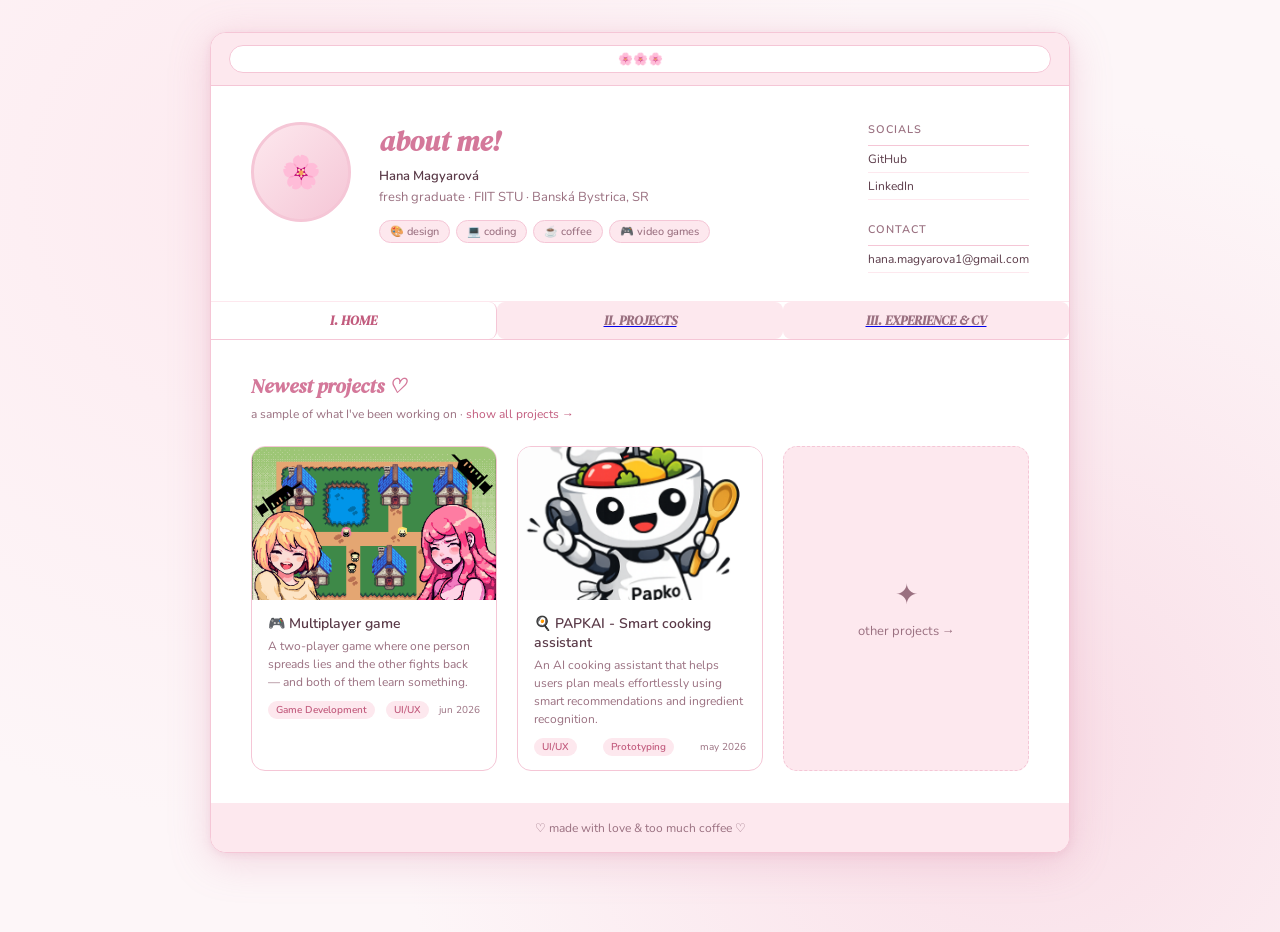
<file: index.html>
<!DOCTYPE html>
<html lang="sk">
<head>
  <meta charset="UTF-8" />
  <meta name="viewport" content="width=device-width, initial-scale=1.0" />
  <title>my blog ♡</title>
  <link rel="stylesheet" href="css/style.css" />
  <link rel="icon"
    href="data:image/svg+xml,<svg xmlns=%22http://www.w3.org/2000/svg%22 viewBox=%220 0 100 100%22><text y=%22.9em%22 font-size=%2290%22>🌸</text></svg>">
  <style>
    /* little extras for the landing page */
    .mood-row {
      padding: 18px 40px;
      display: flex;
      gap: 28px;
      border-bottom: 1.5px solid var(--pink-light);
      background: var(--white);
    }

    .mood-box {
      flex: 1;
      background: var(--pink-light);
      border: 1px solid var(--pink-mid);
      border-radius: 12px;
      padding: 12px 16px;
    }

    .mood-box .mood-label {
      font-size: 11px;
      font-weight: 700;
      color: var(--rose);
      margin-bottom: 4px;
      display: flex;
      align-items: center;
      justify-content: space-between;
    }

    .mood-box .mood-time {
      font-size: 10px;
      color: var(--text-light);
      font-weight: 400;
    }

    .mood-box .mood-text {
      font-size: 12px;
      color: var(--text);
      line-height: 1.5;
    }

    .mood-box .mood-actions {
      font-size: 10px;
      color: var(--text-light);
      margin-top: 6px;
    }

    .playlist-strip {
      padding: 16px 40px;
      border-bottom: 1.5px solid var(--pink-light);
      display: flex;
      align-items: center;
      gap: 16px;
    }

    .playlist-label {
      font-size: 12px;
      font-weight: 700;
      color: var(--rose);
      white-space: nowrap;
      display: flex;
      align-items: center;
      gap: 6px;
    }

    .playlist-songs {
      display: flex;
      gap: 10px;
      overflow-x: auto;
      scrollbar-width: none;
    }
    .playlist-songs::-webkit-scrollbar { display: none; }

    .song-chip {
      background: var(--pink-light);
      border: 1px solid var(--pink-mid);
      border-radius: 20px;
      padding: 4px 12px;
      font-size: 11px;
      white-space: nowrap;
      color: var(--text);
    }
  </style>
</head>
<body>

<div class="browser-frame">

  <!-- Browser chrome -->
    <div class="browser-chrome">
    <div class="url-bar">🌸🌸🌸</div>
  </div>

  <!-- Hero / About Me -->
  <div class="hero">
    <div class="avatar-placeholder">🌸</div>

    <div class="hero-info">
      <h1>about me!</h1>
      <p class="tagline">
        <span>Hana Magyarová</span><br>
        fresh graduate ·
        FIIT STU · Banská Bystrica, SR
      </p>
      <div class="hero-tags">
        <span class="tag">🎨 design</span>
        <span class="tag">💻 coding</span>
        <span class="tag">☕ coffee</span>
        <span class="tag">🎮 video games</span>
      </div>
    </div>

    <div class="hero-socials">
      <h3>socials</h3>
      <ul>
        <li><a href="https://github.com/allky">GitHub</a></li>
        <li><a href="https://www.linkedin.com/in/hana-magyarov%C3%A1-569618418/?skipRedirect=true">LinkedIn</a></li>
      </ul>
      <br>
      <h3>contact</h3>
      <ul>
        <li><a href="#">hana.magyarova1@gmail.com</a></li>
      </ul>
    </div>
  </div>


  <!-- Tabs -->
  <div class="section-tabs">
                <div class="section-tab active">I. HOME</div>
                <a href="projekty.html"><div class="section-tab">II. PROJECTS</div></a>
                <a href="cv.html"><div class="section-tab">III. EXPERIENCE & CV</div></a>
                
            </div>


  <!-- Projects preview -->
  <div class="projects-section">
    <h2>Newest projects ♡</h2>
    <p class="section-subtitle">a sample of what I've been working on · <a href="projekty.html" style="color:var(--rose); text-decoration:none;">show all projects →</a></p>

    <div class="projects-grid">

      <a href="projects/projekt-3.html" class="project-card">
        <div class="project-thumb">
          <img src="images/hra.png" alt="screenshot projektu" />
        </div>
        <div class="project-body">
          <h3>🎮 Multiplayer game</h3>
          <p>A two-player game where one person spreads lies and the other fights back — and both of them learn something.</p>
          <div class="project-meta">
            <span class="project-tag">Game Development</span>
            <span class="project-tag">UI/UX</span>
            <span class="project-date">jun 2026</span>
          </div>
        </div>
      </a>

      <a href="projects/projekt-1.html" class="project-card">
        <div class="project-thumb">
          <img src="images/papko.png" alt="screenshot projektu" />
        </div>
        <div class="project-body">
          <h3>🍳 PAPKAI - Smart cooking assistant</h3>
          <p>An AI cooking assistant that helps users plan meals effortlessly using smart recommendations and ingredient recognition.</p>
          <div class="project-meta">
            <span class="project-tag">UI/UX</span>
            <span class="project-tag">Prototyping</span>
            <span class="project-date">may 2026</span>
          </div>
        </div>
      </a>

      <a href="projekty.html" class="project-card" style="background:var(--pink-light); border-style:dashed; display:flex; align-items:center; justify-content:center; min-height:160px; text-align:center;">
        <div style="color:var(--text-light); font-size:13px;">
          <div style="font-size:28px; margin-bottom:8px;">✦</div>
          other projects →
        </div>
      </a>

    </div>
  </div>

  <div class="site-footer">
    ♡ made with love &amp; too much coffee ♡
  </div>

</div>

</body>
</html>
</file>
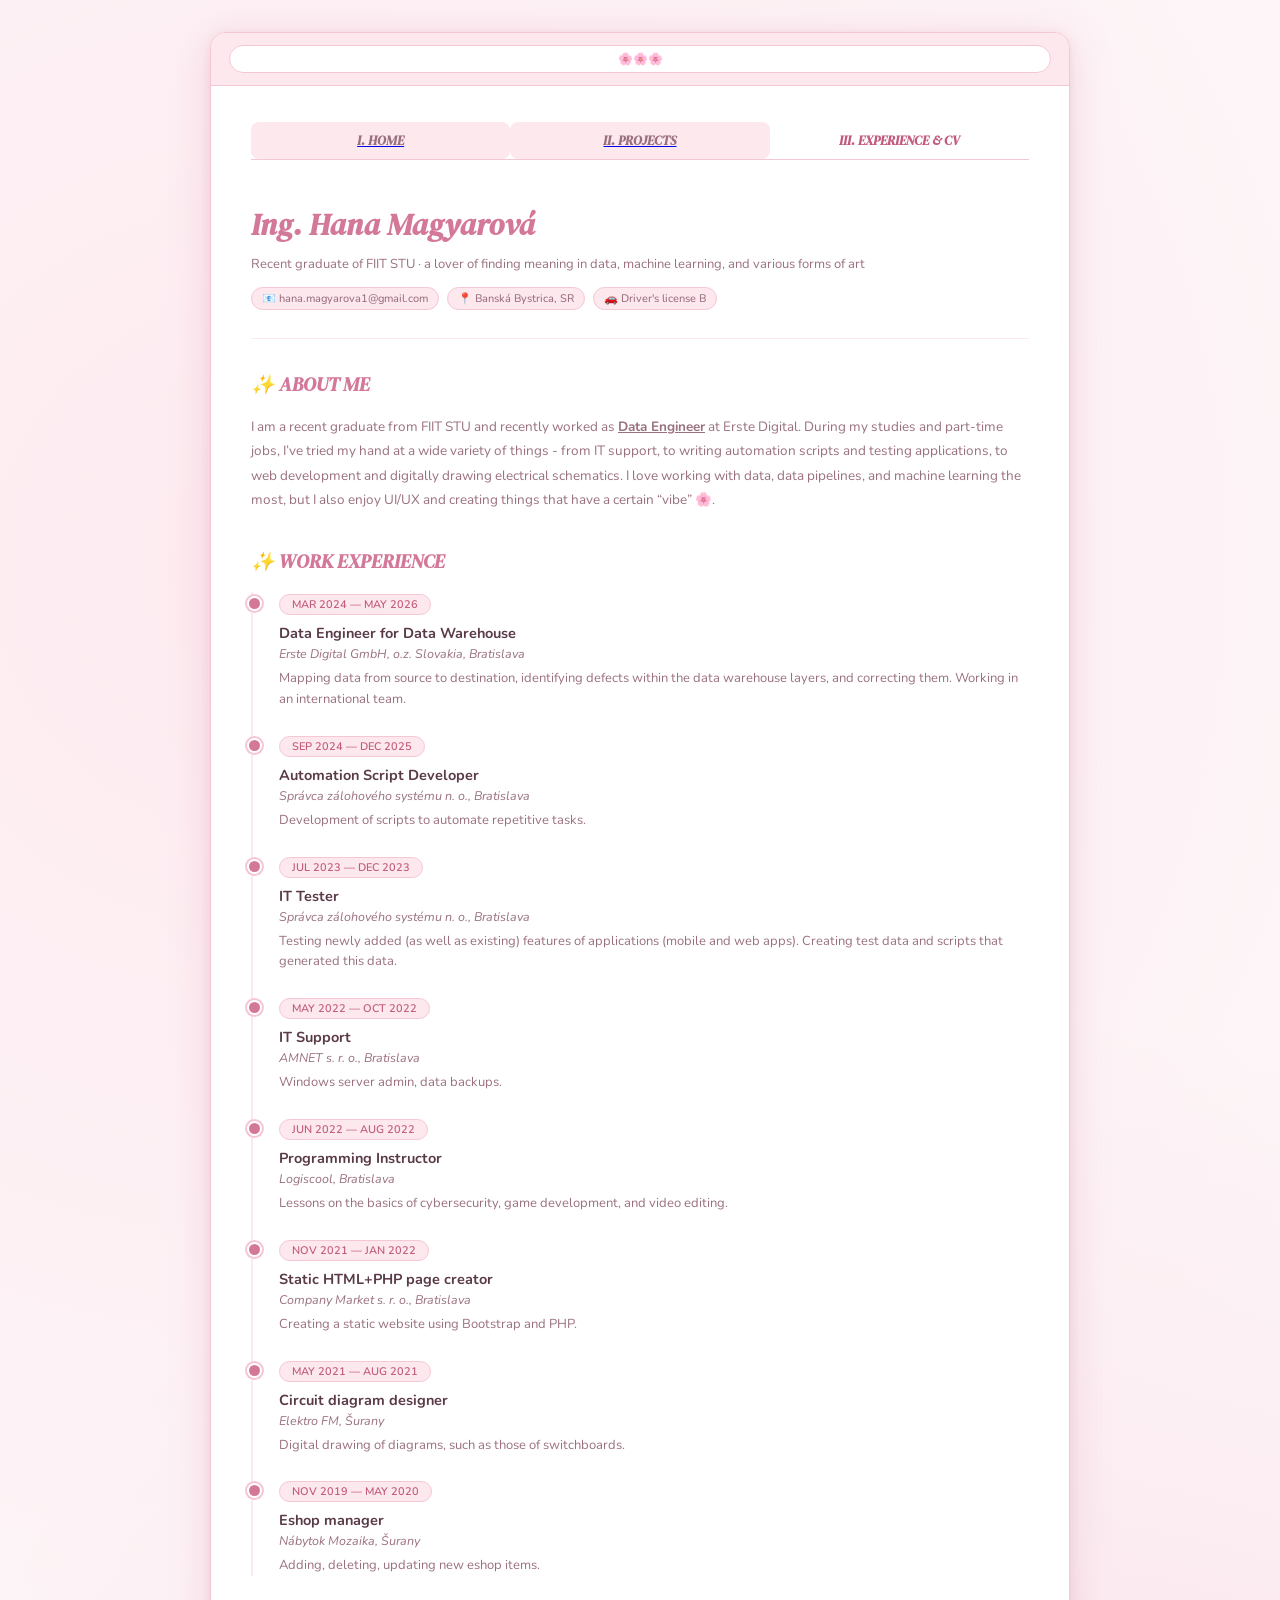
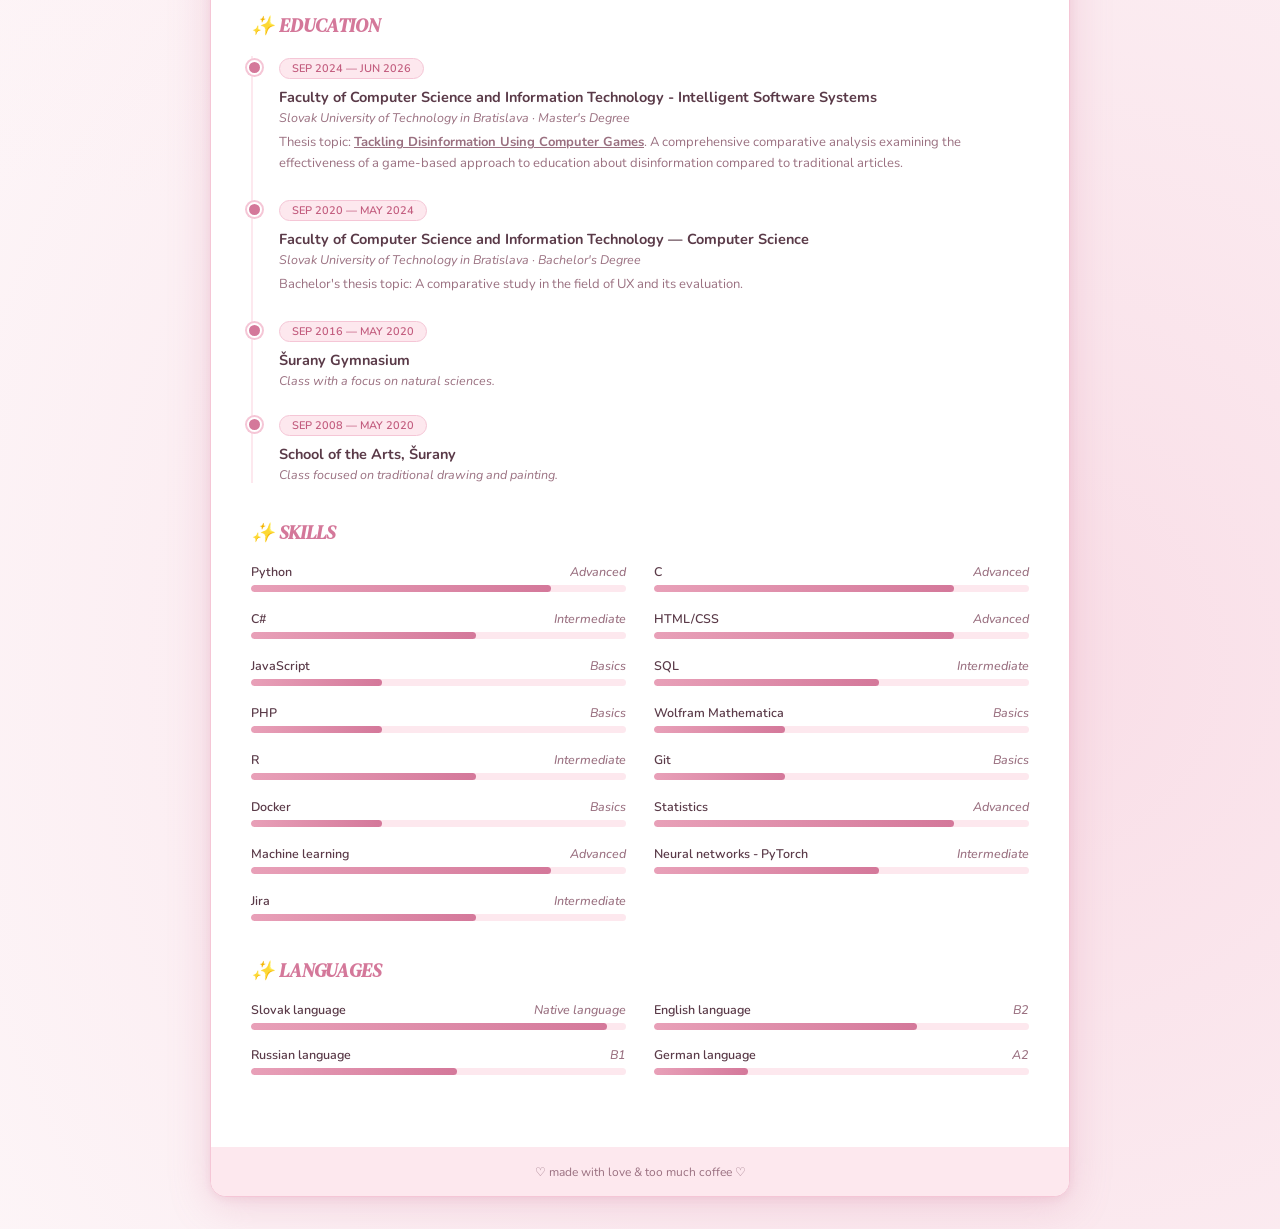
<file: cv.html>
<!DOCTYPE html>
<html lang="sk">

<head>
    <meta charset="UTF-8" />
    <meta name="viewport" content="width=device-width, initial-scale=1.0" />
    <title>EXPERIENCE & CV</title>
    <link rel="stylesheet" href="css/style.css" />
    <link rel="icon"
        href="data:image/svg+xml,<svg xmlns=%22http://www.w3.org/2000/svg%22 viewBox=%220 0 100 100%22><text y=%22.9em%22 font-size=%2290%22>🌸</text></svg>">

    <style>
        /* ── CV-specific styling, doplnené k existujúcemu style.css ── */
        .cv-wrapper {
            padding: 36px 40px;
        }

        .cv-header {
            display: grid;
            grid-template-columns: auto 1fr;
            gap: 28px;
            align-items: center;
            margin-bottom: 32px;
            padding-bottom: 28px;
            border-bottom: 1.5px solid var(--pink-light);
        }

        .cv-avatar {
            width: 110px;
            height: 110px;
            border-radius: 50%;
            object-fit: cover;
            border: 3px solid var(--pink-mid);
            display: block;
        }

        .cv-header h1 {
            font-family: 'DM Serif Display', serif;
            font-size: 30px;
            color: var(--pink-accent);
            font-style: italic;
            margin-bottom: 8px;
        }

        .cv-header .cv-subtitle {
            font-size: 13px;
            color: var(--text-light);
            line-height: 1.7;
        }

        .cv-header .cv-subtitle b {
            color: var(--text);
            font-weight: 600;
        }

        .cv-contact-row {
            display: flex;
            flex-wrap: wrap;
            gap: 8px;
            margin-top: 12px;
        }

        .cv-section {
            margin-bottom: 36px;
        }

        .cv-section h2 {
            font-family: 'DM Serif Display', serif;
            font-size: 19px;
            color: var(--pink-accent);
            font-style: italic;
            margin-bottom: 18px;
        }

        /* ── Timeline pre pracovné skúsenosti a vzdelanie ── */
        .cv-timeline {
            position: relative;
            padding-left: 26px;
            border-left: 2px solid var(--pink-light);
        }

        .cv-item {
            position: relative;
            margin-bottom: 24px;
        }

        .cv-item:last-child {
            margin-bottom: 0;
        }

        .cv-item::before {
            content: '';
            position: absolute;
            left: -32px;
            top: 4px;
            width: 11px;
            height: 11px;
            border-radius: 50%;
            background: var(--pink-accent);
            border: 2px solid var(--white);
            box-shadow: 0 0 0 2px var(--pink-mid);
        }

        .cv-item-date {
            display: inline-block;
            background: var(--pink-light);
            border: 1px solid var(--pink-mid);
            border-radius: 20px;
            padding: 2px 12px;
            font-size: 11px;
            color: var(--rose);
            font-weight: 600;
            margin-bottom: 8px;
        }

        .cv-item h3 {
            font-size: 14.5px;
            font-weight: 700;
            color: var(--text);
            margin-bottom: 2px;
        }

        .cv-item .cv-item-org {
            font-size: 12.5px;
            color: var(--text-light);
            font-style: italic;
            margin-bottom: 6px;
        }

        .cv-item p {
            font-size: 13px;
            color: var(--text-light);
            line-height: 1.6;
        }

        /* ── Skill bars ── */
        .skills-grid {
            display: grid;
            grid-template-columns: repeat(2, 1fr);
            gap: 18px 28px;
        }

        .skill-block {
            display: flex;
            flex-direction: column;
            gap: 5px;
        }

        .skill-label {
            display: flex;
            justify-content: space-between;
            font-size: 12.5px;
            color: var(--text);
            font-weight: 600;
        }

        .skill-label span.level {
            font-weight: 500;
            color: var(--text-light);
            font-style: italic;
        }

        .skill-bar-track {
            width: 100%;
            height: 7px;
            background: var(--pink-light);
            border-radius: 10px;
            overflow: hidden;
        }

        .skill-bar-fill {
            height: 100%;
            border-radius: 10px;
            background: linear-gradient(90deg, var(--pink-dark), var(--pink-accent));
        }

        /* ── Jazyky ako menšie bary ── */
        .lang-grid {
            display: grid;
            grid-template-columns: repeat(2, 1fr);
            gap: 16px 28px;
        }

        @media (max-width: 620px) {
            .cv-wrapper {
                padding: 24px 20px;
            }

            .cv-header {
                grid-template-columns: 1fr;
                text-align: center;
                justify-items: center;
            }

            .cv-contact-row {
                justify-content: center;
            }

            .skills-grid,
            .lang-grid {
                grid-template-columns: 1fr;
            }
        }
    </style>
</head>

<body>

    <div class="browser-frame">

        <!-- Browser chrome -->
        <div class="browser-chrome">
            <div class="url-bar">🌸🌸🌸</div>
        </div>

        <div class="cv-wrapper">

            

              <div class="section-tabs">
    <a href="index.html"><div class="section-tab">I. HOME</div></a>
    <a href="projekty.html"><div class="section-tab">II. PROJECTS</div></a>
    <div class="section-tab active">III. EXPERIENCE & CV</div>
  </div>

            <br><br>
            <!-- Header -->
            <div class="cv-header">
                
                <div>

                    <h1>Ing. Hana Magyarová</h1>
                    <p class="cv-subtitle">
                        Recent graduate of FIIT STU ·
                        a lover of finding meaning in data, machine learning, and various forms of art
                    </p>
                    <div class="cv-contact-row">
                        <span class="tag">📧 hana.magyarova1@gmail.com</span>
                        <span class="tag">📍 Banská Bystrica, SR</span>
                        <span class="tag">🚗 Driver's license B</span>
                    </div>
                </div>
            </div>

            <!-- O mne -->
            <div class="cv-section">
                <h2>✨ ABOUT ME</h2>
                <p style="font-size: 13.5px; color: var(--text-light); line-height: 1.8;">
                    I am a recent graduate from FIIT STU and recently worked as
                    <b class="bold-underline">Data Engineer</b> at Erste Digital. During my studies and part-time jobs, I’ve tried my hand at
                    a wide variety of things - from IT support, to writing automation scripts and testing applications,
                    to web development and digitally drawing electrical schematics. I love working with data,
                    data pipelines, and machine learning the most, but I also enjoy UI/UX and creating things that have a certain “vibe” 🌸.
                </p>
            </div>

            <!-- Pracovné skúsenosti -->
            <div class="cv-section">
                <h2>✨ WORK EXPERIENCE</h2>
                <div class="cv-timeline">

                    <div class="cv-item">
                        <span class="cv-item-date">MAR 2024 — MAY 2026</span>
                        <h3>Data Engineer for Data Warehouse</h3>
                        <div class="cv-item-org">Erste Digital GmbH, o.z. Slovakia, Bratislava</div>
                        <p>Mapping data from source to destination, identifying defects within the data warehouse layers, and
                            correcting them. Working in an international team.</p>
                    </div>

                    <div class="cv-item">
                        <span class="cv-item-date">SEP 2024 — DEC 2025</span>
                        <h3>Automation Script Developer</h3>
                        <div class="cv-item-org">Správca zálohového systému n. o., Bratislava</div>
                        <p>Development of scripts to automate repetitive tasks.</p>
                    </div>

                    <div class="cv-item">
                        <span class="cv-item-date">JUL 2023 — DEC 2023</span>
                        <h3>IT Tester</h3>
                        <div class="cv-item-org">Správca zálohového systému n. o., Bratislava</div>
                        <p>Testing newly added (as well as existing) features of applications (mobile and web apps). Creating
                            test data and scripts that generated this data.</p>
                    </div>

                    <div class="cv-item">
                        <span class="cv-item-date">MAY 2022 — OCT 2022</span>
                        <h3>IT Support</h3>
                        <div class="cv-item-org">AMNET s. r. o., Bratislava</div>
                        <p>Windows server admin, data backups.</p>
                    </div>

                    <div class="cv-item">
                        <span class="cv-item-date">JUN 2022 — AUG 2022</span>
                        <h3>Programming Instructor</h3>
                        <div class="cv-item-org">Logiscool, Bratislava</div>
                        <p>Lessons on the basics of cybersecurity, game development, and video editing.</p>
                    </div>

                    <div class="cv-item">
                        <span class="cv-item-date">NOV 2021 — JAN 2022</span>
                        <h3>Static HTML+PHP page creator</h3>
                        <div class="cv-item-org">Company Market s. r. o., Bratislava</div>
                        <p>Creating a static website using Bootstrap and PHP.</p>
                    </div>

                    <div class="cv-item">
                        <span class="cv-item-date">MAY 2021 — AUG 2021</span>
                        <h3>Circuit diagram designer</h3>
                        <div class="cv-item-org">Elektro FM, Šurany</div>
                        <p>Digital drawing of diagrams, such as those of switchboards.</p>
                    </div>

                    <div class="cv-item">
                        <span class="cv-item-date">NOV 2019 — MAY 2020</span>
                        <h3>Eshop manager</h3>
                        <div class="cv-item-org">Nábytok Mozaika, Šurany</div>
                        <p>Adding, deleting, updating new eshop items.</p>
                    </div>

                </div>
            </div>

            <!-- Vzdelanie -->
            <div class="cv-section">
                <h2>✨ EDUCATION</h2>
                <div class="cv-timeline">

                    <div class="cv-item">
                        <span class="cv-item-date">SEP 2024 — JUN 2026</span>
                        <h3>Faculty of Computer Science and Information Technology - Intelligent Software Systems</h3>
                        <div class="cv-item-org">Slovak University of Technology in Bratislava · Master's Degree</div>
                        <p>Thesis topic: <b class="bold-underline">Tackling Disinformation Using Computer
                                Games</b>. A comprehensive comparative analysis examining the effectiveness of a game-based approach to
                            education about disinformation compared to traditional articles.</p>
                    </div>

                    <div class="cv-item">
                        <span class="cv-item-date">SEP 2020 — MAY 2024</span>
                        <h3>Faculty of Computer Science and Information Technology — Computer Science</h3>
                        <div class="cv-item-org">Slovak University of Technology in Bratislava · Bachelor's Degree</div>
                        <p>Bachelor's thesis topic: A comparative study in the field of UX and its evaluation.</p>
                    </div>

                    <div class="cv-item">
                        <span class="cv-item-date">SEP 2016 — MAY 2020</span>
                        <h3>Šurany Gymnasium</h3>
                        <div class="cv-item-org">Class with a focus on natural sciences.</div>
                    </div>

                    <div class="cv-item">
                        <span class="cv-item-date">SEP 2008 — MAY 2020</span>
                        <h3>School of the Arts, Šurany</h3>
                        <div class="cv-item-org">Class focused on traditional drawing and painting.</div>
                    </div>

                </div>
            </div>

            <!-- Znalosti -->
            <div class="cv-section">
                <h2>✨ SKILLS</h2>
                <div class="skills-grid">

                    <div class="skill-block">
                        <div class="skill-label"><span>Python</span><span class="level">Advanced</span></div>
                        <div class="skill-bar-track"><div class="skill-bar-fill" style="width: 80%;"></div></div>
                    </div>

                    <div class="skill-block">
                        <div class="skill-label"><span>C</span><span class="level">Advanced</span></div>
                        <div class="skill-bar-track"><div class="skill-bar-fill" style="width: 80%;"></div></div>
                    </div>

                    <div class="skill-block">
                        <div class="skill-label"><span>C#</span><span class="level">Intermediate</span></div>
                        <div class="skill-bar-track"><div class="skill-bar-fill" style="width: 60%;"></div></div>
                    </div>

                    <div class="skill-block">
                        <div class="skill-label"><span>HTML/CSS</span><span class="level">Advanced</span></div>
                        <div class="skill-bar-track"><div class="skill-bar-fill" style="width: 80%;"></div></div>
                    </div>

                    <div class="skill-block">
                        <div class="skill-label"><span>JavaScript</span><span class="level">Basics</span></div>
                        <div class="skill-bar-track"><div class="skill-bar-fill" style="width: 35%;"></div></div>
                    </div>

                    <div class="skill-block">
                        <div class="skill-label"><span>SQL</span><span class="level">Intermediate</span></div>
                        <div class="skill-bar-track"><div class="skill-bar-fill" style="width: 60%;"></div></div>
                    </div>

                    <div class="skill-block">
                        <div class="skill-label"><span>PHP</span><span class="level">Basics</span></div>
                        <div class="skill-bar-track"><div class="skill-bar-fill" style="width: 35%;"></div></div>
                    </div>

                    <div class="skill-block">
                        <div class="skill-label"><span>Wolfram Mathematica</span><span class="level">Basics</span></div>
                        <div class="skill-bar-track"><div class="skill-bar-fill" style="width: 35%;"></div></div>
                    </div>

                    <div class="skill-block">
                        <div class="skill-label"><span>R</span><span class="level">Intermediate</span></div>
                        <div class="skill-bar-track"><div class="skill-bar-fill" style="width: 60%;"></div></div>
                    </div>

                    <div class="skill-block">
                        <div class="skill-label"><span>Git</span><span class="level">Basics</span></div>
                        <div class="skill-bar-track"><div class="skill-bar-fill" style="width: 35%;"></div></div>
                    </div>

                    <div class="skill-block">
                        <div class="skill-label"><span>Docker</span><span class="level">Basics</span></div>
                        <div class="skill-bar-track"><div class="skill-bar-fill" style="width: 35%;"></div></div>
                    </div>

                    <div class="skill-block">
                        <div class="skill-label"><span>Statistics</span><span class="level">Advanced</span></div>
                        <div class="skill-bar-track"><div class="skill-bar-fill" style="width: 80%;"></div></div>
                    </div>

                    <div class="skill-block">
                        <div class="skill-label"><span>Machine learning</span><span class="level">Advanced</span></div>
                        <div class="skill-bar-track"><div class="skill-bar-fill" style="width: 80%;"></div></div>
                    </div>

                    <div class="skill-block">
                        <div class="skill-label"><span>Neural networks - PyTorch</span><span class="level">Intermediate</span></div>
                        <div class="skill-bar-track"><div class="skill-bar-fill" style="width: 60%;"></div></div>
                    </div>

                    <div class="skill-block">
                        <div class="skill-label"><span>Jira</span><span class="level">Intermediate</span></div>
                        <div class="skill-bar-track"><div class="skill-bar-fill" style="width: 60%;"></div></div>
                    </div>

                </div>
            </div>

            <!-- Jazyky -->
            <div class="cv-section">
                <h2>✨ LANGUAGES</h2>
                <div class="lang-grid">

                    <div class="skill-block">
                        <div class="skill-label"><span>Slovak language</span><span class="level">Native language</span></div>
                        <div class="skill-bar-track"><div class="skill-bar-fill" style="width: 95%;"></div></div>
                    </div>

                    <div class="skill-block">
                        <div class="skill-label"><span>English language</span><span class="level">B2</span></div>
                        <div class="skill-bar-track"><div class="skill-bar-fill" style="width: 70%;"></div></div>
                    </div>

                    <div class="skill-block">
                        <div class="skill-label"><span>Russian language</span><span class="level">B1</span></div>
                        <div class="skill-bar-track"><div class="skill-bar-fill" style="width: 55%;"></div></div>
                    </div>

                    <div class="skill-block">
                        <div class="skill-label"><span>German language</span><span class="level">A2</span></div>
                        <div class="skill-bar-track"><div class="skill-bar-fill" style="width: 25%;"></div></div>
                    </div>

                </div>
            </div>

        </div>

        <div class="site-footer">
            ♡ made with love &amp; too much coffee ♡
        </div>

    </div>

</body>

</html>
</file>
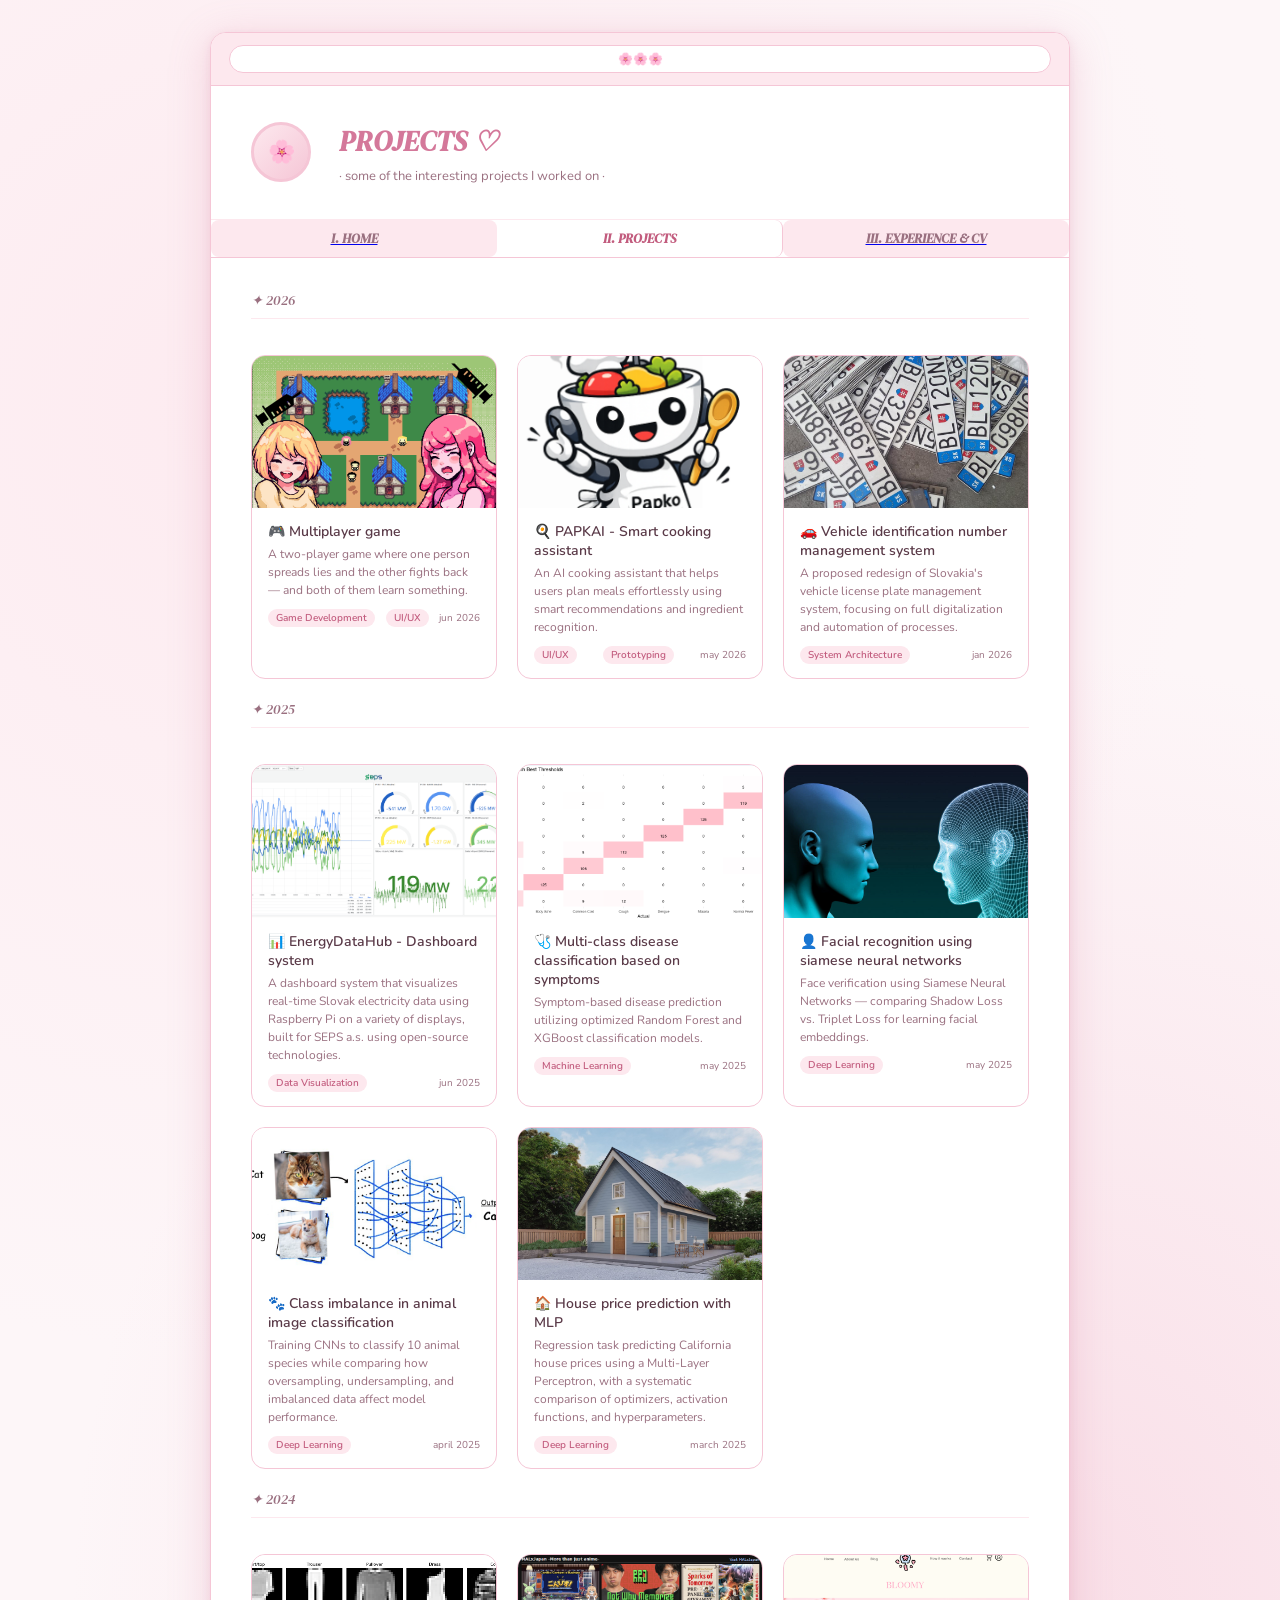
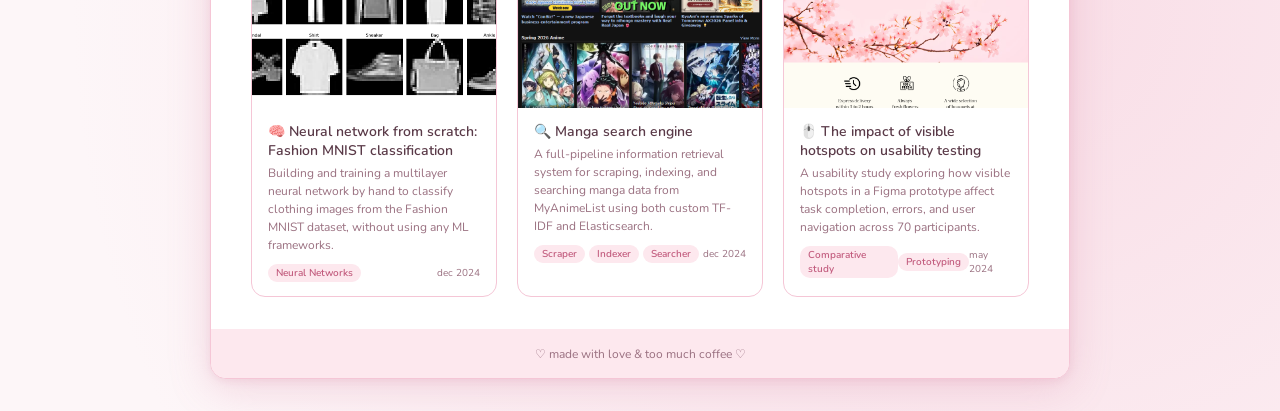
<file: projekty.html>
<!DOCTYPE html>
<html lang="sk">
<head>
  <meta charset="UTF-8" />
  <meta name="viewport" content="width=device-width, initial-scale=1.0" />
  <title>projects ♡</title>
  <link rel="stylesheet" href="css/style.css" />
  <link rel="icon"
    href="data:image/svg+xml,<svg xmlns=%22http://www.w3.org/2000/svg%22 viewBox=%220 0 100 100%22><text y=%22.9em%22 font-size=%2290%22>🌸</text></svg>">
  <style>
    .filter-row {
      padding: 16px 40px;
      display: flex;
      gap: 8px;
      flex-wrap: wrap;
      border-bottom: 1.5px solid var(--pink-light);
    }

    .filter-btn {
      background: var(--pink-light);
      border: 1px solid var(--pink-mid);
      border-radius: 20px;
      padding: 5px 14px;
      font-size: 12px;
      color: var(--text-light);
      cursor: pointer;
      font-family: 'Nunito', sans-serif;
      font-weight: 600;
      transition: all 0.2s;
    }

    .filter-btn:hover,
    .filter-btn.active {
      background: var(--pink-accent);
      border-color: var(--pink-accent);
      color: var(--white);
    }

    .year-divider {
      font-family: 'DM Serif Display', serif;
      font-size: 14px;
      font-style: italic;
      color: var(--text-light);
      margin-bottom: 16px;
      padding-bottom: 8px;
      border-bottom: 1px solid var(--pink-light);
      grid-column: 1 / -1;
    }
  </style>
</head>
<body>

<div class="browser-frame">

  <!-- Browser chrome -->
  <div class="browser-chrome">
    <div class="url-bar">🌸🌸🌸</div>
  </div>

  <!-- Hero mini -->
  <div class="hero" style="padding-bottom: 20px;">
    <div class="avatar-placeholder" style="width:60px; height:60px; font-size:22px;">🌸</div>
    <div class="hero-info">
      <h1>PROJECTS ♡</h1>
      <p class="tagline">· some of the interesting projects I worked on ·</p>
    </div>
    <div></div>
  </div>

  <!-- Tabs -->
  <div class="section-tabs">
    <a href="index.html"><div class="section-tab">I. HOME</div></a>
    <div class="section-tab active">II. PROJECTS</div>
    <a href="cv.html"><div class="section-tab">III. EXPERIENCE & CV</div></a>
  </div>

  <!-- All projects -->
  <div class="projects-section">

    <div class="projects-grid">
      <div class="year-divider">✦ 2026</div>

      <a href="projects/projekt-3.html" class="project-card">
        <div class="project-thumb">
          <img src="images/hra.png" alt="screenshot projektu" />
        </div>
        <div class="project-body">
          <h3>🎮 Multiplayer game</h3>
          <p>A two-player game where one person spreads lies and the other fights back — and both of them learn something.</p>
          <div class="project-meta">
            <span class="project-tag">Game Development</span>
            <span class="project-tag">UI/UX</span>
            <span class="project-date">jun 2026</span>
          </div>
        </div>
      </a>

      <a href="projects/projekt-1.html" class="project-card">
        <div class="project-thumb">
          <img src="images/papko.png" alt="screenshot projektu" />
        </div>
        <div class="project-body">
          <h3>🍳 PAPKAI - Smart cooking assistant</h3>
          <p>An AI cooking assistant that helps users plan meals effortlessly using smart recommendations and ingredient recognition.</p>
          <div class="project-meta">
            <span class="project-tag">UI/UX</span>
            <span class="project-tag">Prototyping</span>
            <span class="project-date">may 2026</span>
          </div>
        </div>
      </a>

      <a href="projects/projekt-2.html" class="project-card">
        <div class="project-thumb">
          <img src="images/ecv.jpg" alt="ecv" />
        </div>
        <div class="project-body">
          <h3>🚗 Vehicle identification number management system</h3>
          <p>A proposed redesign of Slovakia's vehicle license plate management system, focusing on full digitalization and
          automation of processes.</p>
          <div class="project-meta">
            <span class="project-tag">System Architecture</span>
            <span class="project-date">jan 2026</span>
          </div>
        </div>
      </a>


      <div class="year-divider">✦ 2025</div>

      <a href="projects/projekt-4.html" class="project-card">
        <div class="project-thumb">
          <img src="images/dashboard.png" alt="dashboard" />
        </div>
        <div class="project-body">
          <h3>📊 EnergyDataHub - Dashboard system</h3>
          <p>A dashboard system that visualizes real-time Slovak electricity data using Raspberry Pi on a variety of displays, built for SEPS a.s. using
          open-source technologies.</p>
          <div class="project-meta">
            <span class="project-tag">Data Visualization</span>
            <span class="project-date">jun 2025</span>
          </div>
        </div>
      </a>

      <a href="projects/projekt-5.html" class="project-card">
        <div class="project-thumb">
          <img src="images/OZNAL_thumb.png" alt="oznal" />
        </div>
        <div class="project-body">
          <h3>🩺 Multi-class disease classification based on symptoms</h3>
          <p>Symptom-based disease prediction utilizing optimized Random Forest and XGBoost classification models.</p>
          <div class="project-meta">
            <span class="project-tag">Machine Learning</span>
            <span class="project-date">may 2025</span>
          </div>
        </div>
      </a>

      <a href="projects/projekt-6.html" class="project-card">
        <div class="project-thumb">
          <img src="images/facerec.png" alt="facerec" />
        </div>
        <div class="project-body">
          <h3>👤 Facial recognition using siamese neural networks</h3>
          <p>Face verification using Siamese Neural Networks — comparing Shadow Loss vs. Triplet Loss for learning facial embeddings.</p>
          <div class="project-meta">
            <span class="project-tag">Deep Learning</span>
            <span class="project-date">may 2025</span>
          </div>
        </div>
      </a>

      <a href="projects/projekt-7.html" class="project-card">
        <div class="project-thumb">
          <img src="images/cnn.png" alt="cnn" />
        </div>
        <div class="project-body">
          <h3>🐾 Class imbalance in animal image classification</h3>
          <p>Training CNNs to classify 10 animal species while comparing how oversampling, undersampling, and imbalanced data affect model performance.</p>
          <div class="project-meta">
            <span class="project-tag">Deep Learning</span>
            <span class="project-date">april 2025</span>
          </div>
        </div>
      </a>

      <a href="projects/projekt-8.html" class="project-card">
        <div class="project-thumb">
          <img src="images/image5.jpg" alt="houses" />
        </div>
        <div class="project-body">
          <h3>🏠 House price prediction with MLP</h3>
          <p>Regression task predicting California house prices using a Multi-Layer Perceptron, with a systematic comparison of optimizers, activation functions, and hyperparameters.</p>
          <div class="project-meta">
            <span class="project-tag">Deep Learning</span>
            <span class="project-date">march 2025</span>
          </div>
        </div>
      </a>

      <div class="year-divider">✦ 2024</div>

      <a href="projects/projekt-9.html" class="project-card">
        <div class="project-thumb">
          <img src="images/mnist.png" alt="mnist" />
        </div>
        <div class="project-body">
          <h3>🧠 Neural network from scratch: Fashion MNIST classification</h3>
          <p>Building and training a multilayer neural network by hand to classify clothing images from the Fashion MNIST dataset, without using any ML frameworks.</p>
          <div class="project-meta">
            <span class="project-tag">Neural Networks</span>
            <span class="project-date">dec 2024</span>
          </div>
        </div>
      </a>

      <a href="projects/projekt-10.html" class="project-card">
        <div class="project-thumb">
          <img src="images/vinf_cover.png" alt="vinf_cover" />
        </div>
        <div class="project-body">
          <h3>🔍 Manga search engine</h3>
          <p>A full-pipeline information retrieval system for scraping, indexing, and searching manga data from MyAnimeList using both custom TF-IDF and Elasticsearch.</p>
          <div class="project-meta">
            <span class="project-tag">Scraper</span>
            <span class="project-tag">Indexer</span>
            <span class="project-tag">Searcher</span>
            <span class="project-date">dec 2024</span>
          </div>
        </div>
      </a>

      <a href="projects/projekt-11.html" class="project-card">
        <div class="project-thumb">
          <img src="images/prototype.png" alt="prototype" />
        </div>
        <div class="project-body">
          <h3>🖱️ The impact of visible hotspots on usability testing</h3>
          <p>A usability study exploring how visible hotspots in a Figma prototype affect task completion, errors, and user navigation across 70 participants.</p>
          <div class="project-meta">
            <span class="project-tag">Comparative study</span>
            <span class="project-tag">Prototyping</span>
            <span class="project-date">may 2024</span>
          </div>
        </div>
      </a>


    </div>
  </div>

  <div class="site-footer">
    ♡ made with love &amp; too much coffee ♡
  </div>

</div>

<script>
  // Simple filter functionality
  const btns = document.querySelectorAll('.filter-btn');
  btns.forEach(btn => {
    btn.addEventListener('click', () => {
      btns.forEach(b => b.classList.remove('active'));
      btn.classList.add('active');
      // Tu môžeš pridať filtrovanie kariet podľa data-category atribútu
    });
  });
</script>

</body>
</html>
</file>
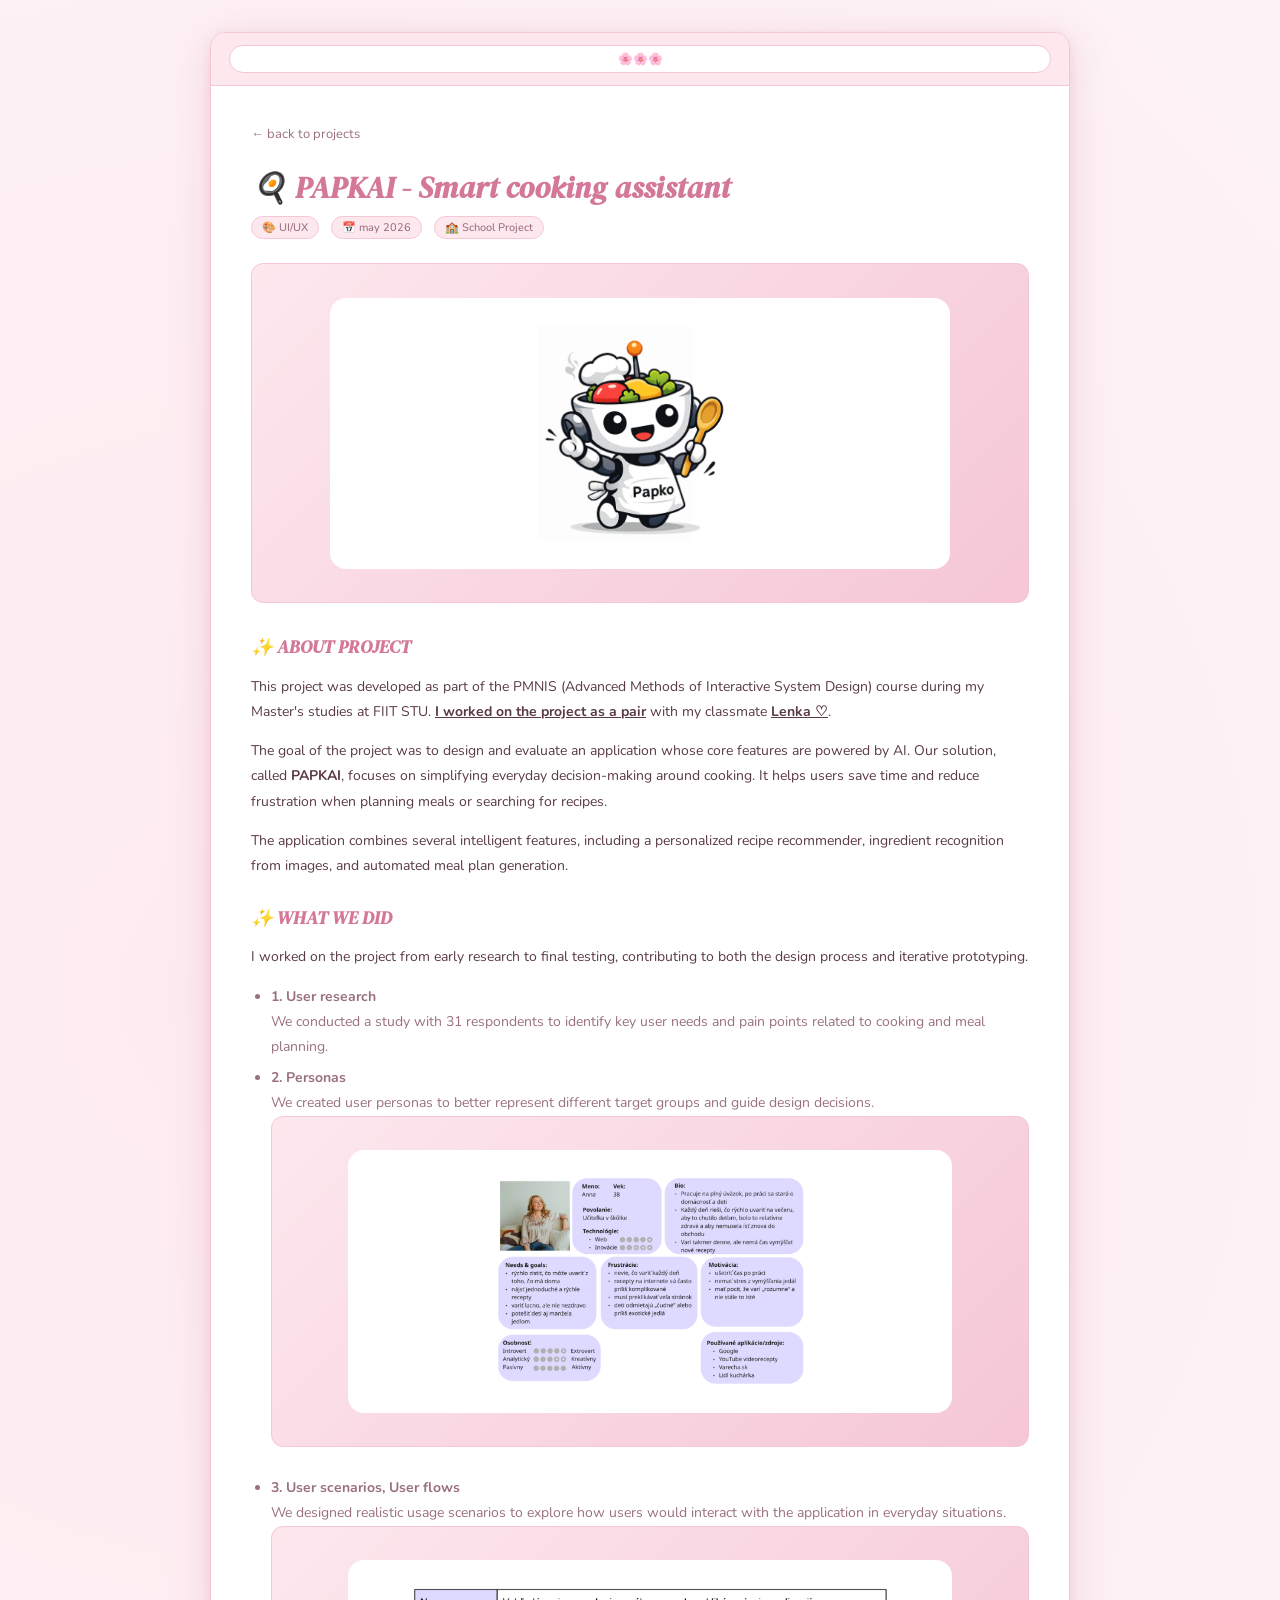
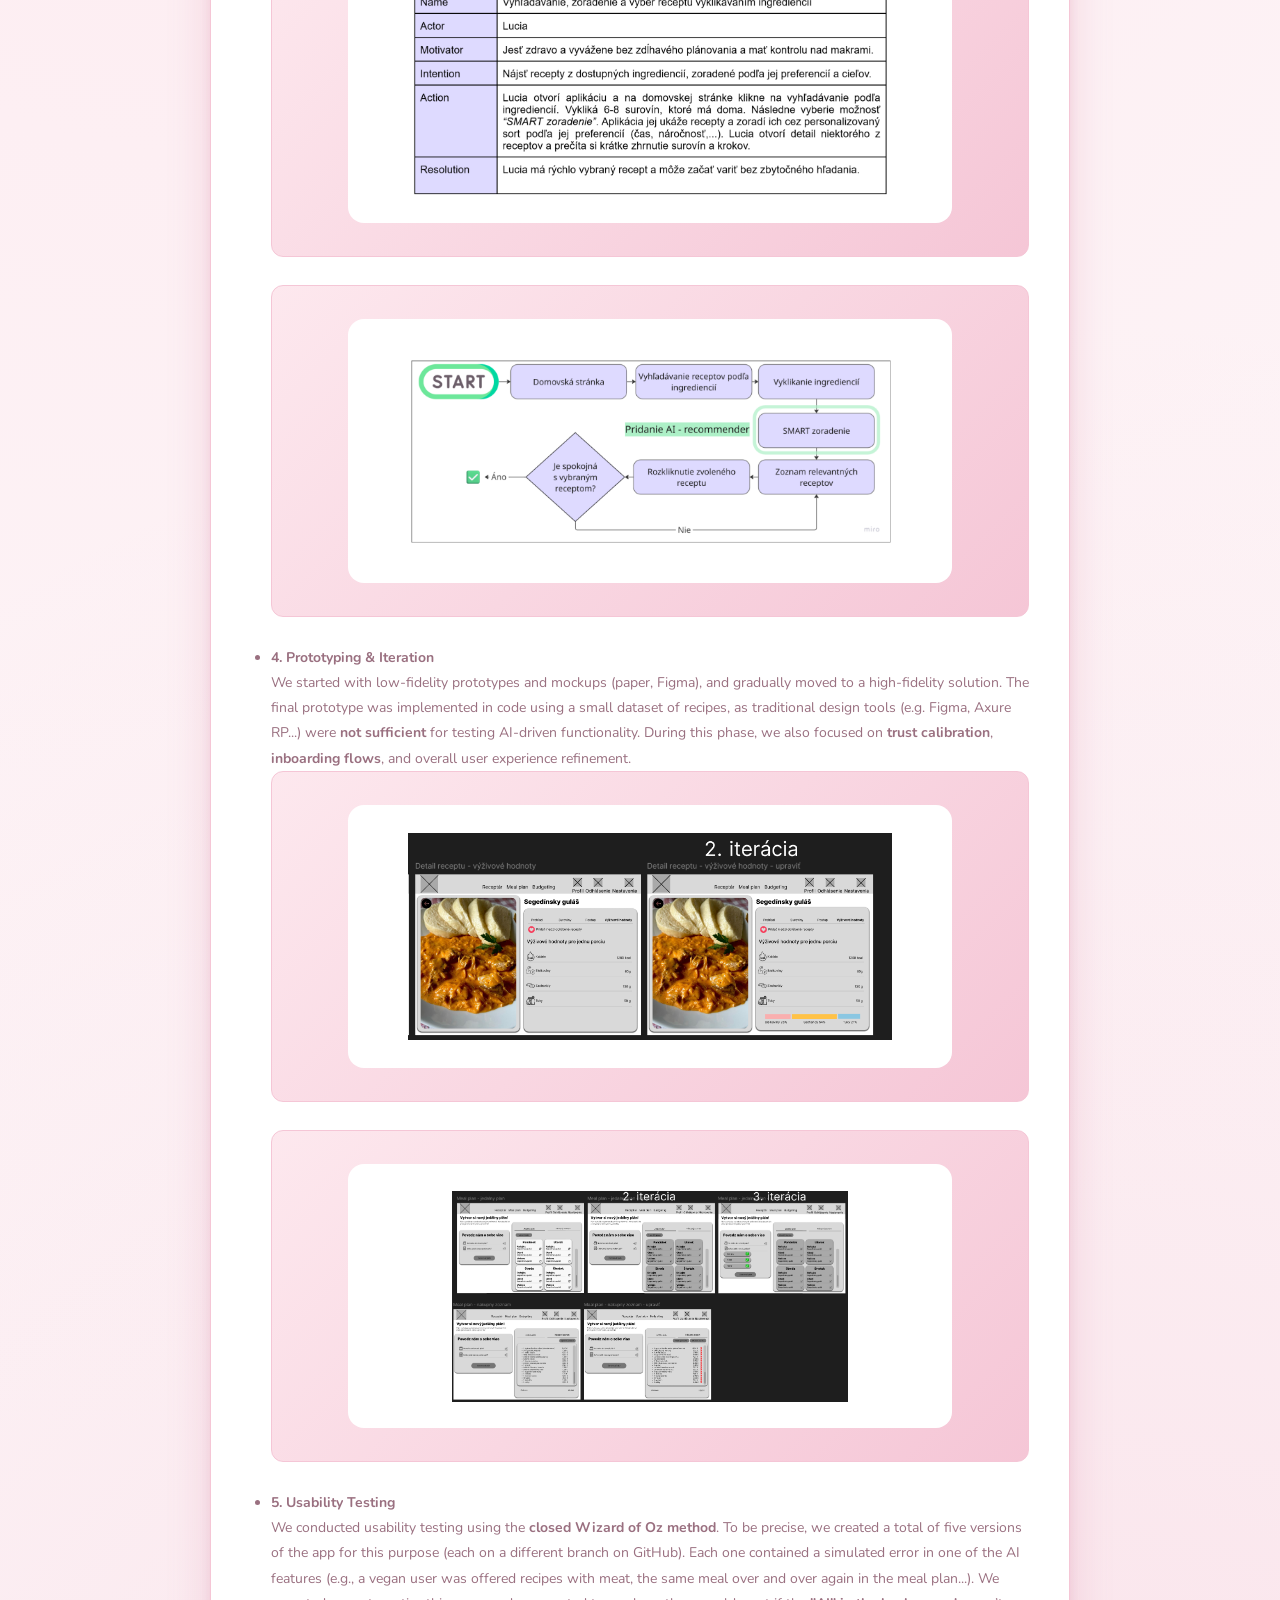
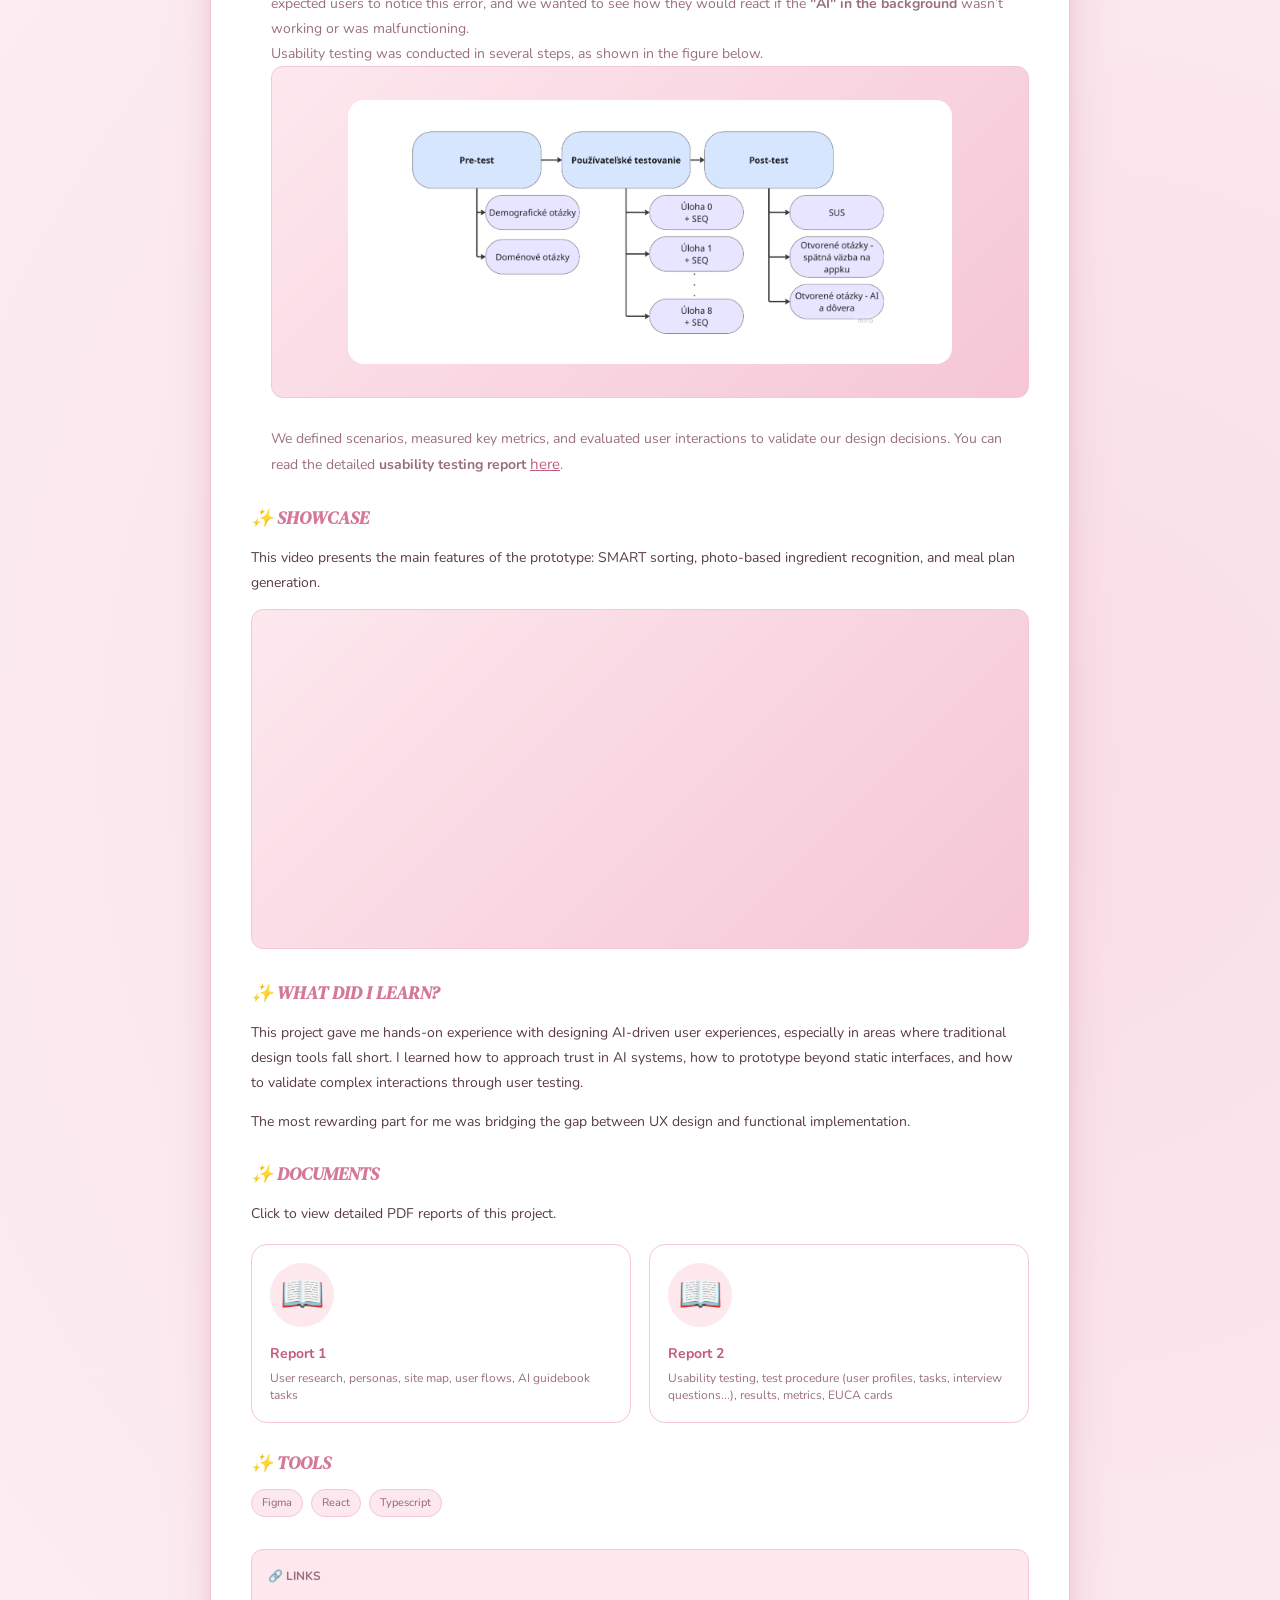
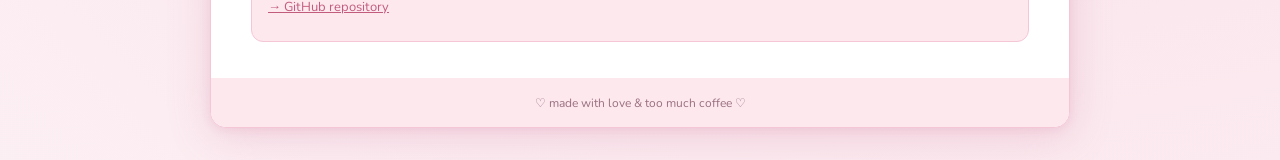
<file: projects/projekt-1.html>
<!DOCTYPE html>
<html lang="sk">
<head>
  <meta charset="UTF-8" />
  <meta name="viewport" content="width=device-width, initial-scale=1.0" />
  <title>🍳 PAPKAI - Smart cooking assistant</title>
  <link rel="stylesheet" href="../css/style.css" />
  <link rel="icon"
    href="data:image/svg+xml,<svg xmlns=%22http://www.w3.org/2000/svg%22 viewBox=%220 0 100 100%22><text y=%22.9em%22 font-size=%2290%22>🌸</text></svg>">
</head>
<body>

<div class="browser-frame">

  <!-- Browser chrome -->
  <div class="browser-chrome">
    <div class="url-bar">🌸🌸🌸</div>
  </div>

  <!-- Project detail -->
  <div class="project-detail">

    <a href="../projekty.html" class="back-link">← back to projects</a>

    <h1>🍳 PAPKAI - Smart cooking assistant</h1>

    <div class="detail-meta">
      <span class="tag">🎨 UI/UX</span>
      <span class="tag">📅 may 2026</span>
      <span class="tag">🏫 School Project</span>
    </div>

    <div class="detail-cover">
      <div class="img-wrapper">
        <img src="../images/papko.png" alt="screenshot projektu" />
      </div>
    </div>

<div class="detail-body">

  <h2>✨ ABOUT PROJECT</h2>
  <p>
    This project was developed as part of the PMNIS (Advanced Methods of Interactive System Design) course during my
    Master's studies at FIIT STU. <b class="bold-underline">I worked on the project as a pair</b> with my classmate <b class="bold-underline">Lenka ♡</b>.
  </p>
  <p>
    The goal of the project was to design and evaluate an application whose core features are powered by AI. Our
    solution, called <strong>PAPKAI</strong>, focuses on simplifying everyday decision-making around cooking. It helps
    users save time and reduce frustration when planning meals or searching for recipes.
  </p>
  <p>
    The application combines several intelligent features, including a personalized recipe recommender, ingredient
    recognition from images, and automated meal plan generation.
  </p>

  <h2>✨ WHAT WE DID</h2>
  <p>
    I worked on the project from early research to final testing, contributing to both the design process and iterative
    prototyping.
  </p>
  <ul>
    <li><strong>1. User research</strong><br>
      We conducted a study with 31 respondents to identify key user needs and pain points related to cooking and meal
      planning.
    </li>
    <li><strong>2. Personas</strong><br>
      We created user personas to better represent different target groups and guide design decisions.
          <div class="detail-cover">
            <div class="img-wrapper">
              <img src="../images/pesona.png" alt="persona" />
            </div>
          </div>
    </li>
    <li><strong>3. User scenarios, User flows</strong><br>
      We designed realistic usage scenarios to explore how users would interact with the application in everyday
      situations.
      <div class="detail-cover">
        <div class="img-wrapper">
          <img src="../images/user_scenario1.png" alt="US1" />
        </div>
      </div>

      <div class="detail-cover">
        <div class="img-wrapper">
          <img src="../images/user_scenario2.png" alt="US2" />
        </div>
      </div>
    </li>
    <li><strong>4. Prototyping & Iteration</strong><br>
      We started with low-fidelity prototypes and mockups (paper, Figma), and gradually moved to a high-fidelity solution. The final prototype was
      implemented in code using a small dataset of recipes, as traditional design tools (e.g. Figma, Axure RP...) were <strong>not
      sufficient</strong> for testing AI-driven functionality.
      During this phase, we also focused on <strong>trust calibration</strong>, <strong>inboarding flows</strong>, and overall user experience refinement.
      <div class="detail-cover">
        <div class="img-wrapper">
          <img src="../images/prototype1.png" alt="prototype1" />
        </div>
      </div>

      <div class="detail-cover">
        <div class="img-wrapper">
          <img src="../images/prototype2.png" alt="prototype2" />
        </div>
      </div>
    </li>
    <li><strong>5. Usability Testing</strong><br>
      We conducted usability testing using the <strong>closed Wizard of Oz method</strong>. To be precise, we created a total of five versions of the app for this purpose (each on a different branch on GitHub).
      Each one contained a simulated error in one of the AI features (e.g., a vegan user was offered recipes with meat, the
      same meal over and over again in the meal plan...). We expected users to notice this error, and we wanted to see how
      they would react if the <b>"AI" in the background</b> wasn’t working or was malfunctioning.
      <br>
      Usability testing was conducted in several steps, as shown in the figure below.
      
      <div class="detail-cover">
        <div class="img-wrapper">
          <img src="../images/procedure.png" alt="procedure" />
        </div>
      </div>
      
      We defined scenarios, measured key metrics, and evaluated user interactions to validate our design decisions. You can read the detailed <b>usability testing report</b>
      <a href="resources/PMNIS_protocol.pdf" target="_blank" rel="noopener noreferrer" style="color: var(--rose); font-size: 15px;">here</a>.
    </li>
  </ul>

  <h2>✨ SHOWCASE</h2>
<p>
  This video presents the main features of the prototype: SMART sorting, photo-based ingredient recognition, and meal
  plan generation.
</p>
<div class="detail-cover">
  <iframe width="560" height="315" src="https://www.youtube.com/embed/OYEZ_3Y5S64?si=TO4SkOMKkixBwRn1" title="YouTube video player" frameborder="0" allow="accelerometer; autoplay; clipboard-write; encrypted-media; gyroscope; picture-in-picture; web-share" referrerpolicy="strict-origin-when-cross-origin" allowfullscreen></iframe>

</div>


  <h2>✨ WHAT DID I LEARN?</h2>
  <p>
    This project gave me hands-on experience with designing AI-driven user experiences, especially in areas where
    traditional design tools fall short. I learned how to approach trust in AI systems, how to prototype beyond static
    interfaces, and how to validate complex interactions through user testing.
  </p>
  <p>
    The most rewarding part for me was bridging the gap between UX design and functional implementation.
  </p>

  <h2>✨ DOCUMENTS</h2>
  Click to view detailed PDF reports of this project.

  <div class="reports-grid">

    <a class="report-btn" href="resources/PMNIS_doc1.pdf" target="_blank">
      <div class="report-emoji">📖</div>
      <div class="report-content">
        <div class="report-title">Report 1</div>
        <div class="report-desc">
          User research, personas, site map, user flows, AI guidebook tasks
        </div>
      </div>
    </a>

    <a class="report-btn" href="resources/PMNIS_protocol.pdf" target="_blank">
      <div class="report-emoji">📖</div>
      <div class="report-content">
        <div class="report-title">Report 2</div>
        <div class="report-desc">
          Usability testing, test procedure (user profiles, tasks, interview questions...), results, metrics, EUCA cards
        </div>
      </div>
    </a>

  </div>

  <h2>✨ TOOLS</h2>
  <div style="display:flex; gap:8px; flex-wrap:wrap; margin-bottom:20px;">
    <span class="tag">Figma</span>
    <span class="tag">React</span>
    <span class="tag">Typescript</span>
    <!-- pridaj/uber podľa projektu -->
  </div>

  <div
    style="margin-top: 32px; padding: 16px; background: var(--pink-light); border-radius: 12px; border: 1px solid var(--pink-mid);">
    <div style="font-size: 12px; color: var(--text-light); margin-bottom: 8px; font-weight: 700;">🔗 LINKS</div>
    <a href="https://github.com/allky/PAPKAI---Smart-cooking-assistant" target="_blank" rel="noopener noreferrer" style="color: var(--rose); font-size: 13px; display:block; margin-bottom:6px;">→ GitHub repository</a>
  </div>

</div>
  </div>

  <div class="site-footer">
    ♡ made with love &amp; too much coffee ♡
  </div>

</div>

</body>
</html>
</file>
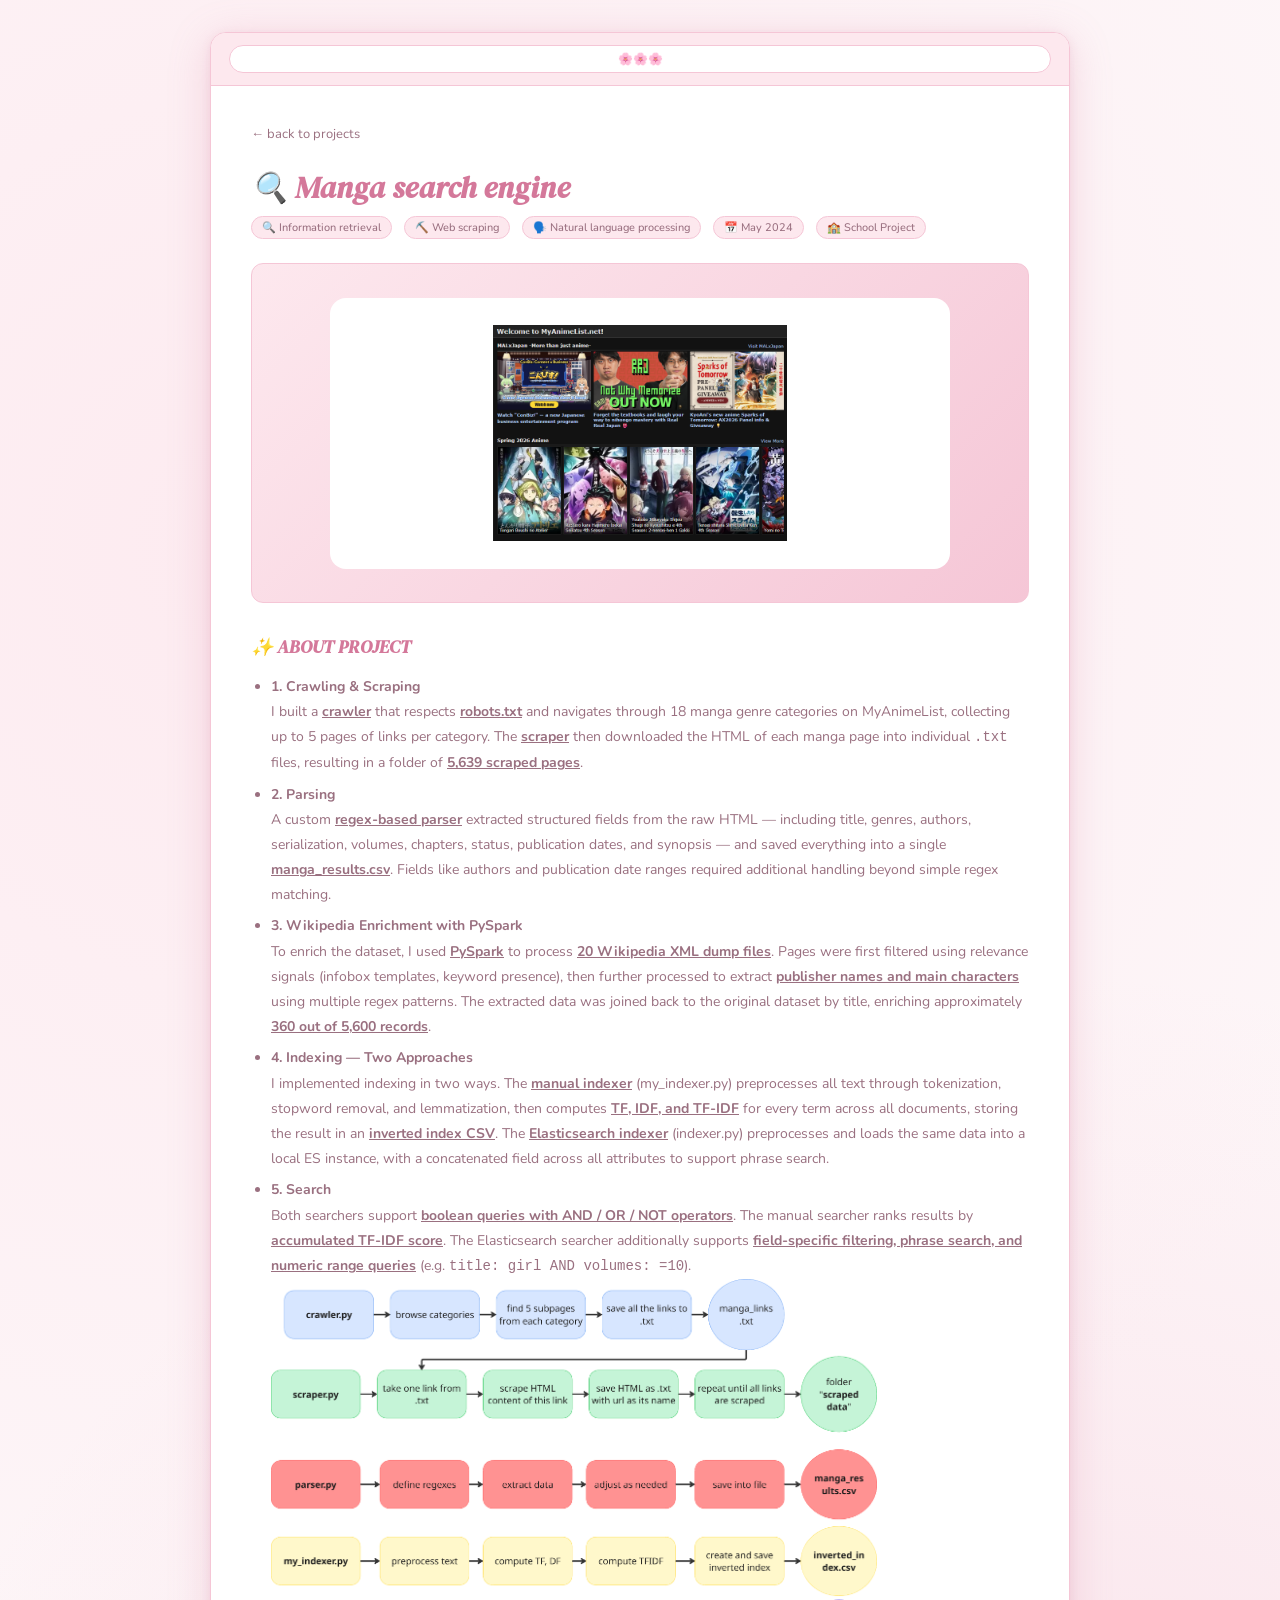
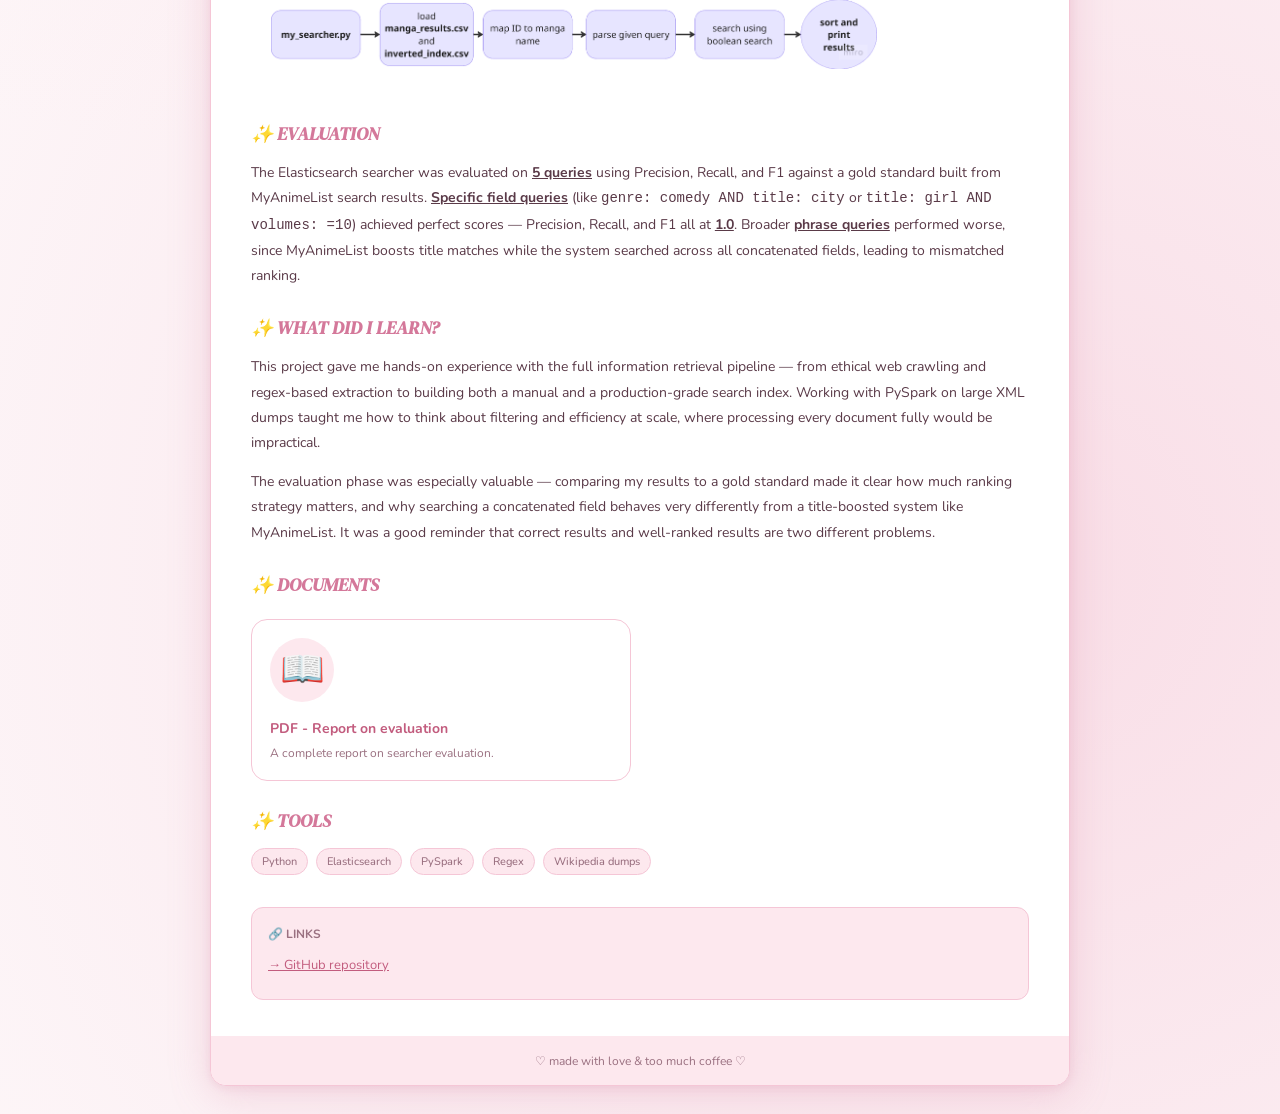
<file: projects/projekt-10.html>
<!DOCTYPE html>
<html lang="sk">

<head>
    <meta charset="UTF-8" />
    <meta name="viewport" content="width=device-width, initial-scale=1.0" />
    <title>🔍 Manga search engine</title>
    <link rel="stylesheet" href="../css/style.css" />
    <link rel="icon"
        href="data:image/svg+xml,<svg xmlns=%22http://www.w3.org/2000/svg%22 viewBox=%220 0 100 100%22><text y=%22.9em%22 font-size=%2290%22>🌸</text></svg>">
</head>

<body>

    <div class="browser-frame">

        <!-- Browser chrome -->
        <div class="browser-chrome">
            <div class="url-bar">🌸🌸🌸</div>
        </div>

        <!-- Project detail -->
        <div class="project-detail">

            <a href="../projekty.html" class="back-link">← back to projects</a>

            <h1>🔍 Manga search engine</h1>

            <div class="detail-meta">
                <span class="tag">🔍 Information retrieval</span>
                <span class="tag">⛏️ Web scraping</span>
                <span class="tag">🗣️ Natural language processing</span>
                <span class="tag">📅 May 2024</span>
                <span class="tag">🏫 School Project</span>
            </div>

            <div class="detail-cover">
                <div class="img-wrapper">
                    <img src="../images/vinf_cover.png" alt="vinf_cover" />
                </div>
            </div>

            <div class="detail-body">

                <h2>✨ ABOUT PROJECT</h2>
                <ul>
                    <li><strong>1. Crawling & Scraping</strong><br>
                        I built a <b class="bold-underline">crawler</b> that respects <b class="bold-underline">robots.txt</b>
                        and navigates through 18 manga genre categories on MyAnimeList, collecting up to 5 pages of links per
                        category. The <b class="bold-underline">scraper</b> then downloaded the HTML of each manga page into
                        individual <code>.txt</code> files, resulting in a folder of <b class="bold-underline">5,639 scraped pages</b>.
                    </li>

                    <li><strong>2. Parsing</strong><br>
                        A custom <b class="bold-underline">regex-based parser</b> extracted structured fields from the raw HTML —
                        including title, genres, authors, serialization, volumes, chapters, status, publication dates, and synopsis —
                        and saved everything into a single <b class="bold-underline">manga_results.csv</b>. Fields like authors
                        and publication date ranges required additional handling beyond simple regex matching.
                    </li>

                    <li><strong>3. Wikipedia Enrichment with PySpark</strong><br>
                        To enrich the dataset, I used <b class="bold-underline">PySpark</b> to process
                        <b class="bold-underline">20 Wikipedia XML dump files</b>. Pages were first filtered using relevance
                        signals (infobox templates, keyword presence), then further processed to extract
                        <b class="bold-underline">publisher names and main characters</b> using multiple regex patterns.
                        The extracted data was joined back to the original dataset by title, enriching approximately
                        <b class="bold-underline">360 out of 5,600 records</b>.
                    </li>

                    <li><strong>4. Indexing — Two Approaches</strong><br>
                        I implemented indexing in two ways. The <b class="bold-underline">manual indexer</b> (my_indexer.py)
                        preprocesses all text through tokenization, stopword removal, and lemmatization, then computes
                        <b class="bold-underline">TF, IDF, and TF-IDF</b> for every term across all documents, storing the
                        result in an <b class="bold-underline">inverted index CSV</b>. The
                        <b class="bold-underline">Elasticsearch indexer</b> (indexer.py) preprocesses and loads the same data
                        into a local ES instance, with a concatenated field across all attributes to support phrase search.
                    </li>

                    <li><strong>5. Search</strong><br>
                        Both searchers support <b class="bold-underline">boolean queries with AND / OR / NOT operators</b>.
                        The manual searcher ranks results by <b class="bold-underline">accumulated TF-IDF score</b>.
                        The Elasticsearch searcher additionally supports
                        <b class="bold-underline">field-specific filtering, phrase search, and numeric range queries</b>
                        (e.g. <code>title: girl AND volumes: =10</code>).

                        <br>
                        <div class="img-wrapper">
                            <img src="../images/vinf.png" alt="vinf" />
                        </div>
                        <br>
                    </li>
                </ul>

                <h2>✨ EVALUATION</h2>
                <p>
                    The Elasticsearch searcher was evaluated on <b class="bold-underline">5 queries</b> using
                    Precision, Recall, and F1 against a gold standard built from MyAnimeList search results.
                    <b class="bold-underline">Specific field queries</b> (like <code>genre: comedy AND title: city</code>
                    or <code>title: girl AND volumes: =10</code>) achieved perfect scores — Precision, Recall,
                    and F1 all at <b class="bold-underline">1.0</b>. Broader <b class="bold-underline">phrase queries</b>
                    performed worse, since MyAnimeList boosts title matches while the system searched across all
                    concatenated fields, leading to mismatched ranking.
                </p>

                <h2>✨ WHAT DID I LEARN?</h2>
                <p>
                    This project gave me hands-on experience with the full information retrieval pipeline —
                    from ethical web crawling and regex-based extraction to building both a manual and a
                    production-grade search index. Working with PySpark on large XML dumps taught me how to
                    think about filtering and efficiency at scale, where processing every document fully would
                    be impractical.
                </p>
                <p>
                    The evaluation phase was especially valuable — comparing my results to a gold standard made
                    it clear how much ranking strategy matters, and why searching a concatenated field behaves
                    very differently from a title-boosted system like MyAnimeList. It was a good reminder that
                    correct results and well-ranked results are two different problems.
                </p>

                <h2>✨ DOCUMENTS</h2>

                <div class="reports-grid">

                    <a class="report-btn" href="resources/VINF_evaluation.pdf" target="_blank">
                        <div class="report-emoji">📖</div>
                        <div class="report-content">
                            <div class="report-title">PDF - Report on evaluation</div>
                            <div class="report-desc">
                                A complete report on searcher evaluation.
                            </div>
                        </div>
                    </a>

                </div>

                <h2>✨ TOOLS</h2>
                <div style="display:flex; gap:8px; flex-wrap:wrap; margin-bottom:20px;">
                    <span class="tag">Python</span>
                    <span class="tag">Elasticsearch</span>
                    <span class="tag">PySpark</span>
                    <span class="tag">Regex</span>
                    <span class="tag">Wikipedia dumps</span>
                    <!-- pridaj/uber podľa projektu -->
                </div>

                <div
                    style="margin-top: 32px; padding: 16px; background: var(--pink-light); border-radius: 12px; border: 1px solid var(--pink-mid);">
                    <div style="font-size: 12px; color: var(--text-light); margin-bottom: 8px; font-weight: 700;">🔗
                        LINKS</div>
                    <a href="https://github.com/allky/Manga-search-engine" target="_blank" rel="noopener noreferrer"
                        style="color: var(--rose); font-size: 13px; display:block; margin-bottom:6px;">→ GitHub
                        repository</a>
                </div>

            </div>
        </div>

        <div class="site-footer">
            ♡ made with love &amp; too much coffee ♡
        </div>

    </div>

</body>

</html>
</file>
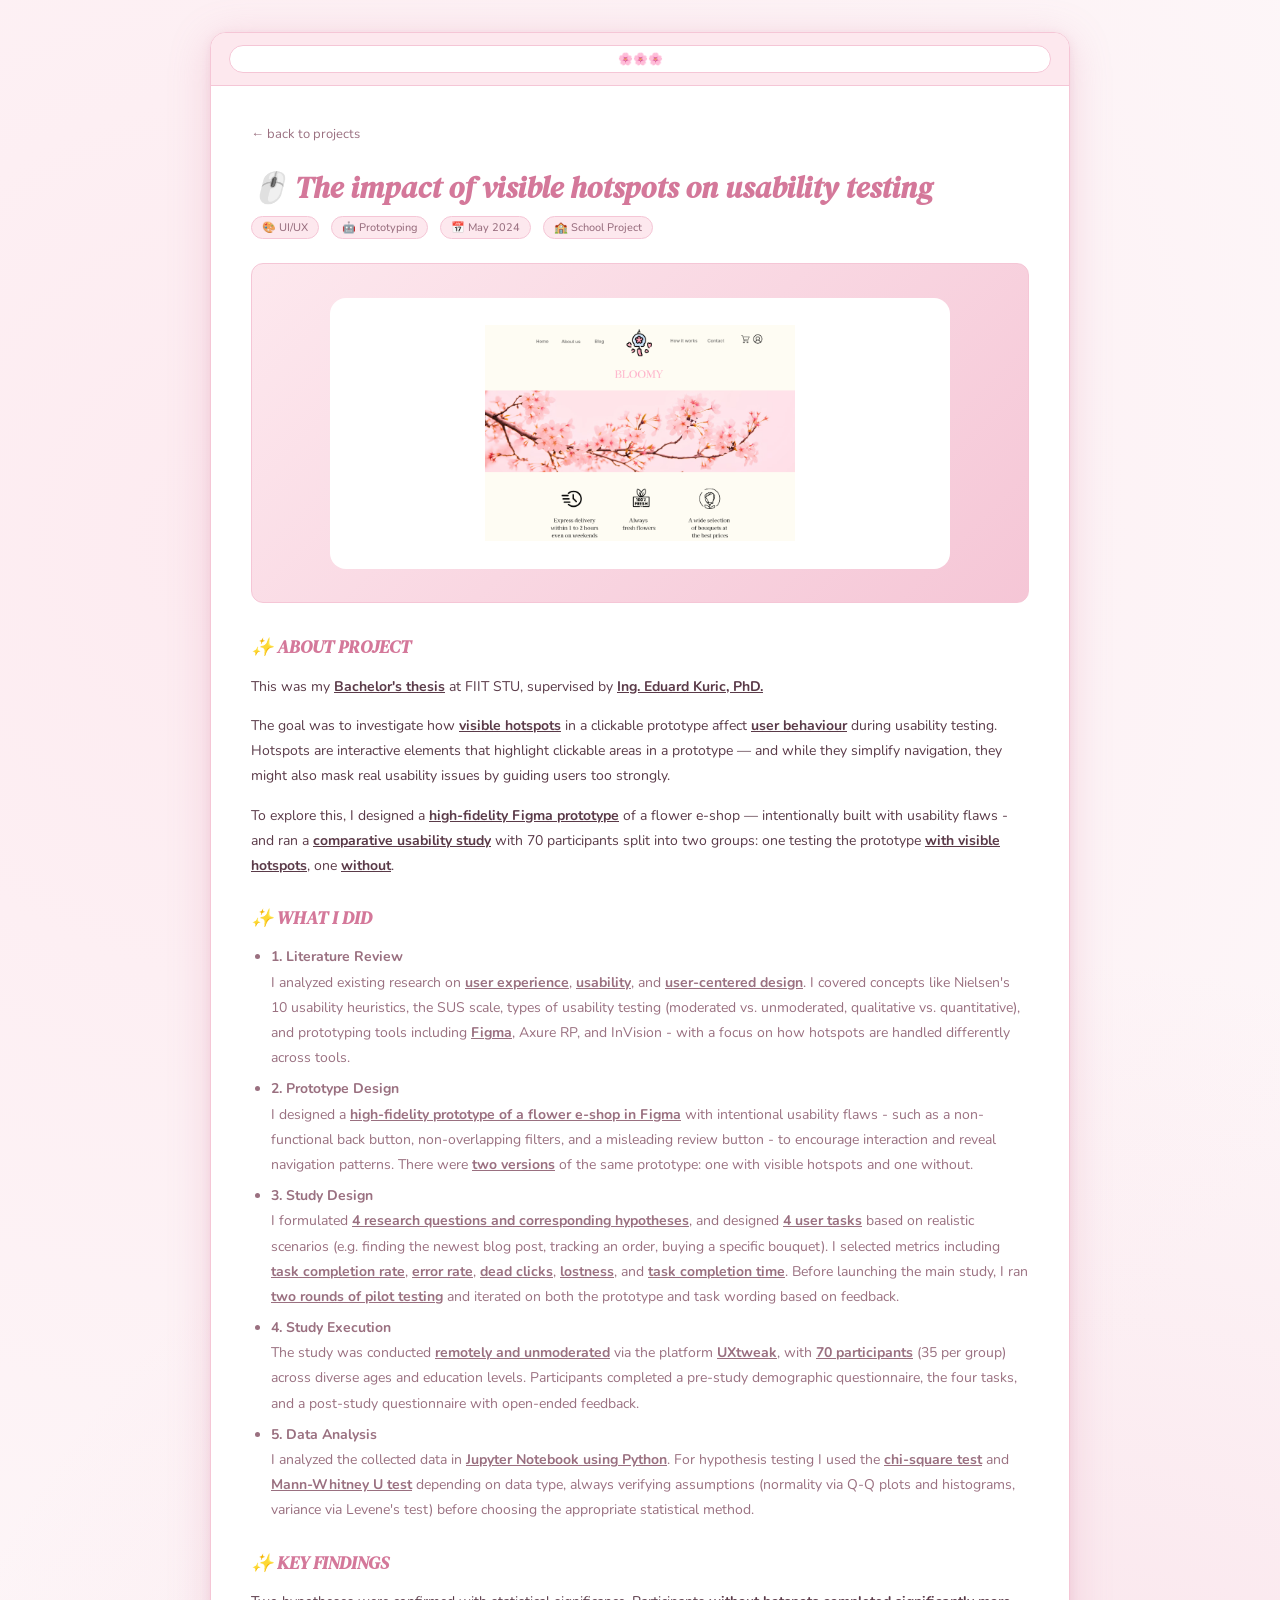
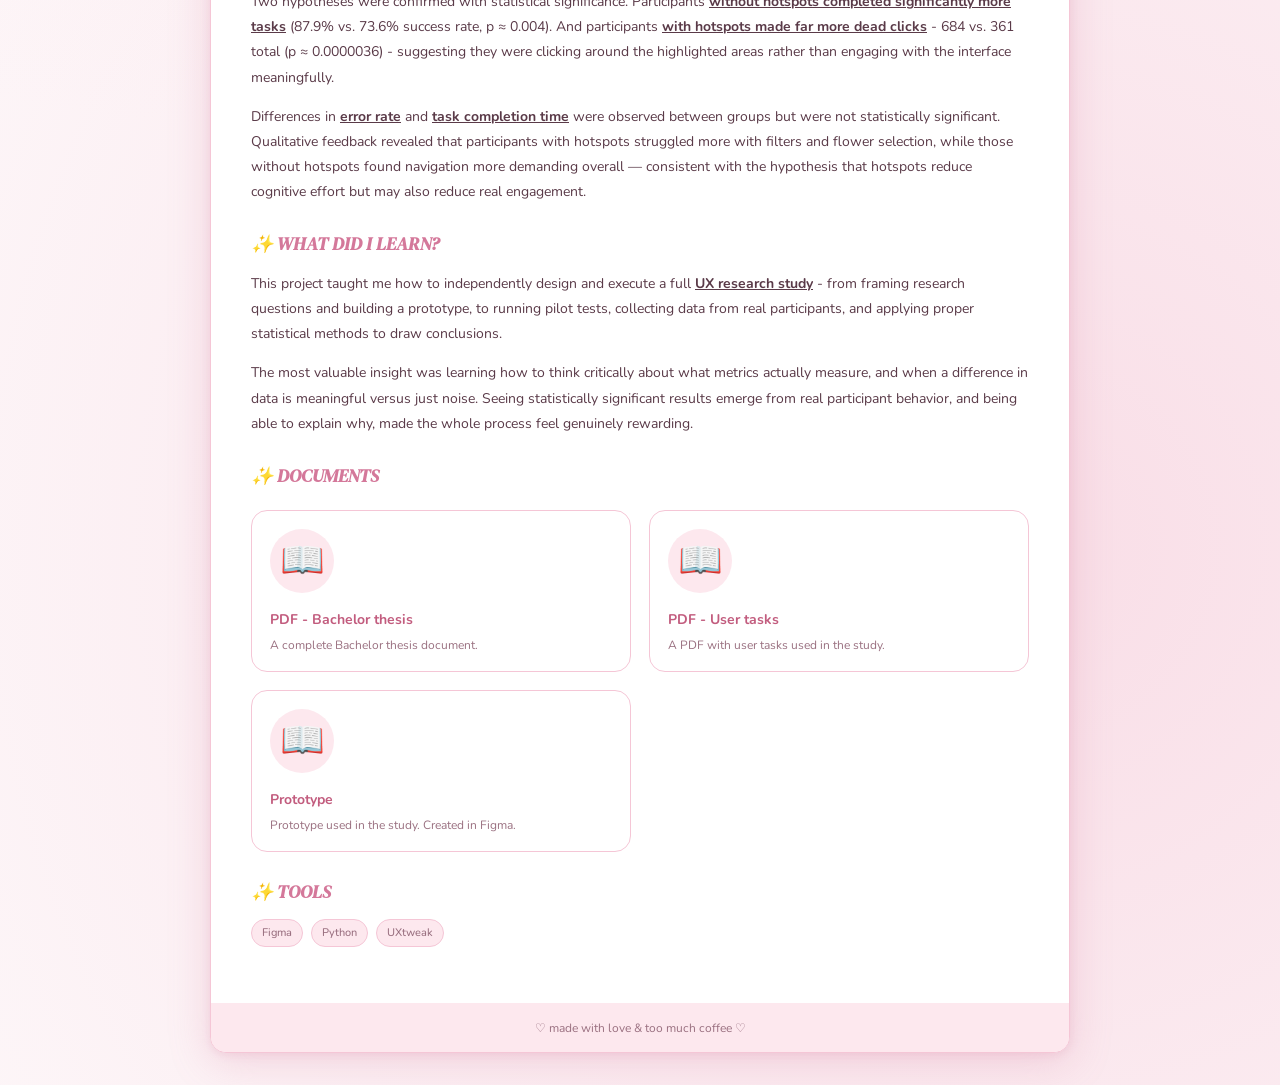
<file: projects/projekt-11.html>
<!DOCTYPE html>
<html lang="sk">

<head>
    <meta charset="UTF-8" />
    <meta name="viewport" content="width=device-width, initial-scale=1.0" />
    <title>🖱️ The impact of visible hotspots on usability testing</title>
    <link rel="stylesheet" href="../css/style.css" />
    <link rel="icon"
        href="data:image/svg+xml,<svg xmlns=%22http://www.w3.org/2000/svg%22 viewBox=%220 0 100 100%22><text y=%22.9em%22 font-size=%2290%22>🌸</text></svg>">
</head>

<body>

    <div class="browser-frame">

        <!-- Browser chrome -->
        <div class="browser-chrome">
            <div class="url-bar">🌸🌸🌸</div>
        </div>

        <!-- Project detail -->
        <div class="project-detail">

            <a href="../projekty.html" class="back-link">← back to projects</a>

            <h1>🖱️ The impact of visible hotspots on usability testing</h1>

            <div class="detail-meta">
                <span class="tag">🎨 UI/UX</span>
                <span class="tag">🤖 Prototyping</span>
                <span class="tag">📅 May 2024</span>
                <span class="tag">🏫 School Project</span>
            </div>

            <div class="detail-cover">
                <div class="img-wrapper">
                    <img src="../images/prototype.png" alt="prototype" />
                </div>
            </div>

            <div class="detail-body">

                <h2>✨ ABOUT PROJECT</h2>
                <p>
                    This was my <b class="bold-underline">Bachelor's thesis</b> at FIIT STU, supervised by 
                    <b class="bold-underline">Ing. Eduard Kuric, PhD.</b>
                </p>
                <p>
                    The goal was to investigate how <b class="bold-underline">visible hotspots</b> in a 
                    clickable prototype affect <b class="bold-underline">user behaviour</b> during usability testing. 
                    Hotspots are interactive elements that highlight clickable areas in a prototype — and while they 
                    simplify navigation, they might also mask real usability issues by guiding users too strongly.
                </p>
                <p>
                    To explore this, I designed a <b class="bold-underline">high-fidelity Figma prototype</b> of 
                    a flower e-shop — intentionally built with usability flaws - and ran a 
                    <b class="bold-underline">comparative usability study</b> with 70 participants split into two 
                    groups: one testing the prototype <b class="bold-underline">with visible hotspots</b>, one 
                    <b class="bold-underline">without</b>.
                </p>


                <h2>✨ WHAT I DID</h2>
                <ul>
                    <li><strong>1. Literature Review</strong><br>
                        I analyzed existing research on <b class="bold-underline">user experience</b>, 
                        <b class="bold-underline">usability</b>, and <b class="bold-underline">user-centered design</b>. 
                        I covered concepts like Nielsen's 10 usability heuristics, the SUS scale, types of usability 
                        testing (moderated vs. unmoderated, qualitative vs. quantitative), and prototyping tools 
                        including <b class="bold-underline">Figma</b>, Axure RP, and InVision - with a focus on how 
                        hotspots are handled differently across tools.
                    </li>

                    <li><strong>2. Prototype Design</strong><br>
                        I designed a <b class="bold-underline">high-fidelity prototype of a flower e-shop in Figma</b> 
                        with intentional usability flaws - such as a non-functional back button, 
                        non-overlapping filters, and a misleading review button - to encourage interaction and 
                        reveal navigation patterns. There were <b class="bold-underline">two versions</b> of the same 
                        prototype: one with visible hotspots and one without.
                    </li>

                    <li><strong>3. Study Design</strong><br>
                        I formulated <b class="bold-underline">4 research questions and corresponding hypotheses</b>, 
                        and designed <b class="bold-underline">4 user tasks</b> based on realistic scenarios 
                        (e.g. finding the newest blog post, tracking an order, buying a specific bouquet). 
                        I selected metrics including <b class="bold-underline">task completion rate</b>, 
                        <b class="bold-underline">error rate</b>, <b class="bold-underline">dead clicks</b>, 
                        <b class="bold-underline">lostness</b>, and <b class="bold-underline">task completion time</b>. 
                        Before launching the main study, I ran <b class="bold-underline">two rounds of pilot testing</b> 
                        and iterated on both the prototype and task wording based on feedback.
                    </li>

                    <li><strong>4. Study Execution</strong><br>
                        The study was conducted <b class="bold-underline">remotely and unmoderated</b> via the 
                        platform <b class="bold-underline">UXtweak</b>, with <b class="bold-underline">70 participants</b> 
                        (35 per group) across diverse ages and education levels. Participants completed a 
                        pre-study demographic questionnaire, the four tasks, and a post-study questionnaire 
                        with open-ended feedback.
                    </li>

                    <li><strong>5. Data Analysis</strong><br>
                        I analyzed the collected data in <b class="bold-underline">Jupyter Notebook using Python</b>. 
                        For hypothesis testing I used the <b class="bold-underline">chi-square test</b> and 
                        <b class="bold-underline">Mann-Whitney U test</b> depending on data type, always verifying 
                        assumptions (normality via Q-Q plots and histograms, variance via Levene's test) before 
                        choosing the appropriate statistical method.
                    </li>
                </ul>

                <h2>✨ KEY FINDINGS</h2>
                <p>
                    Two hypotheses were confirmed with statistical significance. Participants 
                    <b class="bold-underline">without hotspots completed significantly more tasks</b> 
                    (87.9% vs. 73.6% success rate, p ≈ 0.004). And participants 
                    <b class="bold-underline">with hotspots made far more dead clicks</b> - 684 vs. 361 total 
                    (p ≈ 0.0000036) - suggesting they were clicking around the highlighted areas rather than 
                    engaging with the interface meaningfully.
                </p>
                <p>
                    Differences in <b class="bold-underline">error rate</b> and 
                    <b class="bold-underline">task completion time</b> were observed between groups but were 
                    not statistically significant. Qualitative feedback revealed that participants with hotspots 
                    struggled more with filters and flower selection, while those without hotspots found 
                    navigation more demanding overall — consistent with the hypothesis that hotspots reduce 
                    cognitive effort but may also reduce real engagement.
                </p>

                <h2>✨ WHAT DID I LEARN?</h2>
                <p>
                    This project taught me how to independently design and execute a full 
                    <b class="bold-underline">UX research study</b> - from framing research questions and 
                    building a prototype, to running pilot tests, collecting data from real participants, 
                    and applying proper statistical methods to draw conclusions.
                </p>
                <p>
                    The most valuable insight was learning how to think critically about what metrics actually 
                    measure, and when a difference in data is meaningful versus just noise. Seeing statistically 
                    significant results emerge from real participant behavior, and being able to explain why, 
                    made the whole process feel genuinely rewarding.
                </p>

                <h2>✨ DOCUMENTS</h2>

                <div class="reports-grid">

                    <a class="report-btn" href="resources/BP.pdf" target="_blank">
                        <div class="report-emoji">📖</div>
                        <div class="report-content">
                            <div class="report-title">PDF - Bachelor thesis</div>
                            <div class="report-desc">
                                A complete Bachelor thesis document.
                            </div>
                        </div>
                    </a>

                    <a class="report-btn" href="resources/BP_user_tasks.pdf" target="_blank">
                        <div class="report-emoji">📖</div>
                        <div class="report-content">
                            <div class="report-title">PDF - User tasks</div>
                            <div class="report-desc">
                                A PDF with user tasks used in the study.
                            </div>
                        </div>
                    </a>

                    <a class="report-btn" href="https://www.figma.com/design/7qap0HrY30KGoxSYMb6Uo4/Untitled?node-id=0-1&t=bnTj1KV0oKblWPOX-1" target="_blank">
                        <div class="report-emoji">📖</div>
                        <div class="report-content">
                            <div class="report-title">Prototype</div>
                            <div class="report-desc">
                                Prototype used in the study. Created in Figma.
                            </div>
                        </div>
                    </a>

                </div>

                <h2>✨ TOOLS</h2>
                <div style="display:flex; gap:8px; flex-wrap:wrap; margin-bottom:20px;">
                    <span class="tag">Figma</span>
                    <span class="tag">Python</span>
                    <span class="tag">UXtweak</span>
                    <!-- pridaj/uber podľa projektu -->
                </div>


            </div>
        </div>

        <div class="site-footer">
            ♡ made with love &amp; too much coffee ♡
        </div>

    </div>

</body>

</html>
</file>
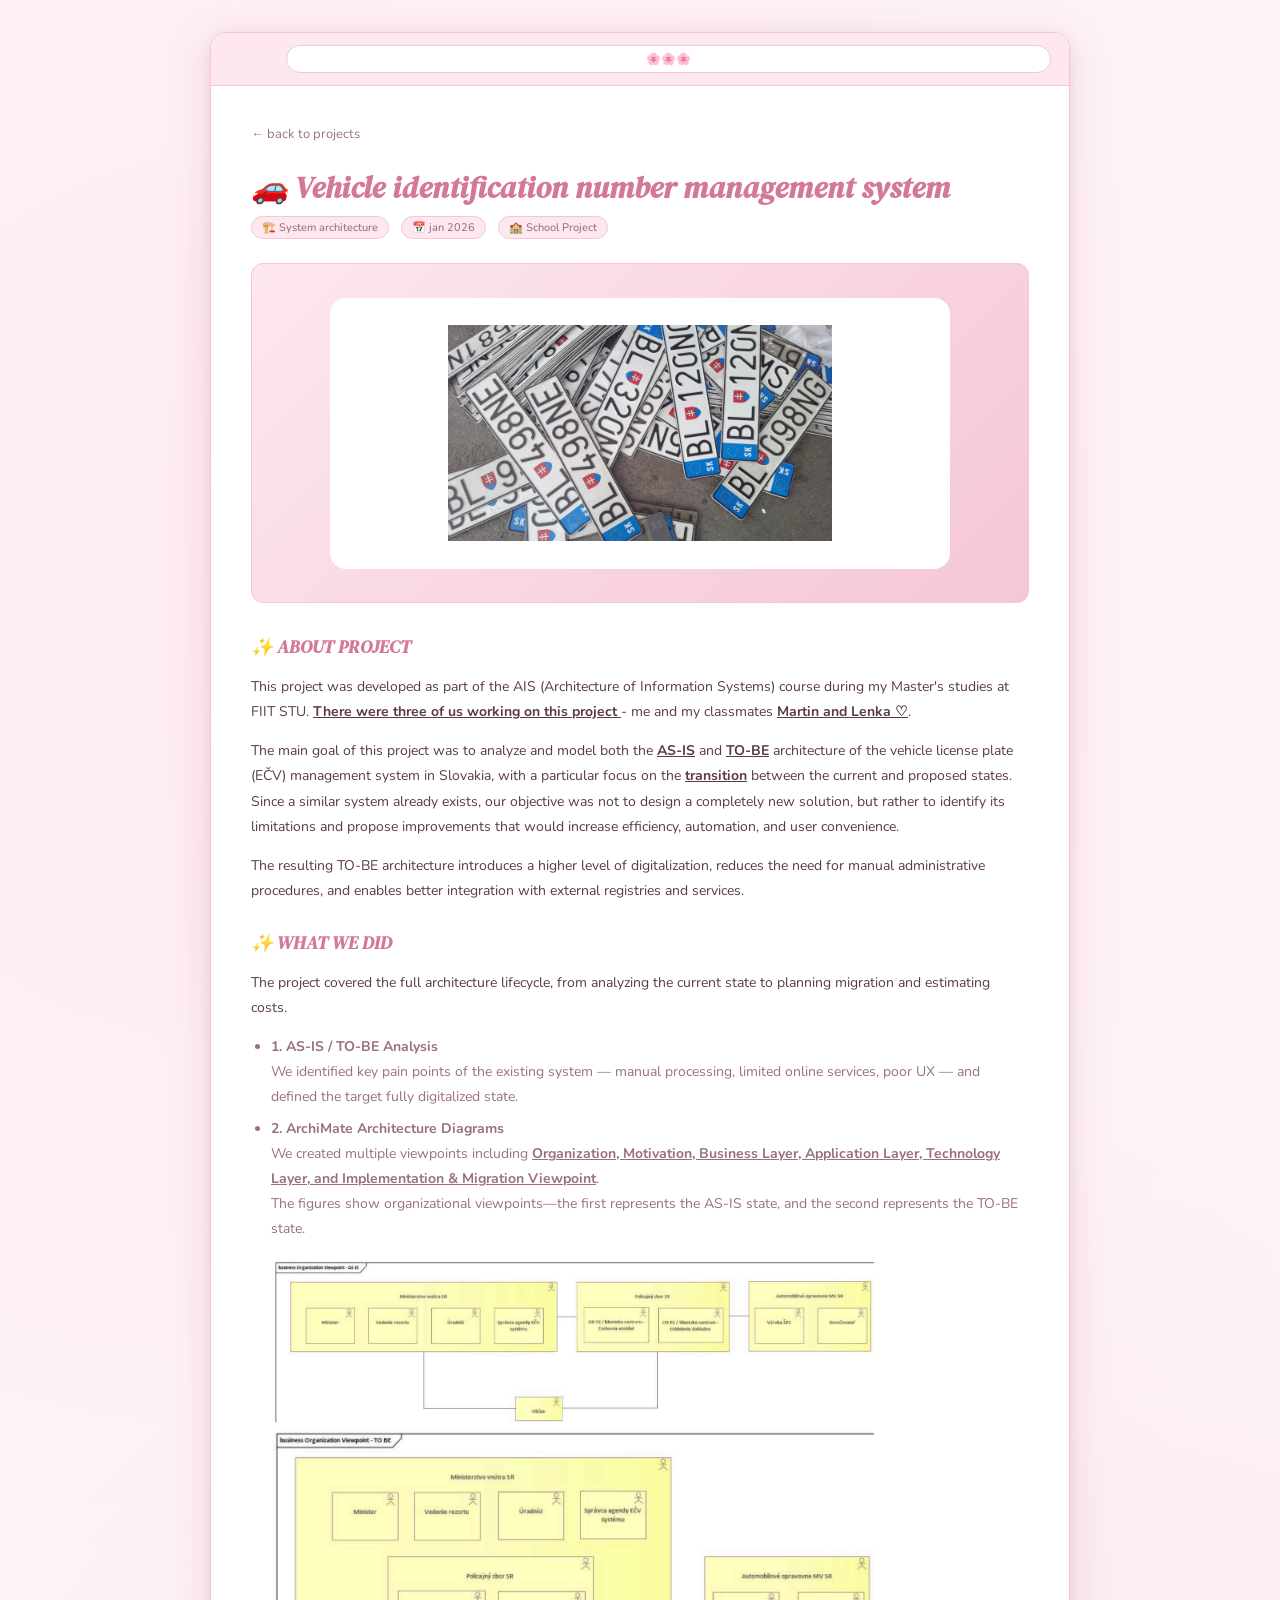
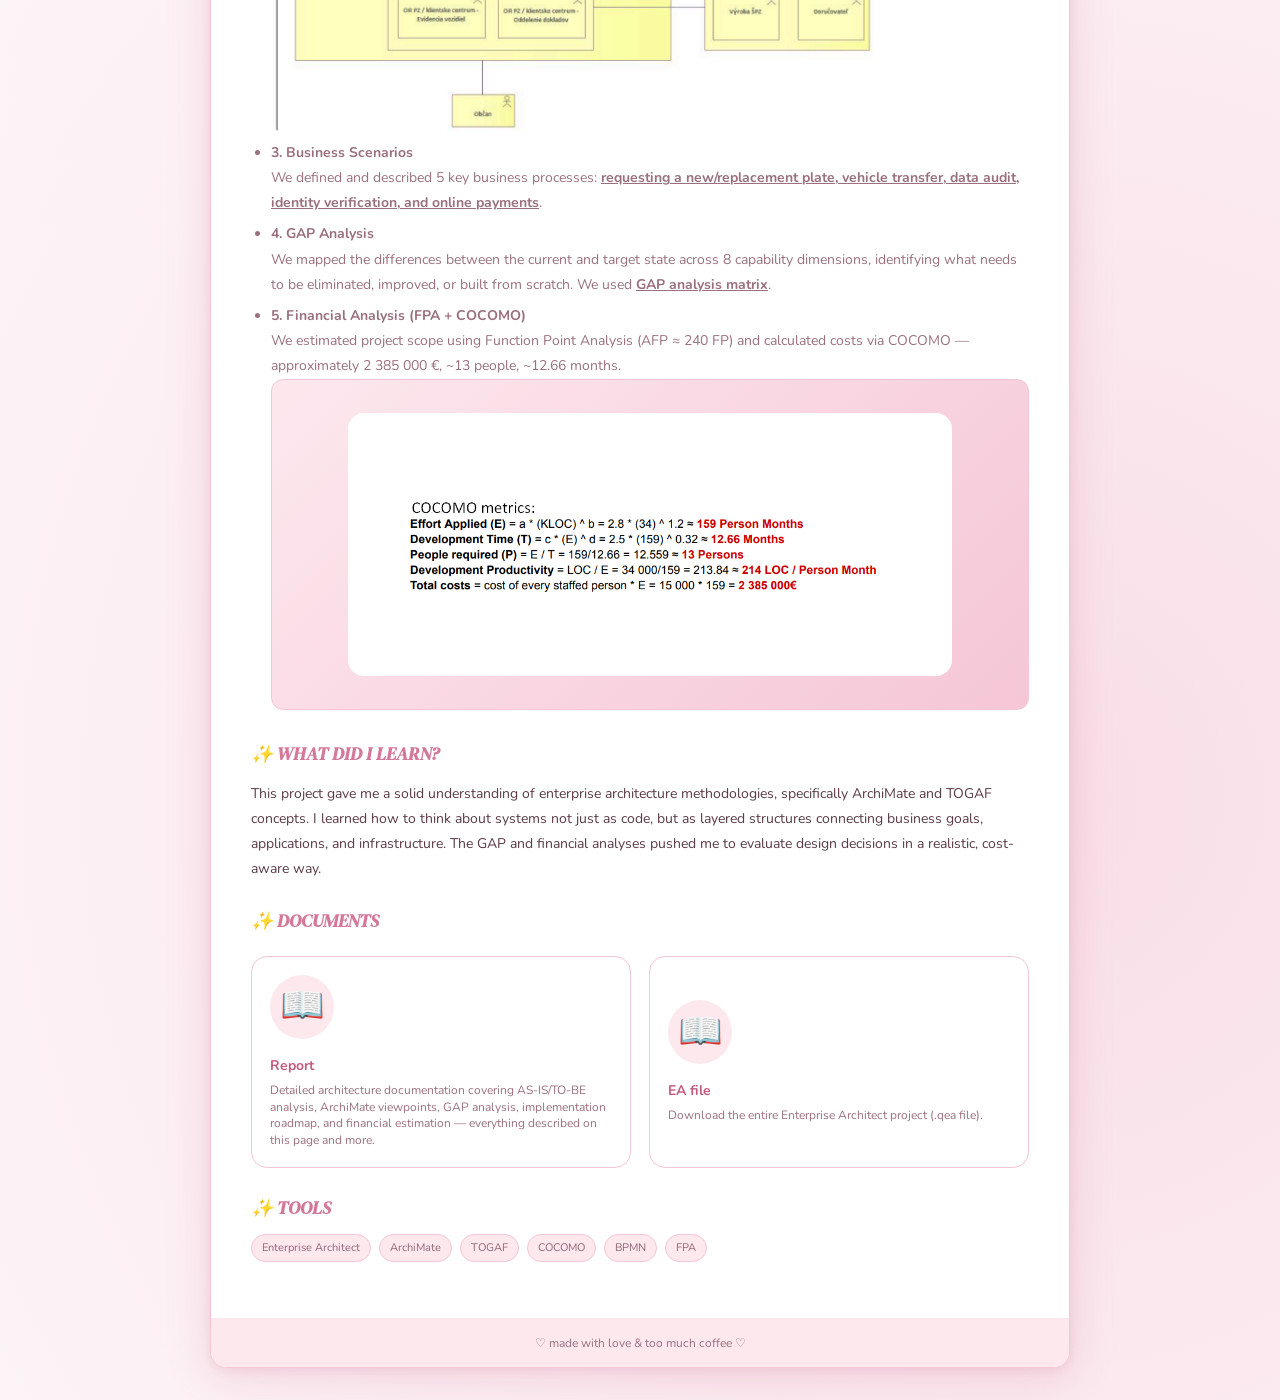
<file: projects/projekt-2.html>
<!DOCTYPE html>
<html lang="sk">

<head>
  <meta charset="UTF-8" />
  <meta name="viewport" content="width=device-width, initial-scale=1.0" />
  <title>🚗 Vehicle identification number management system</title>
  <link rel="stylesheet" href="../css/style.css" />
  <link rel="icon"
    href="data:image/svg+xml,<svg xmlns=%22http://www.w3.org/2000/svg%22 viewBox=%220 0 100 100%22><text y=%22.9em%22 font-size=%2290%22>🌸</text></svg>">
</head>

<body>

  <div class="browser-frame">

    <!-- Browser chrome -->
    <div class="browser-chrome">
      <div class="traffic-lights">
        <span class="tl-red"></span>
        <span class="tl-yellow"></span>
        <span class="tl-green"></span>
      </div>
      <div class="url-bar">🌸🌸🌸</div>
    </div>

    <!-- Project detail -->
    <div class="project-detail">

      <a href="../projekty.html" class="back-link">← back to projects</a>

      <h1>🚗 Vehicle identification number management system</h1>

      <div class="detail-meta">
        <span class="tag">🏗️ System architecture</span>
        <span class="tag">📅 jan 2026</span>
        <span class="tag">🏫 School Project</span>
      </div>

      <div class="detail-cover">
        <div class="img-wrapper">
          <img src="../images/ecv.jpg" alt="ecv" />
        </div>
      </div>

      <div class="detail-body">

        <h2>✨ ABOUT PROJECT</h2>
        <p>
          This project was developed as part of the AIS (Architecture of Information Systems) course during
          my Master's studies at FIIT STU. <b class="bold-underline">There were three of us working on this project </b> - me and my classmates
         <b class="bold-underline">Martin and Lenka ♡</b>.
        </p>
        <p>
          The main goal of this project was to analyze and model both the <b class="bold-underline">AS-IS</b> and <b class="bold-underline">TO-BE</b> architecture of the vehicle license
          plate (EČV) management system in Slovakia, with a particular focus on the <b class="bold-underline">transition</b> between the current and proposed
          states. Since a similar system already exists, our objective was not to design a completely new solution, but rather to
          identify its limitations and propose improvements that would increase efficiency, automation, and user convenience.
        </p>

        <p>
          The resulting TO-BE architecture introduces a higher level of digitalization, reduces the need for manual administrative
          procedures, and enables better integration with external registries and services.
        </p>

        <h2>✨ WHAT WE DID</h2>
        <p>
          The project covered the full architecture lifecycle, from analyzing the current state to planning migration and
          estimating costs.
        </p>
        <ul>
          <li><strong>1. AS-IS / TO-BE Analysis</strong><br>
            We identified key pain points of the existing system — manual processing, limited online services, poor UX — and defined
            the target fully digitalized state.
          </li>

          <li><strong>2. ArchiMate Architecture Diagrams</strong><br>
            We created multiple viewpoints including <b class="bold-underline">Organization, Motivation, Business Layer, Application Layer, Technology Layer, and
            Implementation & Migration Viewpoint</b>.

            <p>
              The figures show organizational viewpoints—the first represents the AS-IS state, and the second represents the TO-BE
              state.
            </p>
              <div class="img-wrapper">
                <img src="../images/organization_as-is.png" alt="AS-IS" />
              </div>

              <div class="img-wrapper">
                <img src="../images/organization_to-be.png" alt="TO-BE" />
              </div>
          </li>

          <li><strong>3. Business Scenarios</strong><br>
            We defined and described 5 key business processes: <b class="bold-underline">requesting a new/replacement plate, vehicle transfer, data audit,
            identity verification, and online payments</b>.
          </li>

          <li><strong>4. GAP Analysis</strong><br>
            We mapped the differences between the current and target state across 8 capability dimensions, identifying what needs to be
            eliminated, improved, or built from scratch. We used <b class="bold-underline">GAP analysis matrix</b>.
          </li>

          <li><strong>5. Financial Analysis (FPA + COCOMO)</strong><br>
            We estimated project scope using Function Point Analysis (AFP ≈ 240 FP) and calculated costs via COCOMO — approximately 2
            385 000 €, ~13 people, ~12.66 months.

            <div class="detail-cover">
              <div class="img-wrapper">
                <img src="../images/cocomo.png" alt="cocomo" />
              </div>
            </div>
          </li>
        </ul>

        <h2>✨ WHAT DID I LEARN?</h2>
        <p>
          This project gave me a solid understanding of enterprise architecture methodologies, specifically ArchiMate and TOGAF
          concepts. I learned how to think about systems not just as code, but as layered structures
          connecting business goals, applications, and infrastructure. The GAP and financial analyses pushed me to evaluate design
          decisions in a realistic, cost-aware way.
        </p>

        <h2>✨ DOCUMENTS</h2>

        <div class="reports-grid">

          <a class="report-btn" href="resources/AIS_dokumentacia.pdf" target="_blank">
            <div class="report-emoji">📖</div>
            <div class="report-content">
              <div class="report-title">Report</div>
              <div class="report-desc">
                Detailed architecture documentation covering AS-IS/TO-BE analysis, ArchiMate viewpoints, GAP analysis, implementation
                roadmap, and financial estimation — everything described on this page and more.
              </div>
            </div>
          </a>

          <a class="report-btn" href="resources/System_pre_spravu_ECV.qea" target="_blank">
            <div class="report-emoji">📖</div>
            <div class="report-content">
              <div class="report-title">EA file</div>
              <div class="report-desc">
                Download the entire Enterprise Architect project (.qea file).
              </div>
            </div>
          </a>

        </div>

        <h2>✨ TOOLS</h2>
        <div style="display:flex; gap:8px; flex-wrap:wrap; margin-bottom:20px;">
          <span class="tag">Enterprise Architect</span>
          <span class="tag">ArchiMate</span>
          <span class="tag">TOGAF</span>
          <span class="tag">COCOMO</span>
          <span class="tag">BPMN</span>
          <span class="tag">FPA</span>
          <!-- pridaj/uber podľa projektu -->
        </div>

      </div>
    </div>

    <div class="site-footer">
      ♡ made with love &amp; too much coffee ♡
    </div>

  </div>

</body>

</html>
</file>
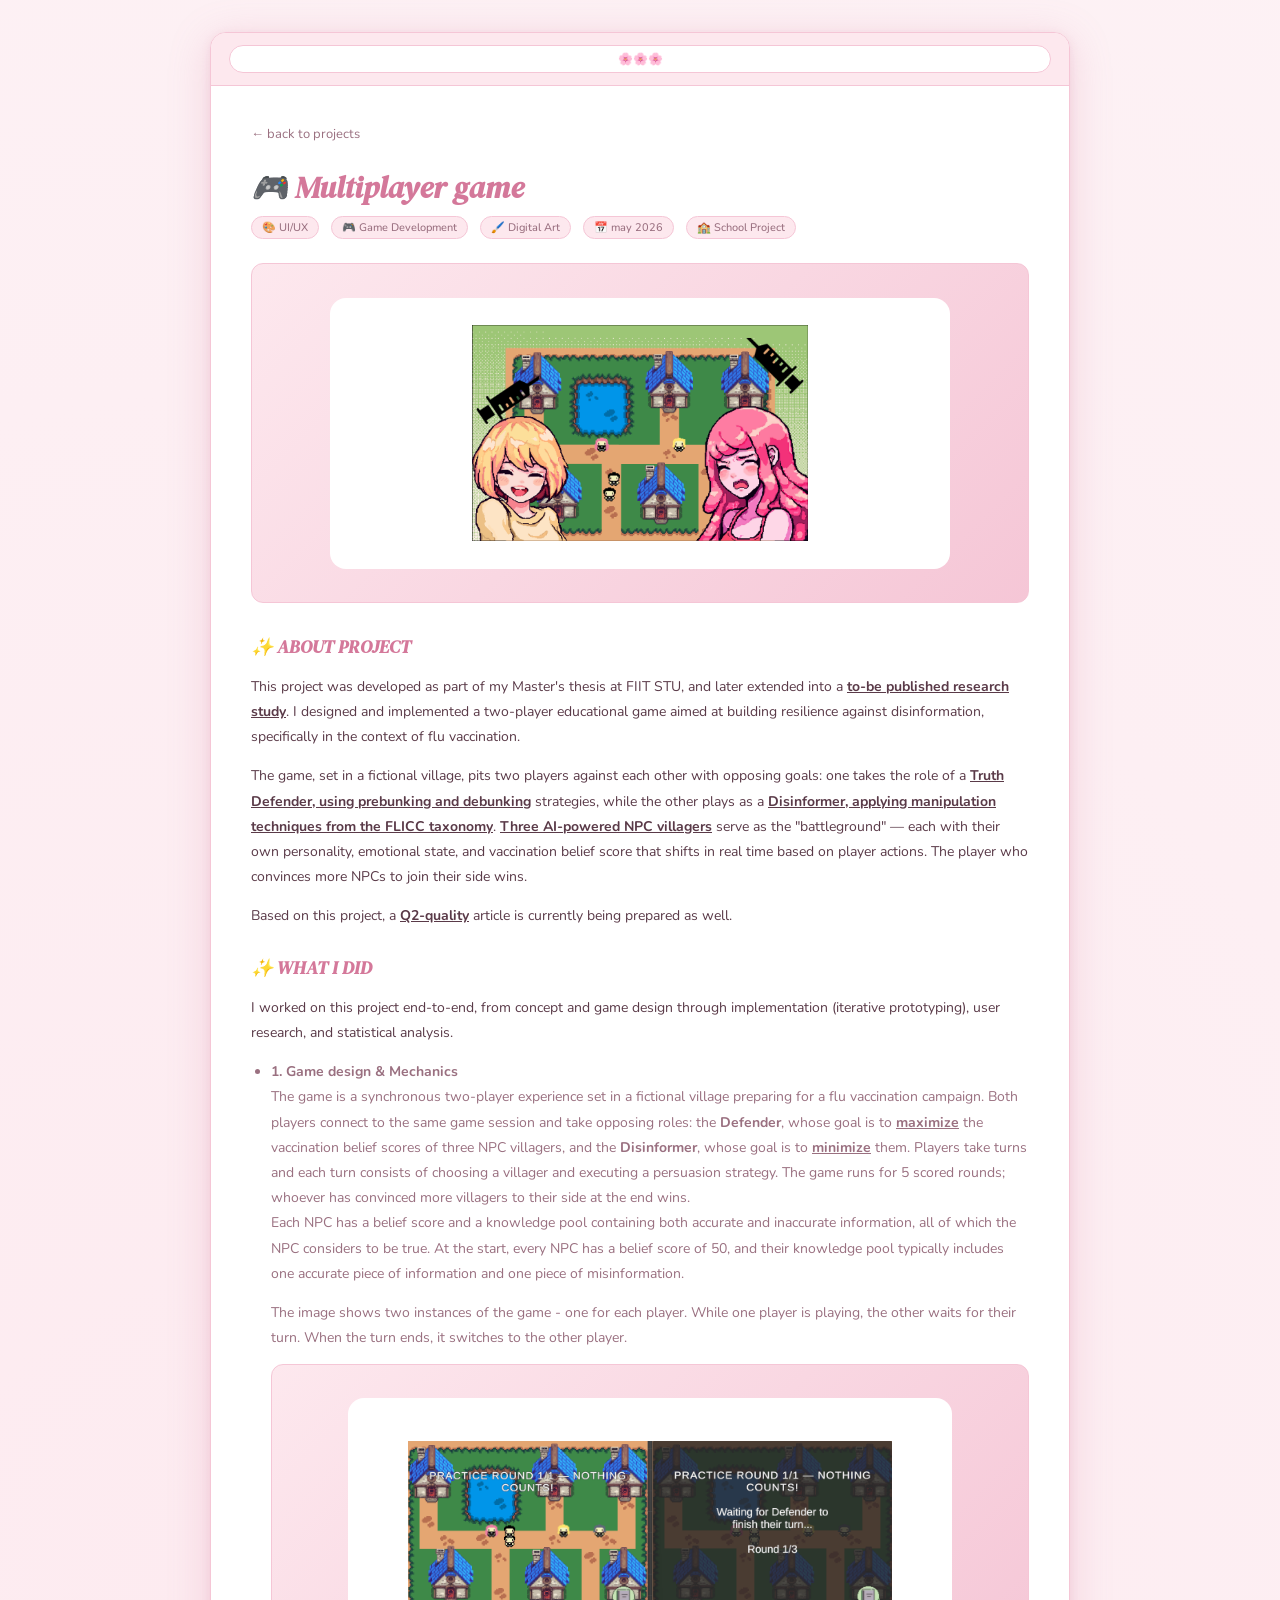
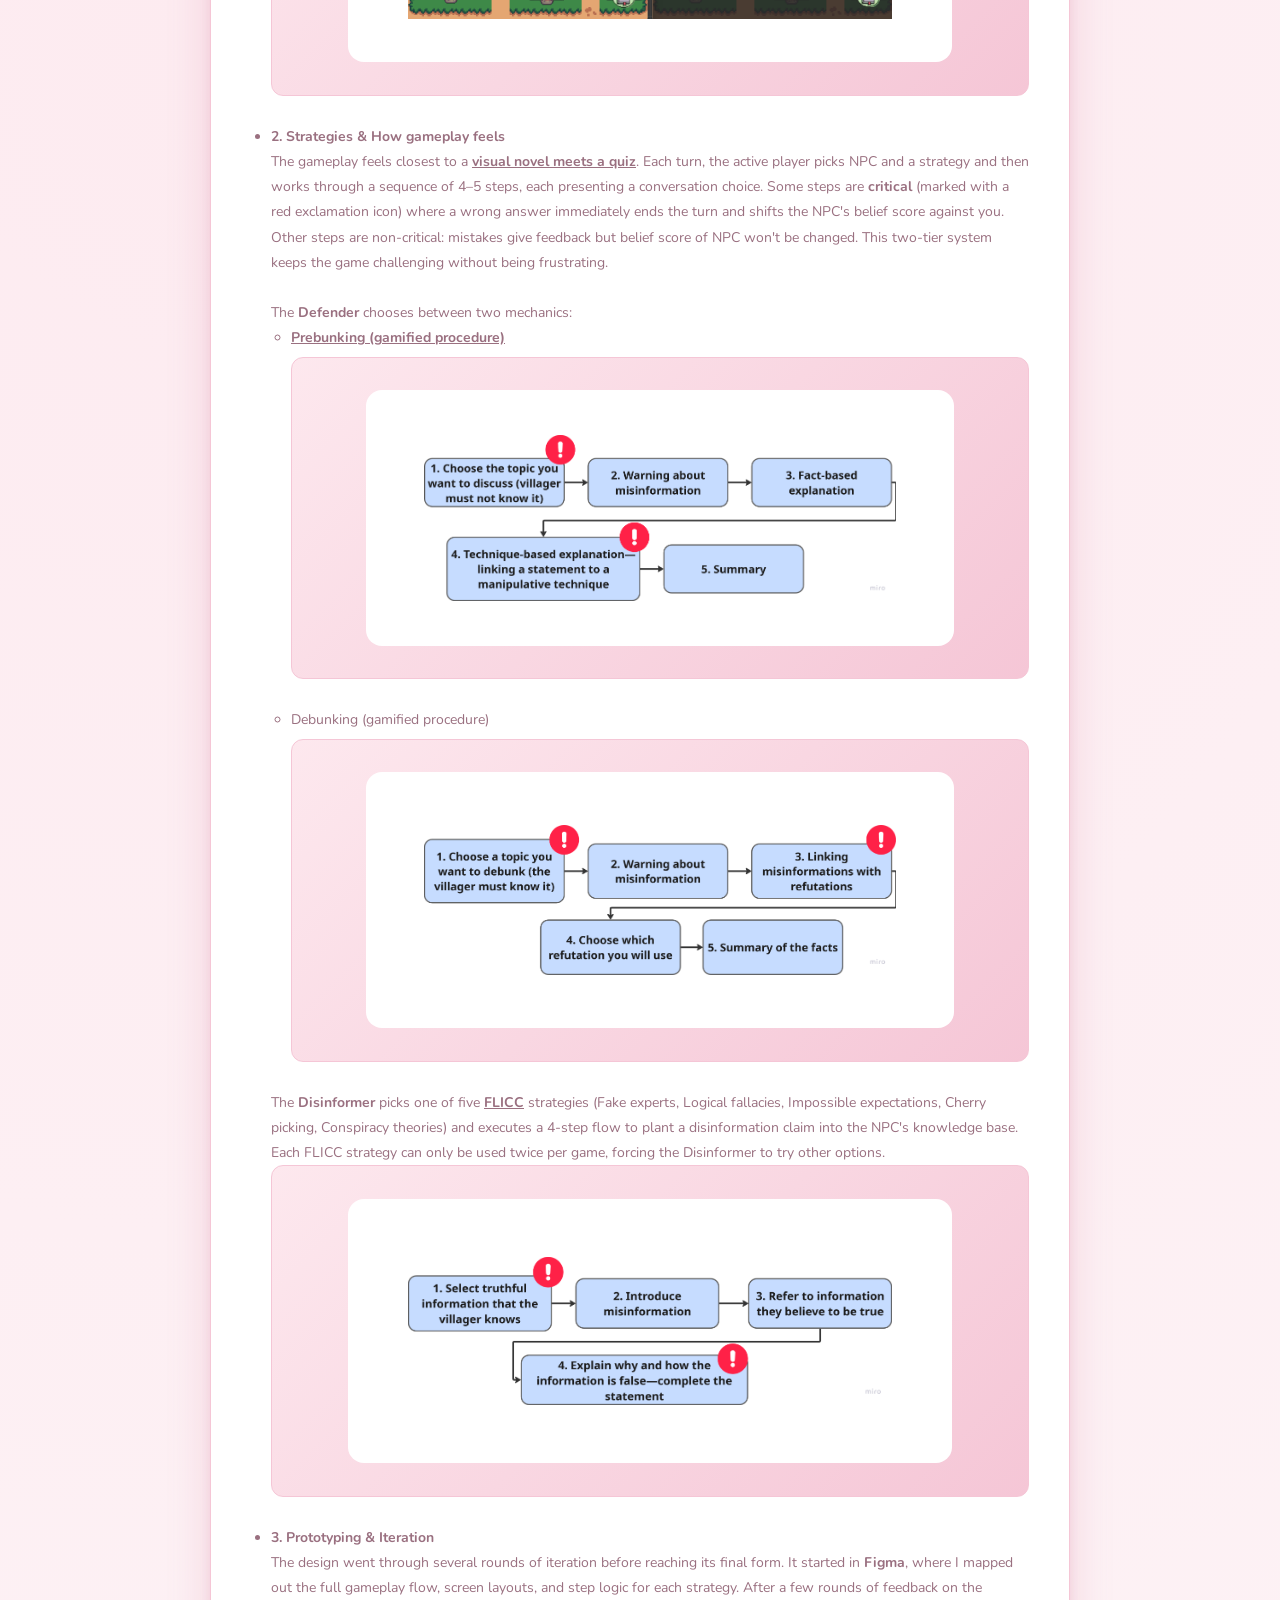
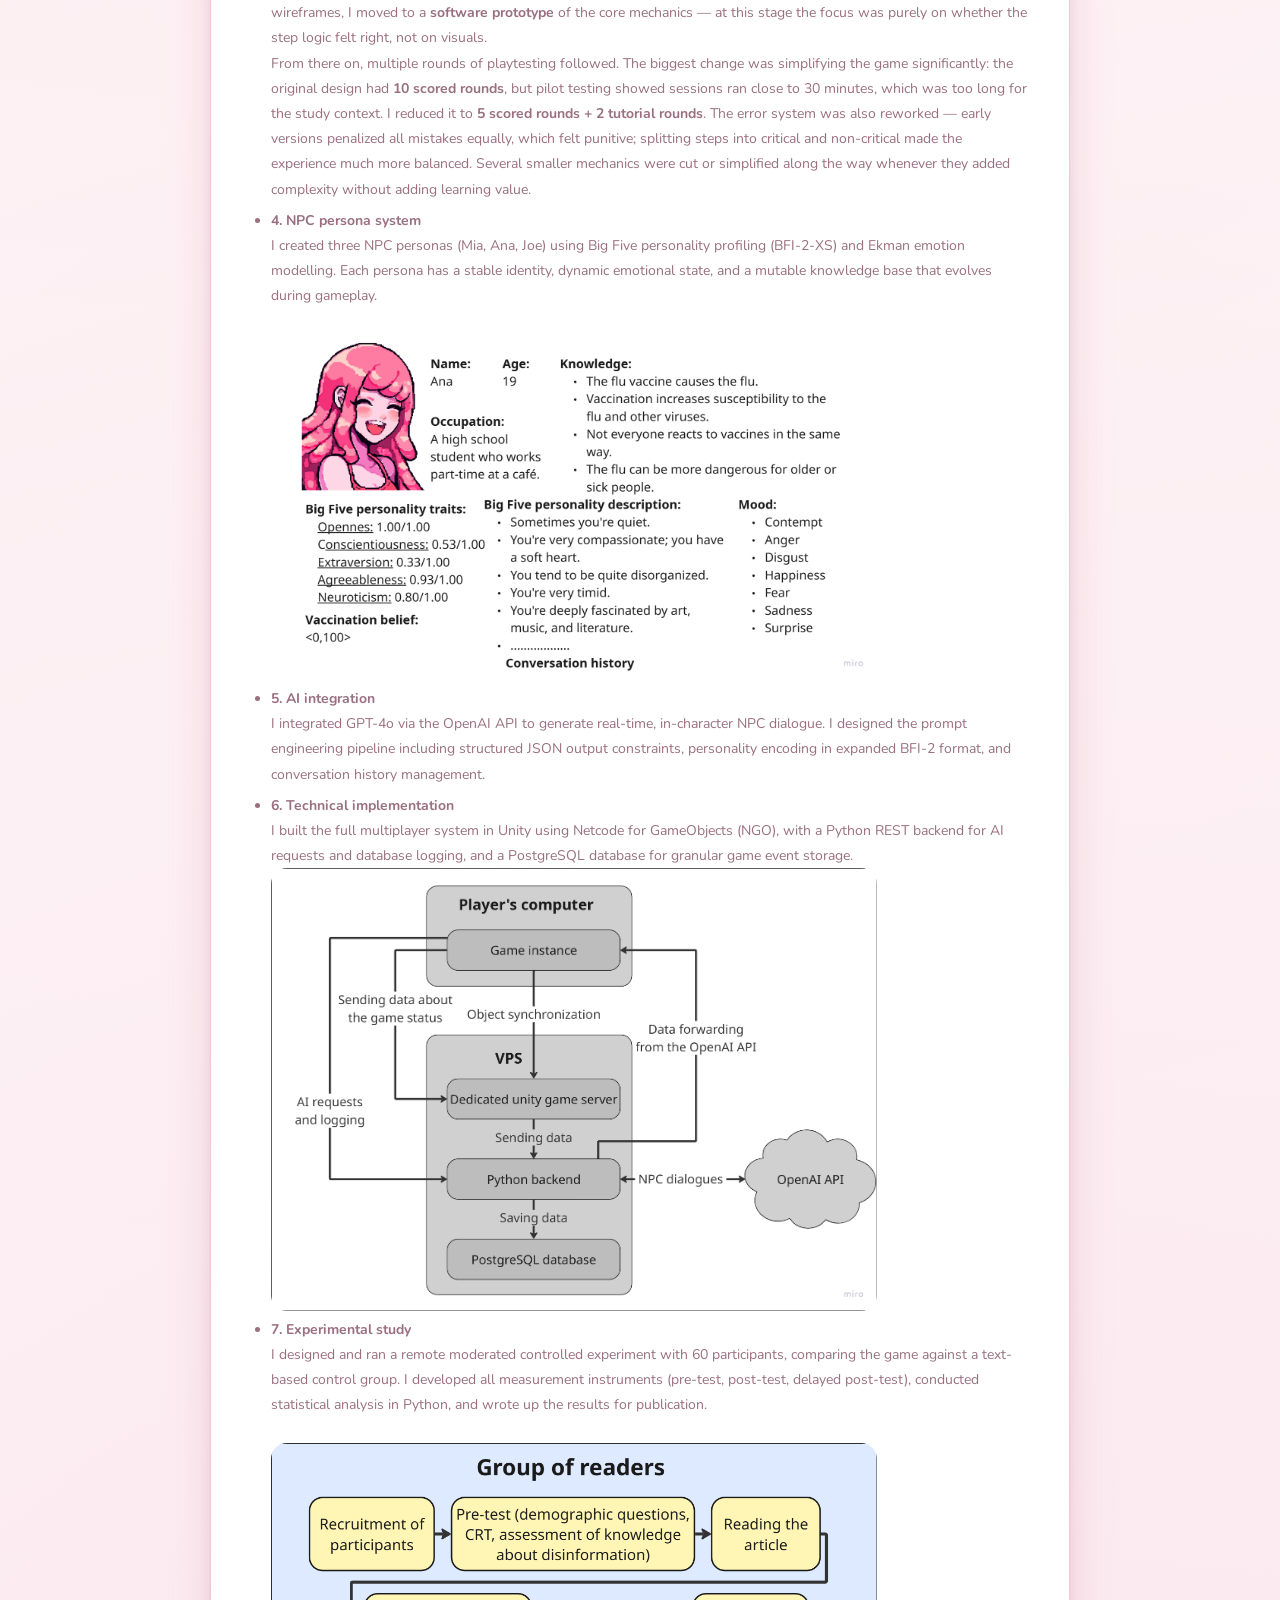
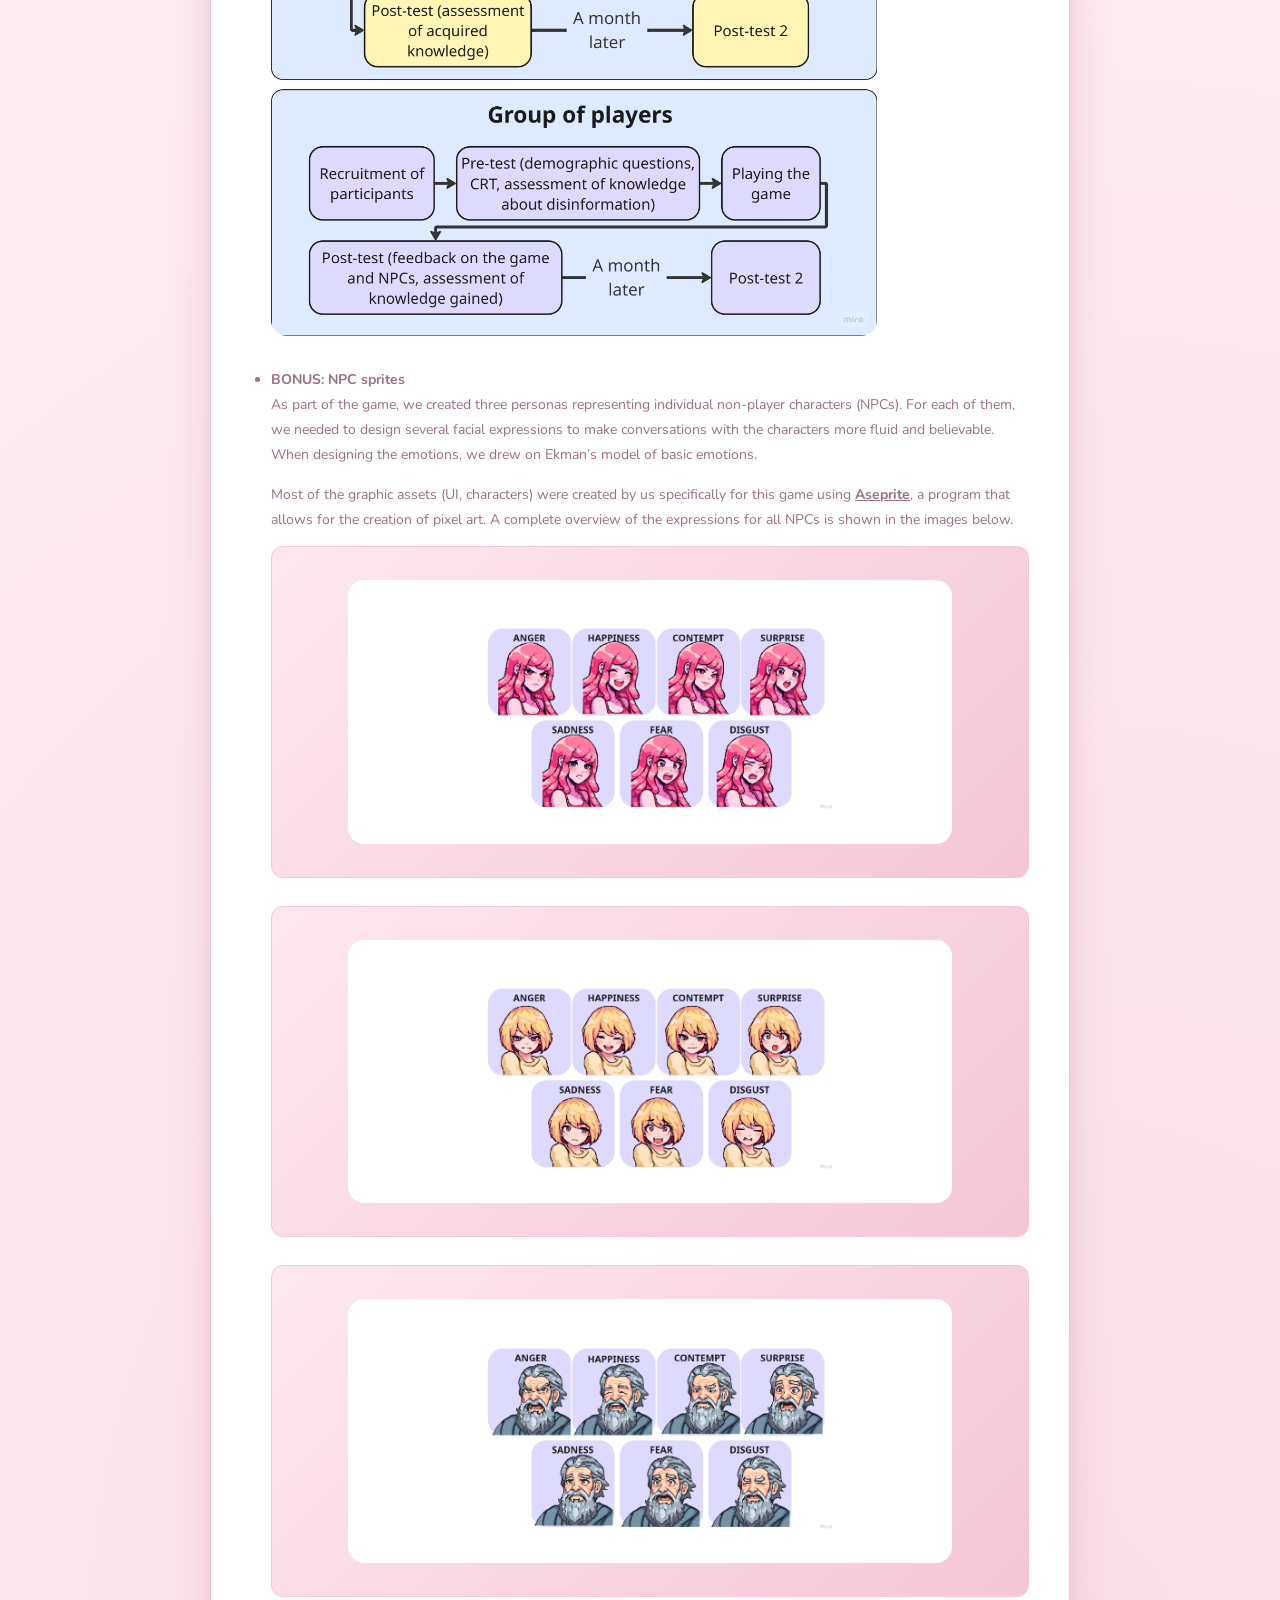
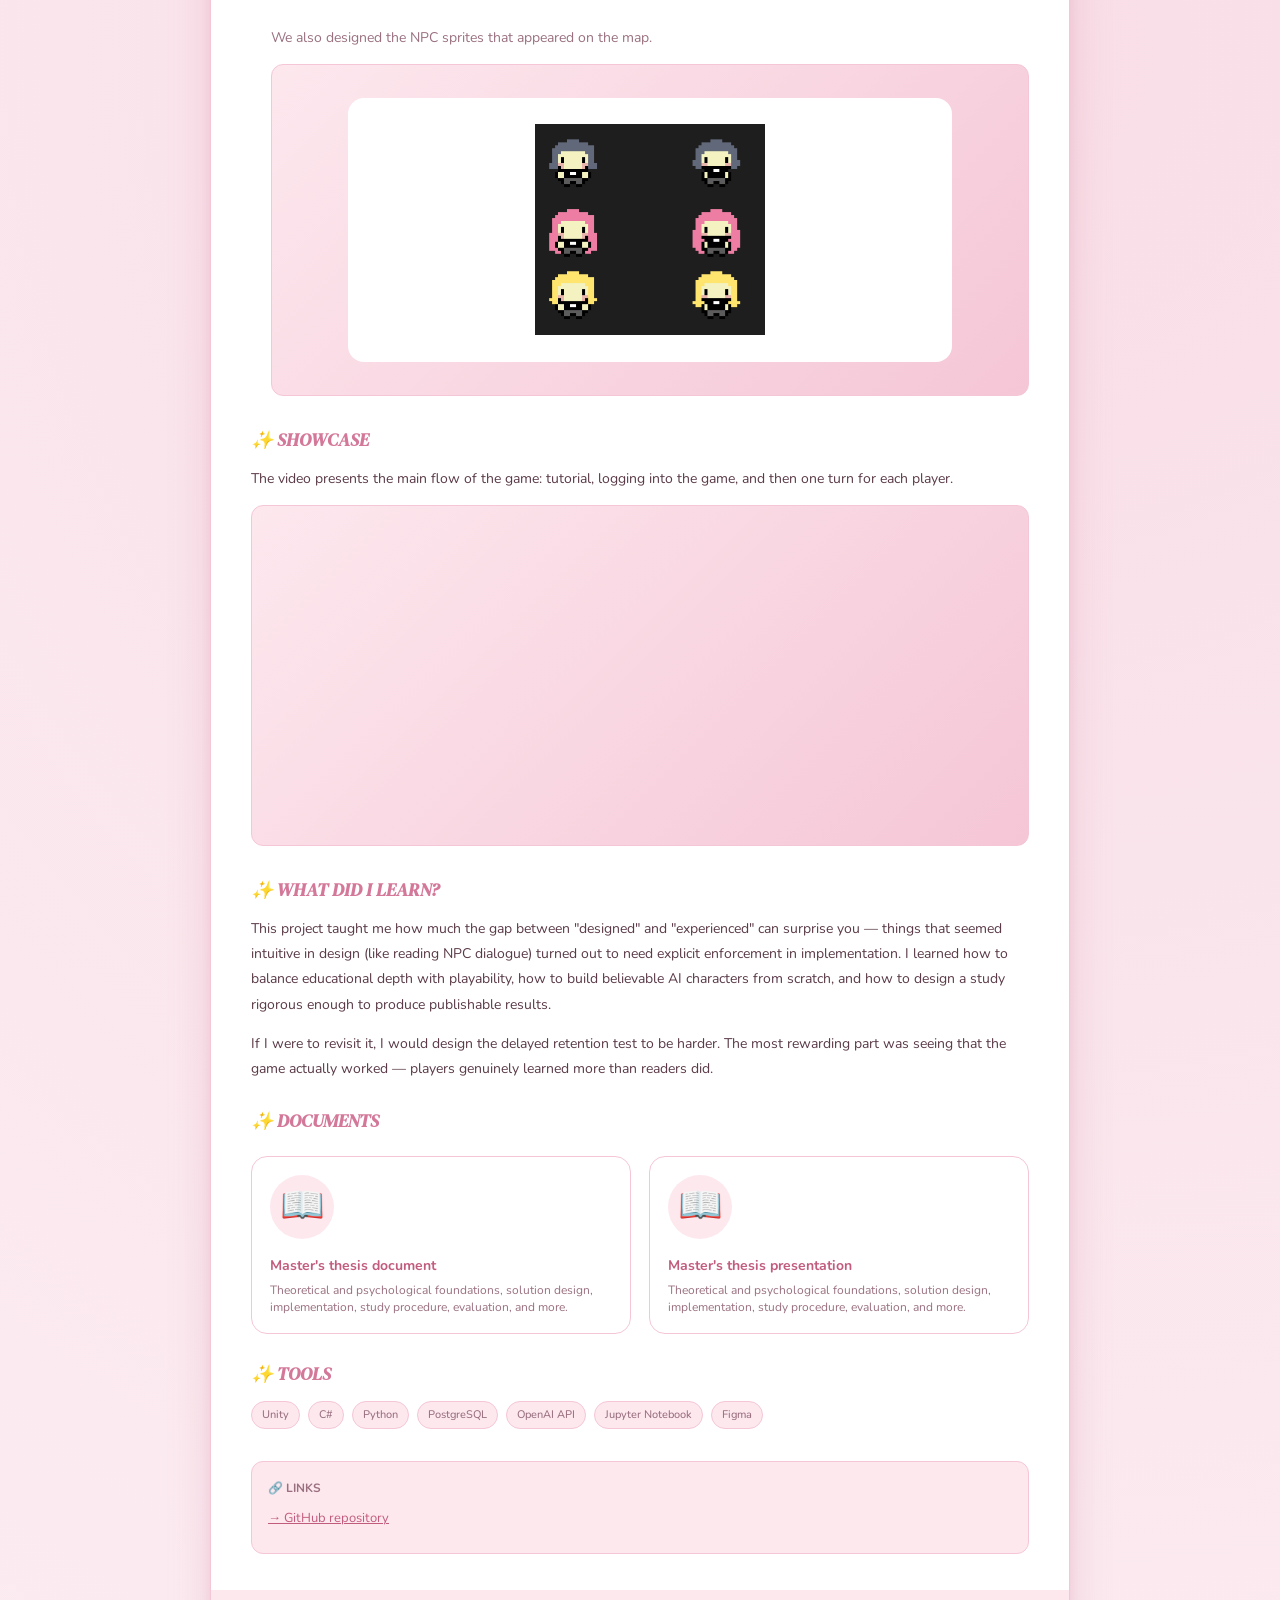
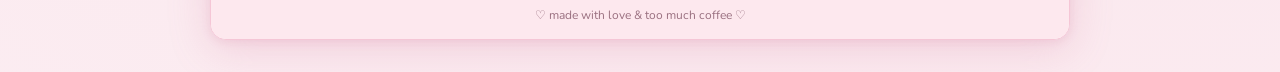
<file: projects/projekt-3.html>
<!DOCTYPE html>
<html lang="sk">

<head>
    <meta charset="UTF-8" />
    <meta name="viewport" content="width=device-width, initial-scale=1.0" />
    <title>🎮 Multiplayer game</title>
    <link rel="stylesheet" href="../css/style.css" />
    <link rel="icon"
        href="data:image/svg+xml,<svg xmlns=%22http://www.w3.org/2000/svg%22 viewBox=%220 0 100 100%22><text y=%22.9em%22 font-size=%2290%22>🌸</text></svg>">
</head>

<body>

    <div class="browser-frame">

        <!-- Browser chrome -->
        <div class="browser-chrome">
            <div class="url-bar">🌸🌸🌸</div>
        </div>

        <!-- Project detail -->
        <div class="project-detail">

            <a href="../projekty.html" class="back-link">← back to projects</a>

            <h1>🎮 Multiplayer game</h1>

            <div class="detail-meta">
                <span class="tag">🎨 UI/UX</span>
                <span class="tag">🎮 Game Development</span>
                <span class="tag">🖌️ Digital Art</span>
                <span class="tag">📅 may 2026</span>
                <span class="tag">🏫 School Project</span>
            </div>

            <div class="detail-cover">
                <div class="img-wrapper">
                    <img src="../images/hra.png" alt="screenshot projektu" />
                </div>
            </div>

            <div class="detail-body">

                <h2>✨ ABOUT PROJECT</h2>
                <p>
                    This project was developed as part of my Master's thesis at FIIT STU, and later extended into a <b class="bold-underline">to-be published research study</b>. 
                    I designed and implemented a two-player educational game aimed at building
                    resilience against disinformation, specifically in the context of flu vaccination. 
                </p>
                <p>
                    The game, set in a fictional village, pits two players against each other with opposing goals: one takes the role of a
                    <b class="bold-underline">Truth Defender, using prebunking and debunking</b> strategies, while the other plays as a <b class="bold-underline">Disinformer, applying manipulation
                    techniques from the FLICC taxonomy</b>. <b class="bold-underline">Three AI-powered NPC villagers</b> serve as the "battleground" — each with their own
                    personality, emotional state, and vaccination belief score that shifts in real time based on player actions. The player who convinces more NPCs to join their side wins.
                </p>

                <p>
                    Based on this project, a <b class="bold-underline">Q2-quality</b> article is currently being prepared as well.
                </p>


                <h2>✨ WHAT I DID</h2>
                <p>
                    I worked on this project end-to-end, from concept and game design through implementation (iterative
                    prototyping), user research, and statistical
                    analysis.
                </p>
                <ul>
                    <li><strong>1. Game design & Mechanics</strong><br>
                        The game is a synchronous two-player experience set in a fictional village
                        preparing for a flu vaccination campaign. Both players connect to the same
                        game session and take opposing roles: the <strong>Defender</strong>, whose
                        goal is to <b class="bold-underline">maximize</b> the vaccination belief scores of three
                        NPC villagers, and the <strong>Disinformer</strong>, whose goal is to
                        <b class="bold-underline">minimize</b> them. Players take turns and each turn consists of
                        choosing a villager and executing a
                        persuasion strategy. The game runs for 5 scored rounds; whoever has
                        convinced more villagers to their side at the end wins.
                        <p>
                            Each NPC has a belief score and a knowledge pool containing both accurate and inaccurate
                            information, all of which the
                            NPC considers to be true. At the start, every NPC has a belief score of 50, and their
                            knowledge pool typically includes
                            one accurate piece of information and one piece of misinformation.
                        </p>
                        <p>
                            The image shows two instances of the game - one for each player. While one player is playing,
                            the other waits for their
                            turn. When the turn ends, it switches to the other player.
                        </p>
                
                        <div class="detail-cover">
                            <div class="img-wrapper">
                                <img src="../images/game_scene.png" alt="game_scene" />
                            </div>
                        </div>
                
                    <li><strong>2. Strategies & How gameplay feels</strong><br>
                        The gameplay feels closest to a <b class="bold-underline">visual novel meets a quiz</b>.
                        Each turn, the active player picks NPC and a strategy and then works through a
                        sequence of 4–5 steps, each presenting a conversation choice. Some steps are
                        <strong>critical</strong> (marked with a red exclamation icon) where a
                        wrong answer immediately ends the turn and shifts the NPC's belief score
                        against you. Other steps are non-critical: mistakes give feedback but belief score of NPC won't
                        be changed. This two-tier system keeps the game challenging without being
                        frustrating.<br><br>
                        The <strong>Defender</strong> chooses between two mechanics:
                        <ul>
                            <li><b class="bold-underline">Prebunking (gamified procedure)</b></li>
                            <div class="detail-cover">
                                <div class="img-wrapper">
                                    <img src="../images/prebunking.png" alt="prebunking" />
                                </div>
                            </div>
                            <li><b class="bold-underline"></b>Debunking (gamified procedure)</b></li>
                            <div class="detail-cover">
                                <div class="img-wrapper">
                                    <img src="../images/debunking.png" alt="debunking" />
                                </div>
                            </div>
                        </ul>
                        The <strong>Disinformer</strong> picks one of five <b class="bold-underline">FLICC</b>
                        strategies (Fake
                        experts, Logical fallacies, Impossible expectations, Cherry picking,
                        Conspiracy theories) and executes a 4-step flow to plant a disinformation
                        claim into the NPC's knowledge base. Each FLICC strategy can only be used
                        twice per game, forcing the Disinformer to try other options.
                        <div class="detail-cover">
                            <div class="img-wrapper">
                                <img src="../images/flicc.png" alt="flicc" />
                            </div>
                        </div>
                    </li>
                
                    <li><strong>3. Prototyping & Iteration</strong><br>
                        The design went through several rounds of iteration before reaching its
                        final form. It started in <strong>Figma</strong>, where I mapped out the
                        full gameplay flow, screen layouts, and step logic for each strategy. After
                        a few rounds of feedback on the wireframes, I moved to a
                        <strong>software prototype</strong> of the core mechanics — at this stage
                        the focus was purely on whether the step logic felt right, not on visuals.<br>
                        From there on, multiple rounds of playtesting followed. The biggest change was
                        simplifying the game significantly: the original design had <strong>10
                            scored rounds</strong>, but pilot testing showed sessions ran close to 30
                        minutes, which was too long for the study context. I reduced it to
                        <strong>5 scored rounds + 2 tutorial rounds</strong>. The error system was
                        also reworked — early versions penalized all mistakes equally, which felt
                        punitive; splitting steps into critical and non-critical made the experience
                        much more balanced. Several smaller mechanics were cut or simplified along
                        the way whenever they added complexity without adding learning value.
                    </li>
                
                    <li><strong>4. NPC persona system</strong><br>
                        I created three NPC personas (Mia, Ana, Joe) using Big Five personality profiling (BFI-2-XS) and
                        Ekman emotion modelling.
                        Each persona has a stable identity, dynamic emotional state, and a mutable knowledge base that
                        evolves during gameplay.
                            <div class="img-wrapper">
                                <img src="../images/persona.png" alt="persona" />
                            </div>
                    </li>
                
                    <li><strong>5. AI integration</strong><br>
                        I integrated GPT-4o via the OpenAI API to generate real-time, in-character NPC dialogue.
                        I designed the prompt engineering
                        pipeline including structured JSON output constraints, personality encoding in expanded BFI-2
                        format, and conversation
                        history management.
                
                    </li>
                
                    <li><strong>6. Technical implementation</strong><br>
                        I built the full multiplayer system in Unity using Netcode for GameObjects (NGO), with a Python
                        REST backend for AI
                        requests and database logging, and a PostgreSQL database for granular game event storage.
                            <div class="img-wrapper">
                                <img src="../images/architektura.png" alt="architektura" />
                            </div>
                    </li>
                
                    <li><strong>7. Experimental study</strong><br>
                        I designed and ran a remote moderated controlled experiment with 60 participants, comparing the
                        game against a text-based
                        control group. I developed all measurement instruments (pre-test, post-test, delayed post-test),
                        conducted statistical
                        analysis in Python, and wrote up the results for publication.

                        <br><br>
                            <div class="img-wrapper">
                                <img src="../images/procedure1.png" alt="procedure" />
                            </div>
                        <br>
                    </li>
                
                    <li><strong>BONUS: NPC sprites</strong><br>
                        <p>
                            As part of the game, we created three personas representing individual non-player characters
                            (NPCs). For each of them,
                            we needed to design several facial expressions to make conversations with the characters
                            more fluid and believable. When
                            designing the emotions, we drew on Ekman’s model of basic emotions.
                        </p>
                        <p>
                            Most of the graphic assets (UI, characters) were created by us specifically for this game
                            using <b class="bold-underline">Aseprite</b>, a program that
                            allows for the creation of pixel art. A
                            complete overview of the
                            expressions for all NPCs is shown in the images below.
                        </p>
                        <div class="detail-cover">
                            <div class="img-wrapper">
                                <img src="../images/ana.png" alt="ana" />
                            </div>
                        </div>
                        <div class="detail-cover">
                            <div class="img-wrapper">
                                <img src="../images/mia.png" alt="mia" />
                            </div>
                        </div>
                        <div class="detail-cover">
                            <div class="img-wrapper">
                                <img src="../images/joe.png" alt="joe" />
                            </div>
                        </div>
                
                        <p>
                            We also designed the NPC sprites that appeared on the map.
                        <div class="detail-cover">
                            <div class="img-wrapper">
                                <img src="../images/postavicky.png" alt="postavicky" />
                            </div>
                        </div>
                        </p>
                
                    </li>
                
                
                </ul>

                <h2>✨ SHOWCASE</h2>
                <p>
                    The video presents the main flow of the game: tutorial, logging into the game, and then one turn for each player.
                </p>
                <div class="detail-cover">
                    <iframe width="560" height="315" src="https://www.youtube.com/embed/7IpUPYo3u0Y?si=KzF7EYh9zGVKwJam" title="YouTube video player" frameborder="0" allow="accelerometer; autoplay; clipboard-write; encrypted-media; gyroscope; picture-in-picture; web-share" referrerpolicy="strict-origin-when-cross-origin" allowfullscreen></iframe>
                </div>

                <h2>✨ WHAT DID I LEARN?</h2>
                <p>
                    This project taught me how much the gap between "designed" and "experienced" can surprise you — things that seemed
                    intuitive in design (like reading NPC dialogue) turned out to need explicit enforcement in implementation. I learned how
                    to balance educational depth with playability, how to build believable AI characters from scratch, and how to design a
                    study rigorous enough to produce publishable results.
                </p>
                <p>
                    If I were to revisit it, I would design the delayed retention test
                    to be harder. The most rewarding part was seeing that the game actually worked — players genuinely learned more than
                    readers did.
                </p>

                <h2>✨ DOCUMENTS</h2>

                <div class="reports-grid">
                    <a class="report-btn" href="resources/DP.pdf" target="_blank">
                        <div class="report-emoji">📖</div>
                        <div class="report-content">
                            <div class="report-title">Master's thesis document</div>
                            <div class="report-desc">
                                Theoretical and psychological foundations, solution design, implementation, study procedure, evaluation, and more.
                            </div>
                        </div>
                    </a>

                    <a class="report-btn" href="resources/Magyarova_obhajoba.pdf" target="_blank">
                        <div class="report-emoji">📖</div>
                        <div class="report-content">
                            <div class="report-title">Master's thesis presentation</div>
                            <div class="report-desc">
                                Theoretical and psychological foundations, solution design, implementation, study procedure, evaluation, and more.
                            </div>
                        </div>
                    </a>
                </div>

                <h2>✨ TOOLS</h2>
                <div style="display:flex; gap:8px; flex-wrap:wrap; margin-bottom:20px;">
                    <span class="tag">Unity</span>
                    <span class="tag">C#</span>
                    <span class="tag">Python</span>
                    <span class="tag">PostgreSQL</span>
                    <span class="tag">OpenAI API</span>
                    <span class="tag">Jupyter Notebook</span>
                    <span class="tag">Figma</span>
                </div>

                <div
                    style="margin-top: 32px; padding: 16px; background: var(--pink-light); border-radius: 12px; border: 1px solid var(--pink-mid);">
                    <div style="font-size: 12px; color: var(--text-light); margin-bottom: 8px; font-weight: 700;">🔗
                        LINKS</div>
                    <a href="https://github.com/allky/Multiplayer-game" target="_blank" rel="noopener noreferrer"
                        style="color: var(--rose); font-size: 13px; display:block; margin-bottom:6px;">→ GitHub
                        repository</a>
                </div>

            </div>
        </div>

        <div class="site-footer">
            ♡ made with love &amp; too much coffee ♡
        </div>

    </div>

</body>

</html>
</file>
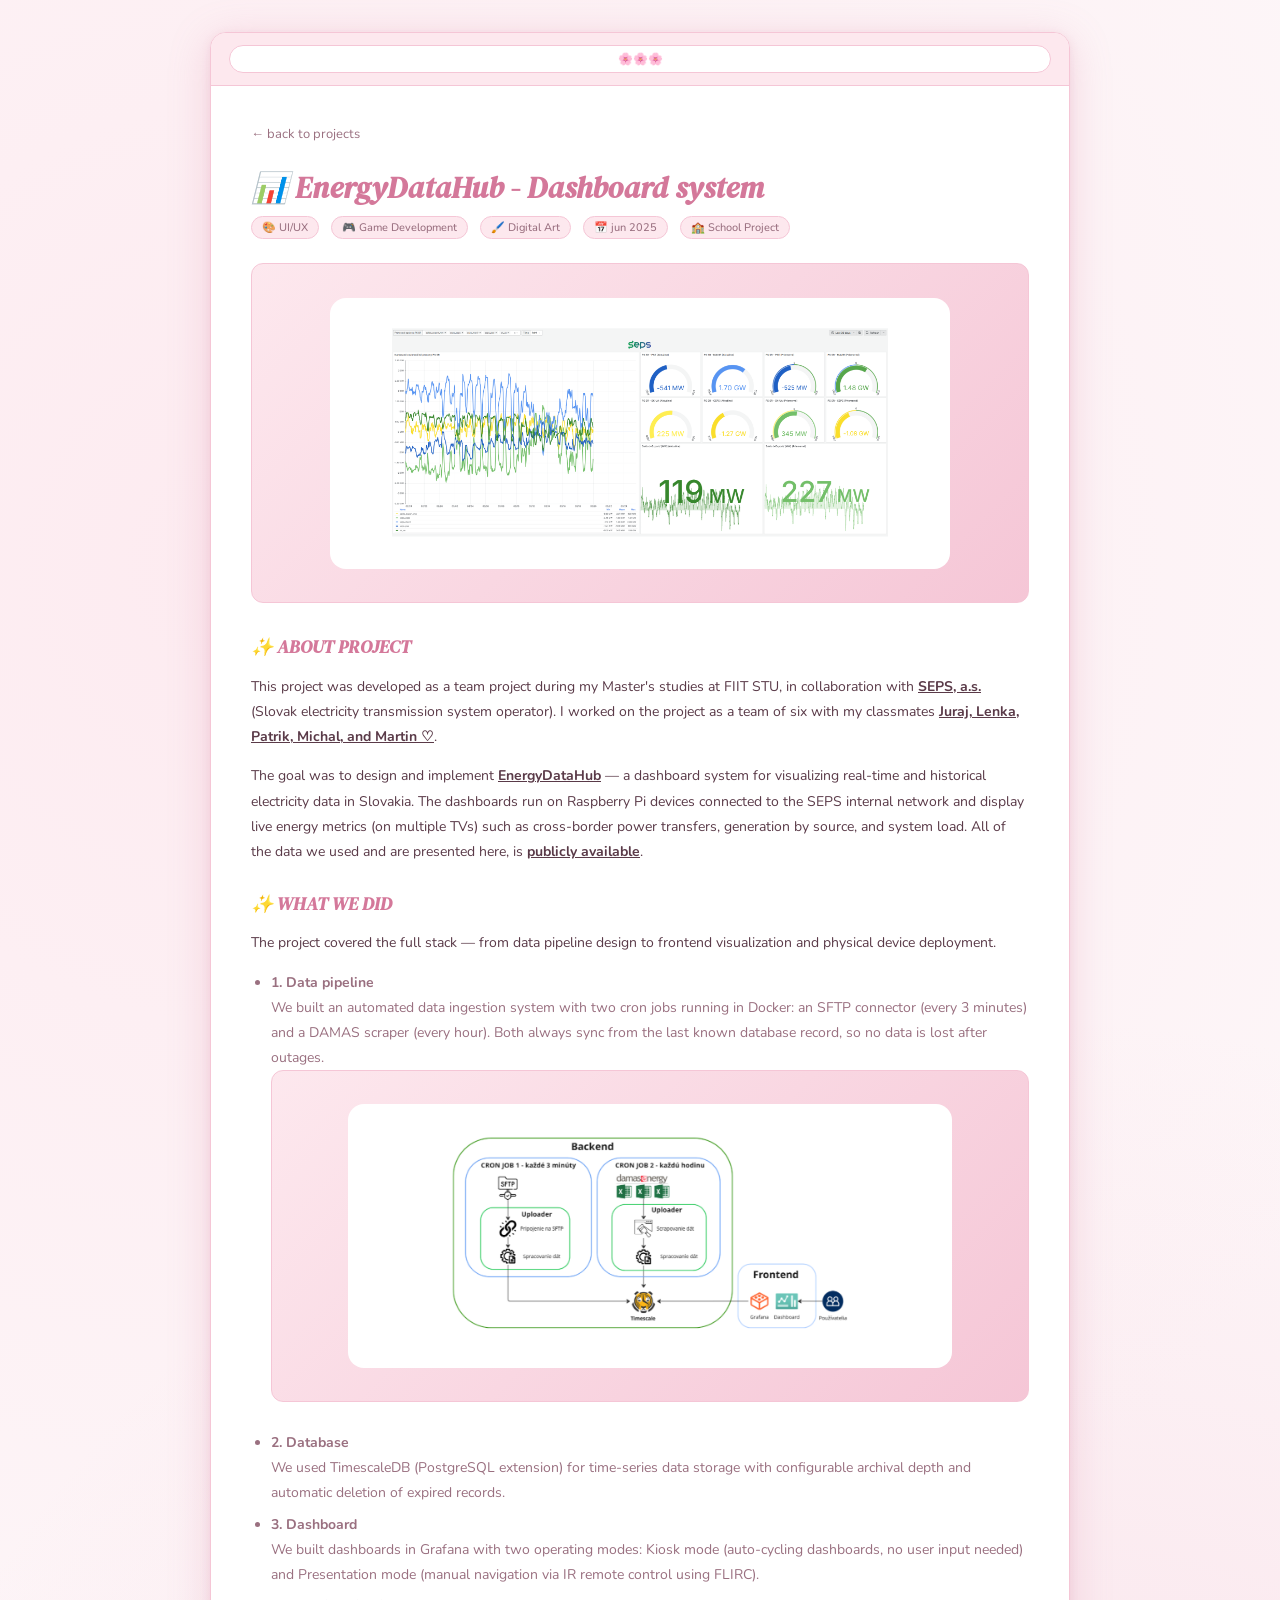
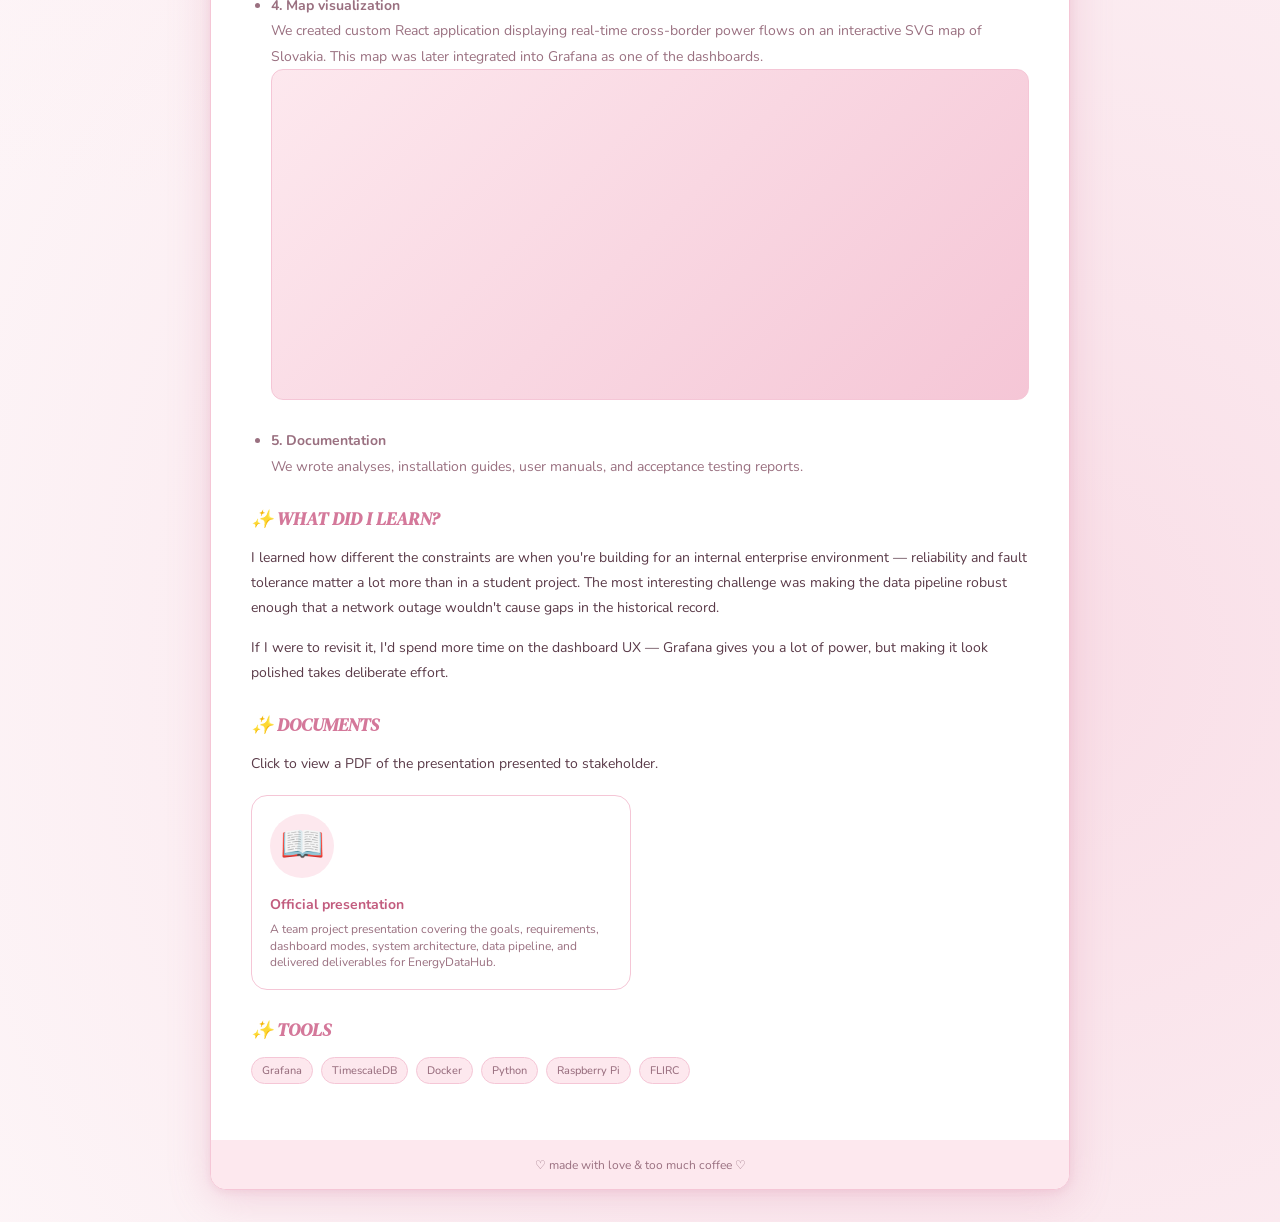
<file: projects/projekt-4.html>
<!DOCTYPE html>
<html lang="sk">

<head>
    <meta charset="UTF-8" />
    <meta name="viewport" content="width=device-width, initial-scale=1.0" />
    <title>📊 EnergyDataHub - Dashboard system</title>
    <link rel="stylesheet" href="../css/style.css" />
    <link rel="icon"
        href="data:image/svg+xml,<svg xmlns=%22http://www.w3.org/2000/svg%22 viewBox=%220 0 100 100%22><text y=%22.9em%22 font-size=%2290%22>🌸</text></svg>">
</head>

<body>

    <div class="browser-frame">

        <!-- Browser chrome -->
        <div class="browser-chrome">
            <div class="url-bar">🌸🌸🌸</div>
        </div>

        <!-- Project detail -->
        <div class="project-detail">

            <a href="../projekty.html" class="back-link">← back to projects</a>

            <h1>📊 EnergyDataHub - Dashboard system</h1>

            <div class="detail-meta">
                <span class="tag">🎨 UI/UX</span>
                <span class="tag">🎮 Game Development</span>
                <span class="tag">🖌️ Digital Art</span>
                <span class="tag">📅 jun 2025</span>
                <span class="tag">🏫 School Project</span>
            </div>

            <div class="detail-cover">
                <div class="img-wrapper">
                    <img src="../images/dashboard.png" alt="dashboard" />
                </div>
            </div>

            <div class="detail-body">

                <h2>✨ ABOUT PROJECT</h2>
                <p>
                    This project was developed as a team project during my Master's studies at FIIT STU, in collaboration with <b class="bold-underline">SEPS, a.s.</b>
                    (Slovak electricity transmission system operator). I worked on the project as a team of six with my classmates <b class="bold-underline">Juraj,
                    Lenka, Patrik, Michal, and Martin ♡</b>.
                </p>
                <p>
                    The goal was to design and implement <b class="bold-underline">EnergyDataHub</b> — a dashboard system for visualizing real-time and historical
                    electricity data in Slovakia. The dashboards run on Raspberry Pi devices connected to the SEPS internal network and
                    display live energy metrics (on multiple TVs) such as cross-border power transfers, generation by source, and system load. All of the data we used and are presented here, is <b class="bold-underline">publicly available</b>.
                </p>

                <h2>✨ WHAT WE DID</h2>
                <p>
                    The project covered the full stack — from data pipeline design to frontend visualization and physical device
                    deployment.
                </p>
                <ul>
                    <li><strong>1. Data pipeline</strong><br>
                        We built an automated data ingestion system with two cron jobs running in Docker: an SFTP connector (every 3
                        minutes) and a
                        DAMAS scraper (every hour). Both always sync from the last known database record, so no data is lost after
                        outages.

                        <div class="detail-cover">
                        <div class="img-wrapper">
                            <img src="../images/arch.png" alt="architektura" />
                        </div>
                    </div>
                
                    <li><strong>2. Database</strong><br>
                        We used TimescaleDB (PostgreSQL extension) for time-series data storage with configurable archival depth and
                        automatic
                        deletion of expired records.
                    </li>
                
                    <li><strong>3. Dashboard</strong><br>
                        We built dashboards in Grafana with two operating modes: Kiosk mode (auto-cycling dashboards, no user input needed) and
                        Presentation
                        mode (manual navigation via IR remote control using FLIRC).
                    </li>
                
                    <li><strong>4. Map visualization</strong><br>
                        We created custom React application displaying real-time cross-border power flows on an interactive SVG map of Slovakia. This map was later integrated into Grafana as one of the dashboards.
                        <div class="detail-cover">
                        <video autoplay loop muted playsinline src="../images/seps.mp4" type="video/mp4"></video>
                    </div>
                    </li>
                
                    <li><strong>5. Documentation</strong><br>
                        We wrote analyses, installation guides, user manuals, and acceptance testing reports.
                    </li>
                
                </ul>


                <h2>✨ WHAT DID I LEARN?</h2>
                <p>
                    I learned how
                    different the constraints are when you're building for an internal enterprise environment — reliability and fault
                    tolerance matter a lot more than in a student project. The most interesting challenge was making the data pipeline
                    robust enough that a network outage wouldn't cause gaps in the historical record.
                </p>
                <p>
                    If I were to revisit it, I'd spend more time on the dashboard UX — Grafana gives you a lot of power, but making it look
                    polished takes deliberate effort.
                </p>

                <h2>✨ DOCUMENTS</h2>
                Click to view a PDF of the presentation presented to stakeholder.

                <div class="reports-grid">
                    <a class="report-btn" href="resources/SEPS_presentation.pdf" target="_blank">
                        <div class="report-emoji">📖</div>
                        <div class="report-content">
                            <div class="report-title">Official presentation</div>
                            <div class="report-desc">
                                A team project presentation covering the goals, requirements, dashboard modes, system architecture, data pipeline, and
                                delivered deliverables for EnergyDataHub.
                            </div>
                        </div>
                    </a>
                </div>

                <h2>✨ TOOLS</h2>
                <div style="display:flex; gap:8px; flex-wrap:wrap; margin-bottom:20px;">
                    <span class="tag">Grafana</span>
                    <span class="tag">TimescaleDB</span>
                    <span class="tag">Docker</span>
                    <span class="tag">Python</span>
                    <span class="tag">Raspberry Pi</span>
                    <span class="tag">FLIRC</span>
                </div>


            </div>
        </div>

        <div class="site-footer">
            ♡ made with love &amp; too much coffee ♡
        </div>

    </div>

</body>

</html>
</file>
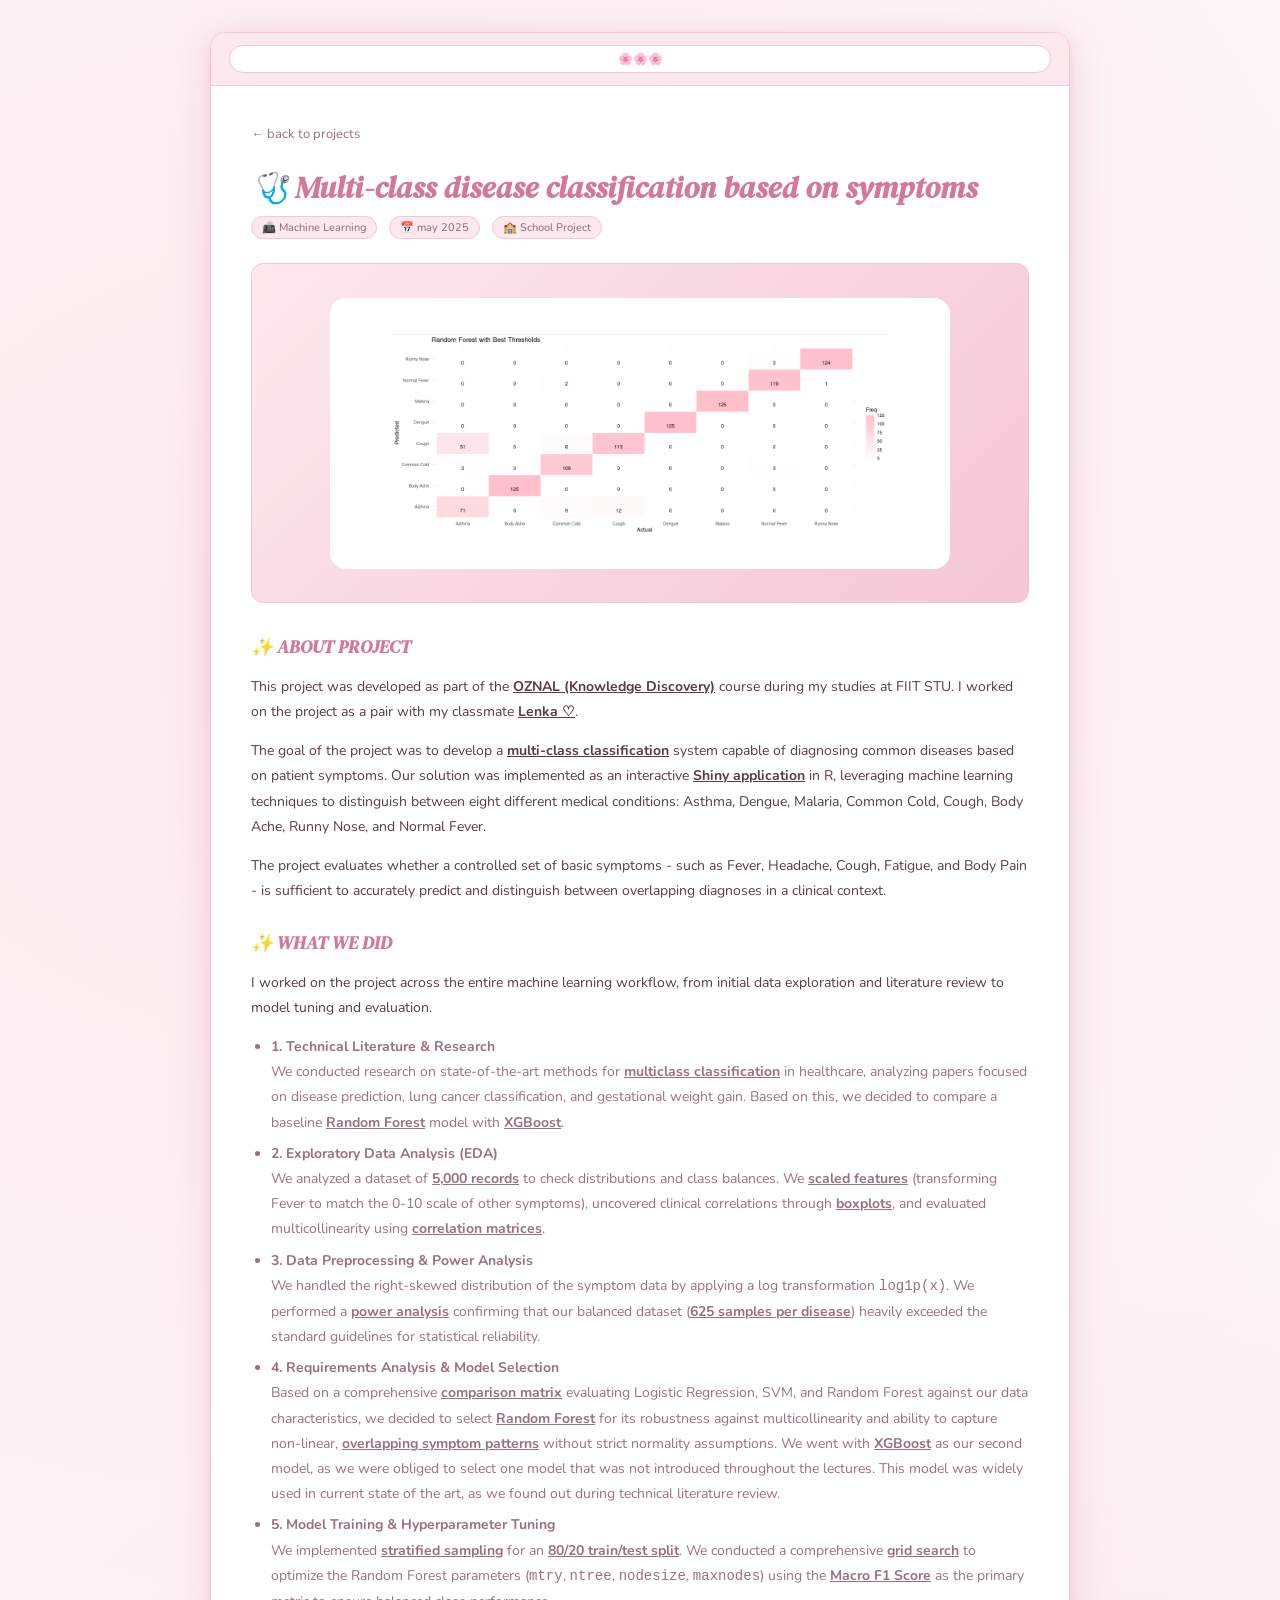
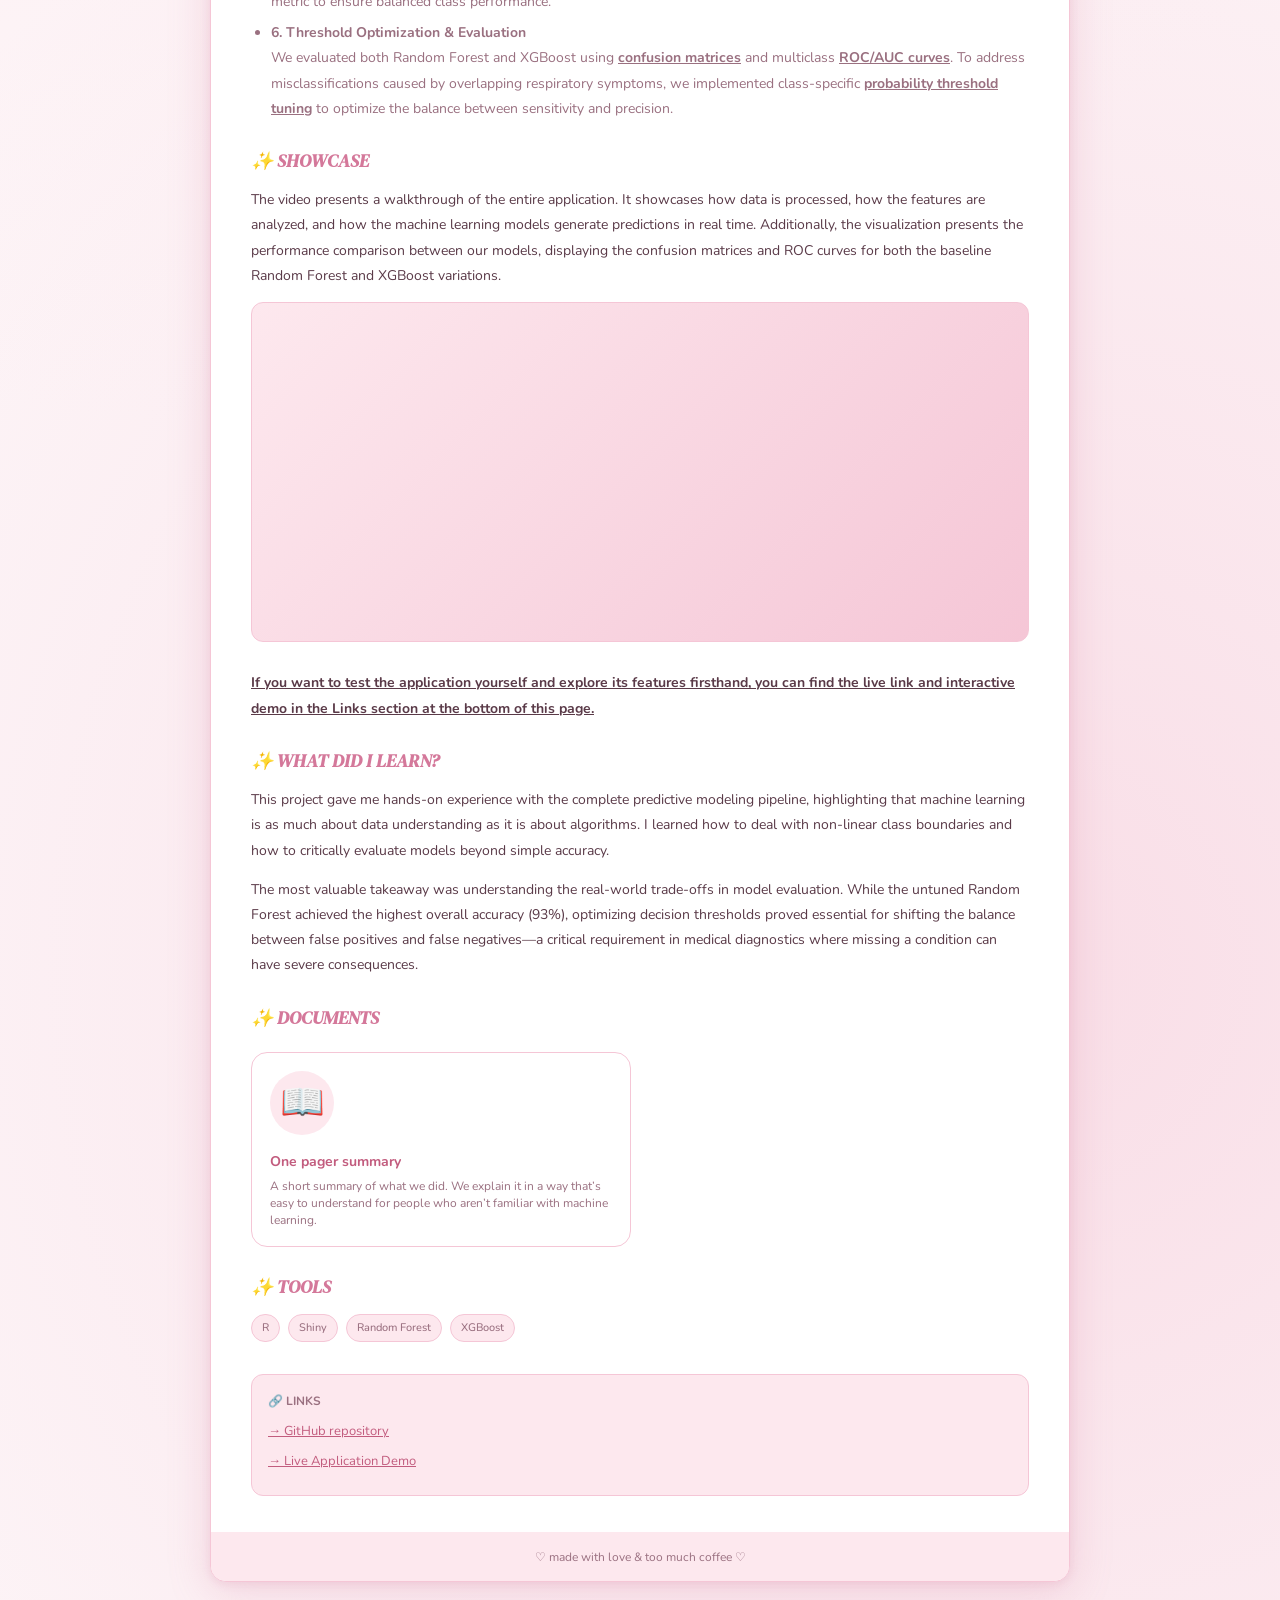
<file: projects/projekt-5.html>
<!DOCTYPE html>
<html lang="sk">

<head>
    <meta charset="UTF-8" />
    <meta name="viewport" content="width=device-width, initial-scale=1.0" />
    <title>🩺 Multi-class disease classification based on symptoms</title>
    <link rel="stylesheet" href="../css/style.css" />
    <link rel="icon"
        href="data:image/svg+xml,<svg xmlns=%22http://www.w3.org/2000/svg%22 viewBox=%220 0 100 100%22><text y=%22.9em%22 font-size=%2290%22>🌸</text></svg>">
</head>

<body>

    <div class="browser-frame">

        <!-- Browser chrome -->
        <div class="browser-chrome">
            <div class="url-bar">🌸🌸🌸</div>
        </div>

        <!-- Project detail -->
        <div class="project-detail">

            <a href="../projekty.html" class="back-link">← back to projects</a>

            <h1>🩺 Multi-class disease classification based on symptoms</h1>

            <div class="detail-meta">
                <span class="tag">📠 Machine Learning</span>
                <span class="tag">📅 may 2025</span>
                <span class="tag">🏫 School Project</span>
            </div>

            <div class="detail-cover">
                <div class="img-wrapper">
                    <img src="../images/OZNAL_thumb.png" alt="oznal" />
                </div>
            </div>

            <div class="detail-body">

                <h2>✨ ABOUT PROJECT</h2>
                <p>
                    This project was developed as part of the <b class="bold-underline">OZNAL (Knowledge Discovery)</b> course during
                    my studies at FIIT STU. I worked on the project as a pair with my classmate <b class="bold-underline">Lenka ♡</b>.
                </p>
                <p>
                    The goal of the project was to develop a <b class="bold-underline">multi-class classification</b> system capable of
                    diagnosing common diseases based
                    on patient symptoms. Our solution was implemented as an interactive <b class="bold-underline">Shiny application</b>
                    in R, leveraging machine learning
                    techniques to distinguish between eight different medical conditions: Asthma, Dengue, Malaria, Common Cold, Cough,
                    Body Ache, Runny Nose, and Normal Fever.
                </p>
                <p>
                    The project evaluates whether a controlled set of basic symptoms - such as Fever, Headache, Cough, Fatigue, and Body
                    Pain - is sufficient to accurately predict and distinguish between overlapping diagnoses in a clinical context.
                </p>

                <h2>✨ WHAT WE DID</h2>
                <p>
                    I worked on the project across the entire machine learning workflow, from initial data exploration and literature review
                    to model tuning and evaluation.
                </p>
                <ul>
                    <li><strong>1. Technical Literature & Research</strong><br>
                        We conducted research on state-of-the-art methods for <b class="bold-underline">multiclass classification</b> in
                        healthcare, analyzing papers focused on disease prediction, lung cancer classification, and gestational weight gain.
                        Based on this, we decided to compare a baseline <b class="bold-underline">Random Forest</b> model with <b
                            class="bold-underline">XGBoost</b>.
                    </li>
                    
                    <li><strong>2. Exploratory Data Analysis (EDA)</strong><br>
                        We analyzed a dataset of <b class="bold-underline">5,000 records</b> to check distributions and class balances. We
                        <b class="bold-underline">scaled features</b> (transforming Fever to match the 0-10 scale of other symptoms),
                        uncovered clinical correlations through <b class="bold-underline">boxplots</b>, and evaluated multicollinearity
                        using <b class="bold-underline">correlation matrices</b>.
                    </li>
                    
                    <li><strong>3. Data Preprocessing & Power Analysis</strong><br>
                        We handled the right-skewed distribution of the symptom data by applying a log transformation <code>log1p(x)</code>.
                        We performed a <b class="bold-underline">power analysis</b> confirming that our balanced dataset (<b
                            class="bold-underline">625 samples per disease</b>) heavily exceeded the standard guidelines for statistical
                        reliability.
                    </li>
                    
                    <li><strong>4. Requirements Analysis & Model Selection</strong><br>
                        Based on a comprehensive <b class="bold-underline">comparison matrix</b> evaluating Logistic Regression, SVM, and
                        Random Forest against our data characteristics, we decided to select <b class="bold-underline">Random Forest</b> for its
                        robustness against multicollinearity and ability to capture non-linear, <b class="bold-underline">overlapping
                        symptom patterns</b> without strict normality assumptions. We went with <b class="bold-underline">XGBoost</b> as our second model, as we were obliged to 
                        select one model that was not introduced throughout the lectures. This model was widely used in current state of the art, as we found out 
                        during technical literature review.
                    </li>
                    
                    <li><strong>5. Model Training & Hyperparameter Tuning</strong><br>
                        We implemented <b class="bold-underline">stratified sampling</b> for an <b class="bold-underline">80/20 train/test
                            split</b>. We conducted a comprehensive <b class="bold-underline">grid search</b> to optimize the Random Forest
                        parameters (<code>mtry</code>, <code>ntree</code>, <code>nodesize</code>, <code>maxnodes</code>) using the <b
                            class="bold-underline">Macro F1 Score</b> as the primary metric to ensure balanced class performance.
                    </li>
                    
                    <li><strong>6. Threshold Optimization & Evaluation</strong><br>
                        We evaluated both Random Forest and XGBoost using <b class="bold-underline">confusion matrices</b> and multiclass <b
                            class="bold-underline">ROC/AUC curves</b>. To address misclassifications caused by overlapping respiratory
                        symptoms, we implemented class-specific <b class="bold-underline">probability threshold tuning</b> to optimize the
                        balance between sensitivity and precision.
                    </li>

                </ul>

                <h2>✨ SHOWCASE</h2>
                <p>
                    The video presents a walkthrough of the entire application. It showcases how
                    data is processed, how the features are analyzed, and how the machine learning models generate predictions in real
                    time. Additionally, the visualization presents the performance comparison between our models, displaying the confusion
                    matrices and ROC curves for both the baseline Random Forest and XGBoost variations.
                </p>
                <div class="detail-cover">
                    <iframe width="560" height="315" src="https://www.youtube.com/embed/lD70g9x7Ulc?si=In19TFhkoFaestpl" title="YouTube video player" frameborder="0" allow="accelerometer; autoplay; clipboard-write; encrypted-media; gyroscope; picture-in-picture; web-share" referrerpolicy="strict-origin-when-cross-origin" allowfullscreen></iframe>
                </div>

                <p>
                    <b class="bold-underline">If you want to test the application yourself and explore its features firsthand, you can find the live link and
                    interactive demo in the Links section at the bottom of this page.</b>
                </p>

                <h2>✨ WHAT DID I LEARN?</h2>
                <p>
                    This project gave me hands-on experience with the complete predictive modeling pipeline, highlighting that machine
                    learning is as much about data understanding as it is about algorithms. I learned how to deal with non-linear class
                    boundaries and how to critically evaluate models beyond simple accuracy.
                </p>
                <p>
                    The most valuable takeaway was understanding the real-world trade-offs in model evaluation. While the untuned Random
                    Forest achieved the highest overall accuracy (93%), optimizing decision thresholds proved essential for shifting the
                    balance between false positives and false negatives—a critical requirement in medical diagnostics where missing a
                    condition can have severe consequences.
                </p>

                <h2>✨ DOCUMENTS</h2>

                <div class="reports-grid">

                    <a class="report-btn" href="resources/Magyarova_Husarova_one_pager_summary.pdf" target="_blank">
                        <div class="report-emoji">📖</div>
                        <div class="report-content">
                            <div class="report-title">One pager summary</div>
                            <div class="report-desc">
                                A short summary of what we did. We explain it in a way that’s easy to understand for people who aren’t familiar with machine learning.
                            </div>
                        </div>
                    </a>

                </div>

                <h2>✨ TOOLS</h2>
                <div style="display:flex; gap:8px; flex-wrap:wrap; margin-bottom:20px;">
                    <span class="tag">R</span>
                    <span class="tag">Shiny</span>
                    <span class="tag">Random Forest</span>
                    <span class="tag">XGBoost</span>

                    <!-- pridaj/uber podľa projektu -->
                </div>

                <div
                    style="margin-top: 32px; padding: 16px; background: var(--pink-light); border-radius: 12px; border: 1px solid var(--pink-mid);">
                    <div style="font-size: 12px; color: var(--text-light); margin-bottom: 8px; font-weight: 700;">🔗
                        LINKS</div>
                    <a href="https://github.com/allky/Multi-class-disease-classification-based-on-symptoms" target="_blank" rel="noopener noreferrer"
                        style="color: var(--rose); font-size: 13px; display:block; margin-bottom:6px;">→ GitHub
                        repository</a>

                        <a href="https://allky.shinyapps.io/oznal_project/" target="_blank" rel="noopener noreferrer"
                            style="color: var(--rose); font-size: 13px; display:block; margin-bottom:6px;">→ Live Application Demo</a>
                </div>

            </div>
        </div>

        <div class="site-footer">
            ♡ made with love &amp; too much coffee ♡
        </div>

    </div>

</body>

</html>
</file>
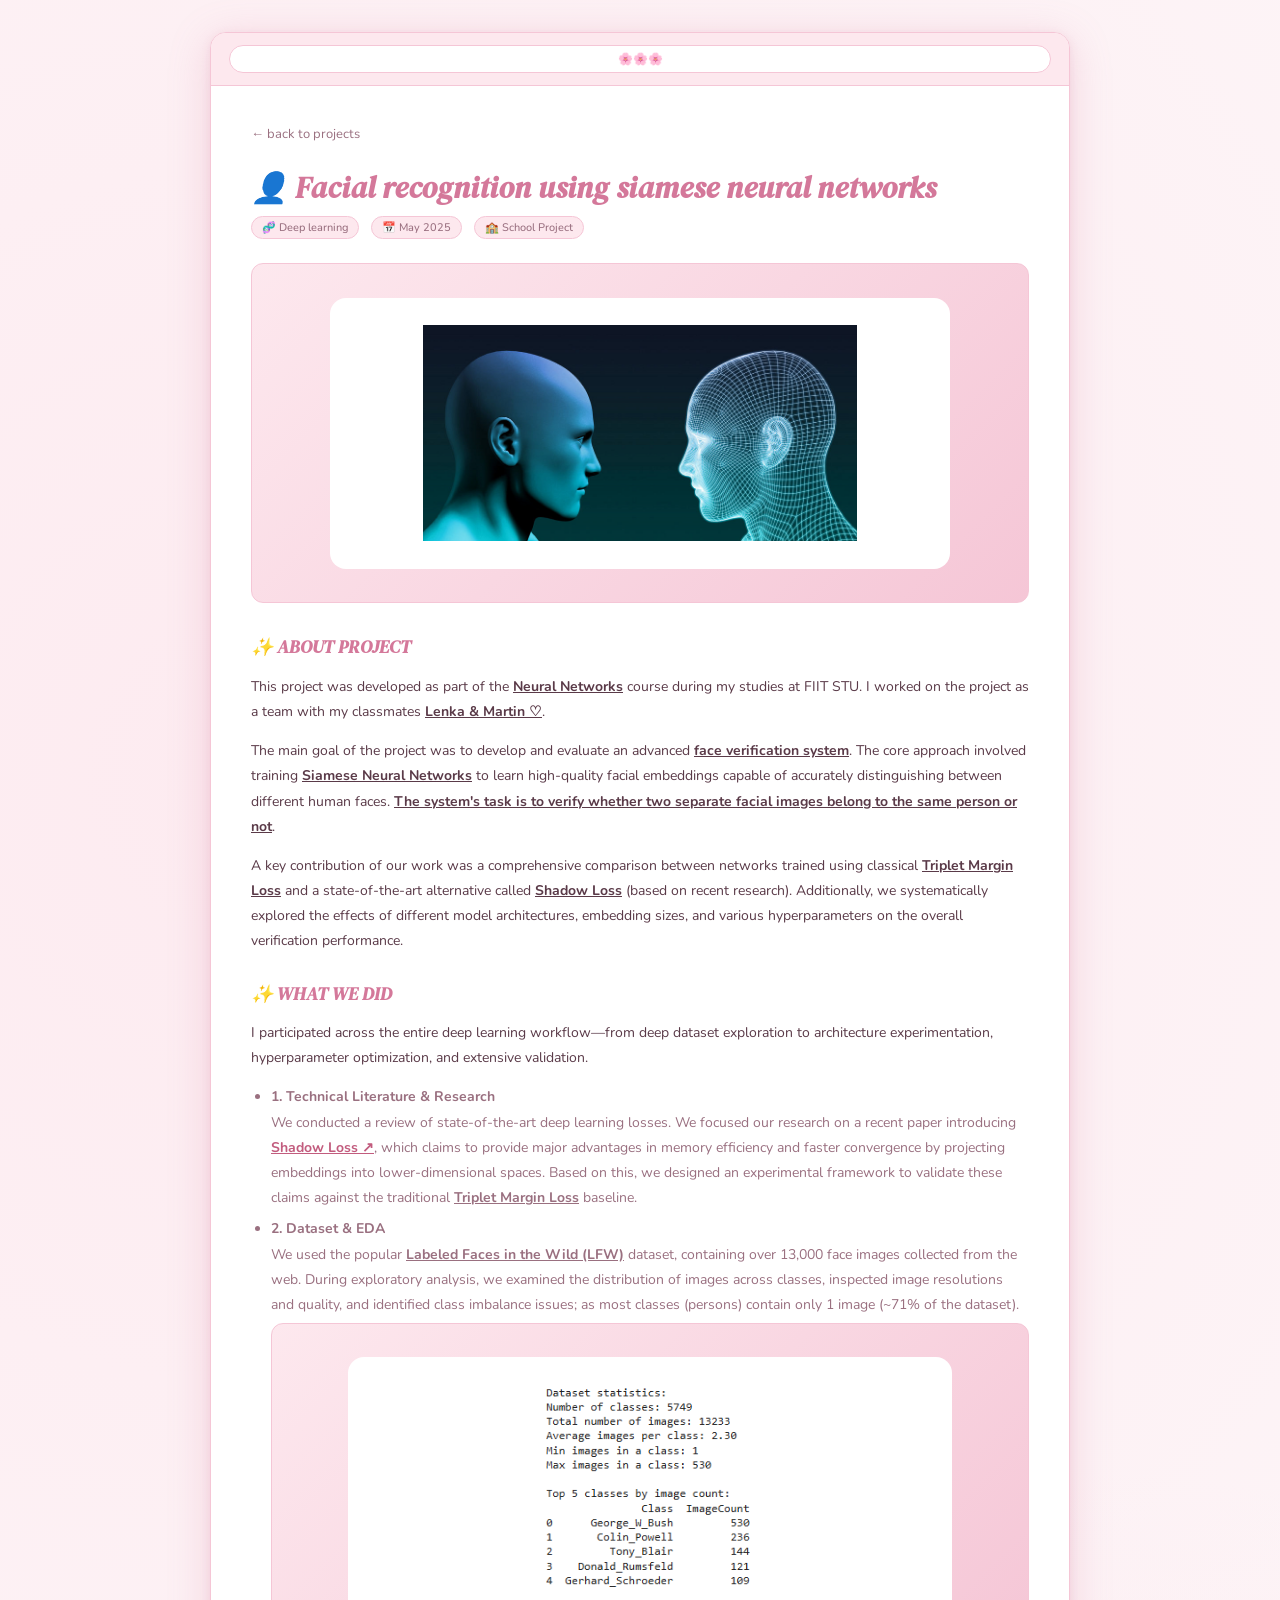
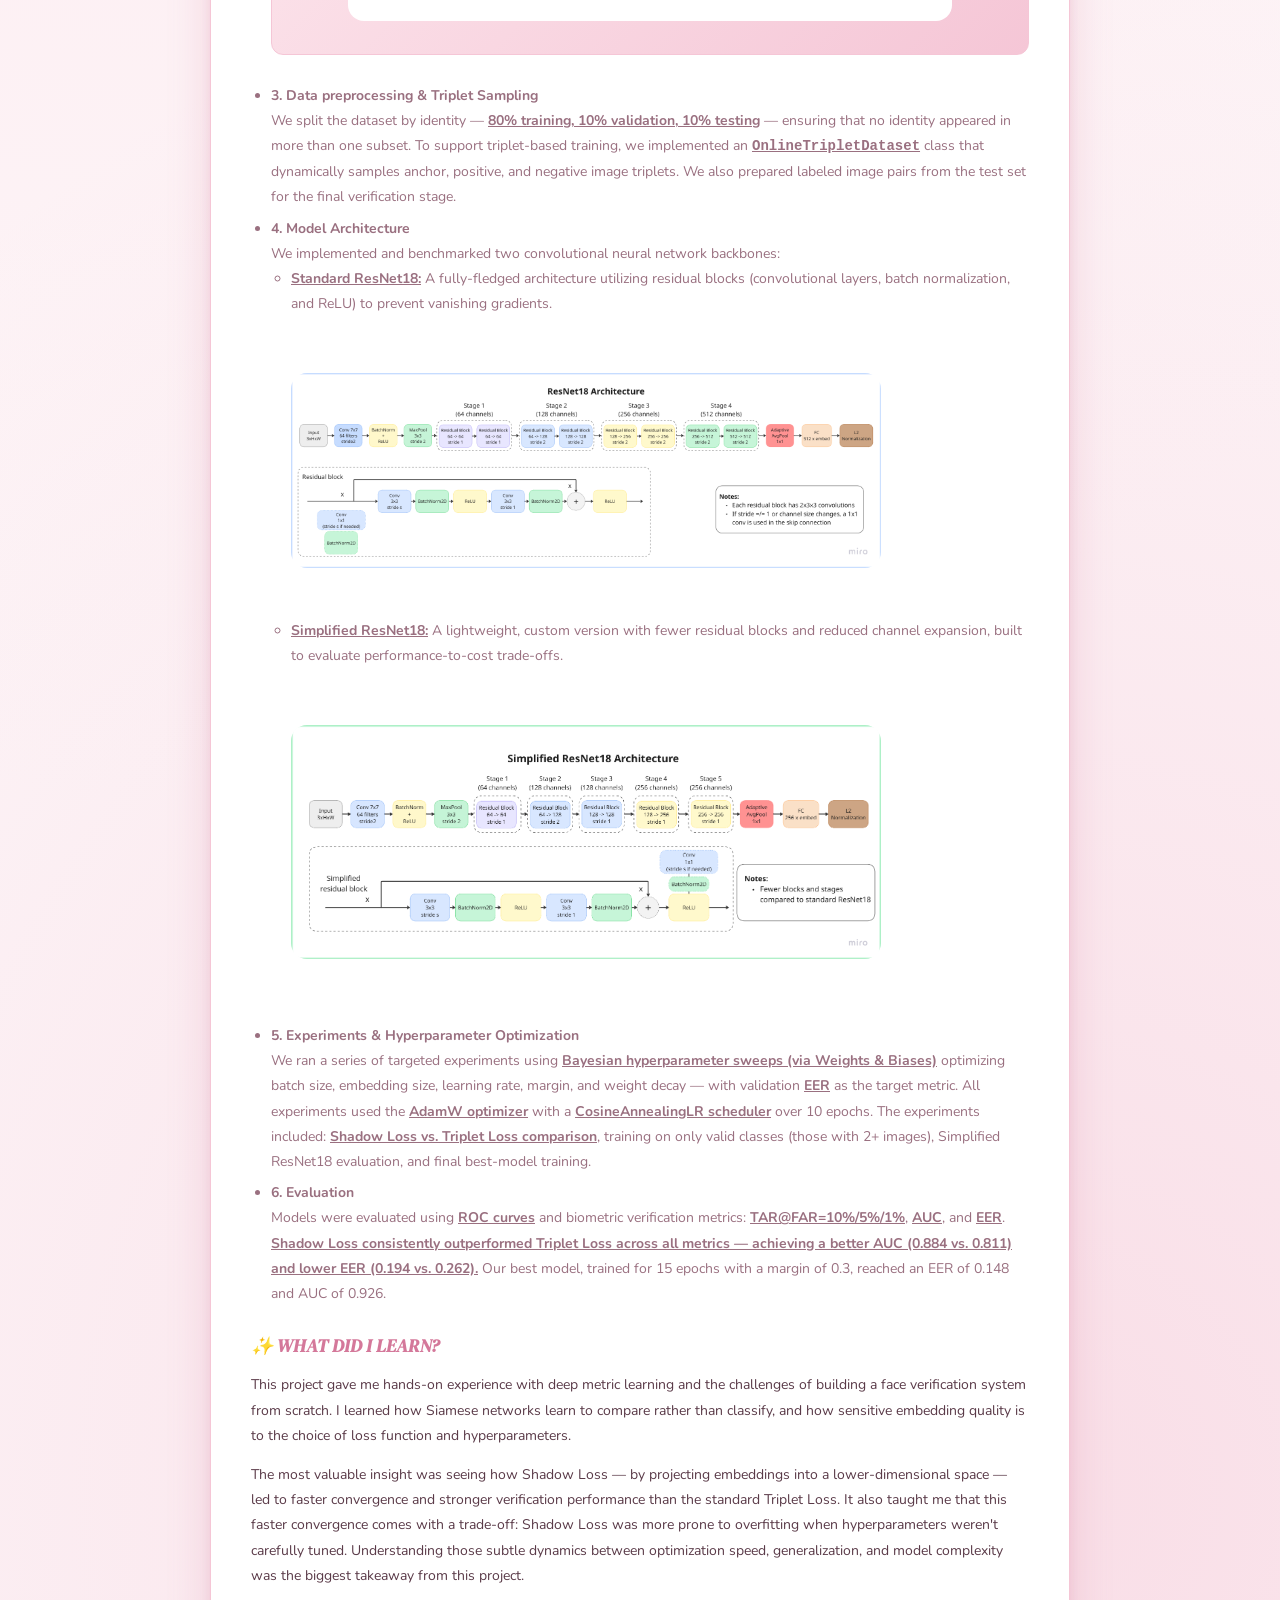
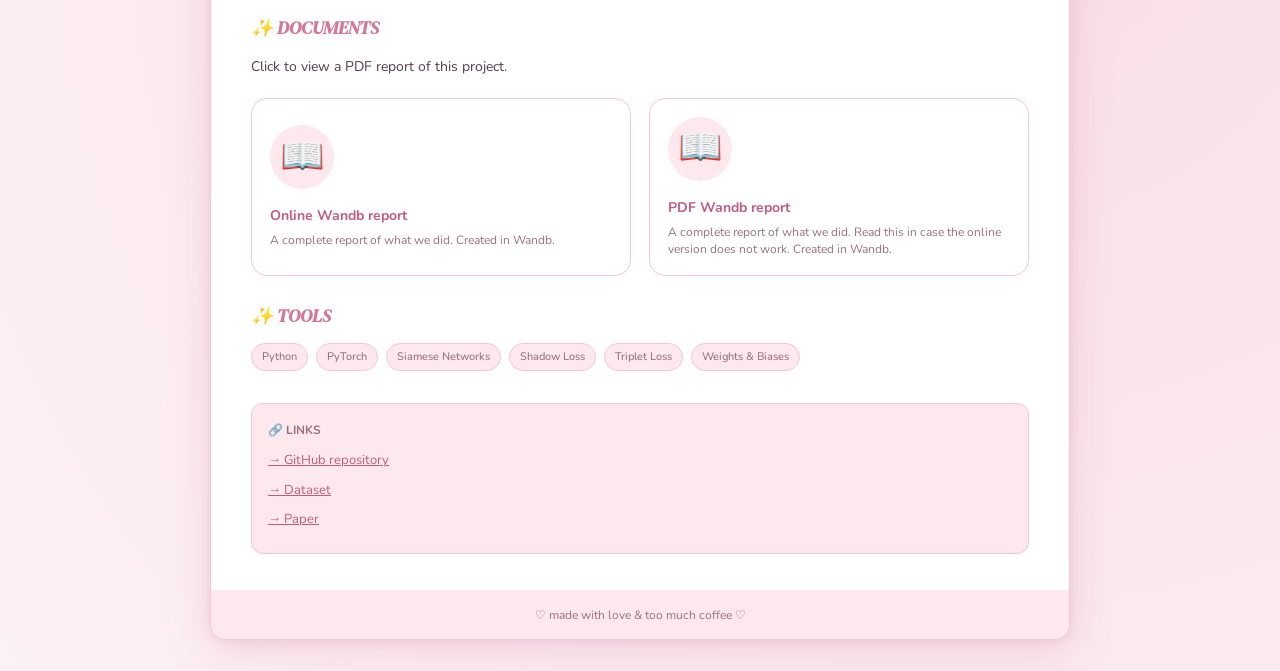
<file: projects/projekt-6.html>
<!DOCTYPE html>
<html lang="sk">

<head>
    <meta charset="UTF-8" />
    <meta name="viewport" content="width=device-width, initial-scale=1.0" />
    <title>👤 Facial recognition using siamese neural networks</title>
    <link rel="stylesheet" href="../css/style.css" />
    <link rel="icon"
        href="data:image/svg+xml,<svg xmlns=%22http://www.w3.org/2000/svg%22 viewBox=%220 0 100 100%22><text y=%22.9em%22 font-size=%2290%22>🌸</text></svg>">
</head>

<body>

    <div class="browser-frame">

        <!-- Browser chrome -->
        <div class="browser-chrome">
            <div class="url-bar">🌸🌸🌸</div>
        </div>

        <!-- Project detail -->
        <div class="project-detail">

            <a href="../projekty.html" class="back-link">← back to projects</a>

            <h1>👤 Facial recognition using siamese neural networks</h1>

            <div class="detail-meta">
                <span class="tag">🧬 Deep learning</span>
                <span class="tag">📅 May 2025</span>
                <span class="tag">🏫 School Project</span>
            </div>

            <div class="detail-cover">
                <div class="img-wrapper">
                    <img src="../images/facerec.png" alt="facerec" />
                </div>
            </div>

            <div class="detail-body">

                <h2>✨ ABOUT PROJECT</h2>
                <p>
                    This project was developed as part of the <b class="bold-underline">Neural Networks</b> course during 
                    my studies at FIIT STU. I worked on the project as a team with my classmates <b class="bold-underline">Lenka & Martin ♡</b>.
                </p>
                <p>
                    The main goal of the project was to develop and evaluate an advanced <b class="bold-underline">face verification system</b>. 
                    The core approach involved training <b class="bold-underline">Siamese Neural Networks</b> to learn high-quality facial embeddings 
                    capable of accurately distinguishing between different human faces. <b class="bold-underline">The system's task is to verify whether two separate 
                    facial images belong to the same person or not</b>.
                </p>
                <p>
                    A key contribution of our work was a comprehensive comparison between networks trained using classical 
                    <b class="bold-underline">Triplet Margin Loss</b> and a state-of-the-art alternative called <b class="bold-underline">Shadow Loss</b> (based on recent research). 
                    Additionally, we systematically explored the effects of different model architectures, embedding sizes, and various hyperparameters 
                    on the overall verification performance.
                </p>


                <h2>✨ WHAT WE DID</h2>
                <p>
                    I participated across the entire deep learning workflow—from deep dataset exploration to architecture experimentation, 
                    hyperparameter optimization, and extensive validation.
                </p>
                <ul>
                    <li><strong>1. Technical Literature & Research</strong><br>
                        We conducted a review of state-of-the-art deep learning losses. We focused our research on a recent paper introducing 
                        <b class="bold-underline"><a href="https://arxiv.org/abs/2311.14012" target="_blank" rel="noopener noreferrer" style="color: var(--rose); text-decoration: underline; font-weight: bold;">Shadow Loss ↗</a></b>, 
                        which claims to provide major advantages in memory efficiency and faster convergence by projecting 
                        embeddings into lower-dimensional spaces. Based on this, we designed an experimental framework to validate these claims against the 
                        traditional <b class="bold-underline">Triplet Margin Loss</b> baseline.
                    </li>
                    
                    <li><strong>2. Dataset & EDA</strong><br>
                        We used the popular <b class="bold-underline">Labeled Faces in the Wild (LFW)</b> dataset, containing over 13,000 face images collected from the web. 
                        During exploratory analysis, we examined the distribution of images across classes, inspected image resolutions and quality, and identified class imbalance issues; 
                        as most classes (persons) contain only 1 image (~71% of the dataset).
                    </li>

                    <div class="detail-cover">
                        <div class="img-wrapper">
                            <img src="../images/nn3.png" alt="nn3" />
                        </div>
                    </div>
                    
                    <li><strong>3. Data preprocessing & Triplet Sampling</strong><br>
                        We split the dataset by identity — <b class="bold-underline">80% training, 10% validation, 10% testing</b> — ensuring that no identity appeared in more than one subset. 
                        To support triplet-based training, we implemented an <b class="bold-underline"><code>OnlineTripletDataset</code></b> class that dynamically samples anchor, positive, and negative image triplets. 
                        We also prepared labeled image pairs from the test set for the final verification stage.
                    </li>
                    
                    <li><strong>4. Model Architecture</strong><br>
                        We implemented and benchmarked two convolutional neural network backbones:
                        <ul>
                            <li><b class="bold-underline">Standard ResNet18:</b> A fully-fledged architecture utilizing residual blocks (convolutional layers, batch normalization, and ReLU) to prevent vanishing gradients.</li>
                                <br><br>
                                <div class="img-wrapper">
                                    <img src="../images/resnet.png" alt="resnet" />
                                </div>
                                <br><br>

                            <li><b class="bold-underline">Simplified ResNet18:</b> A lightweight, custom version with fewer residual blocks and reduced channel expansion, built to evaluate performance-to-cost trade-offs.</li>
                            <br><br>
                            <div class="img-wrapper">
                                    <img src="../images/resnet_simplified.png" alt="resnet_simplified" />
                            </div>
                            <br><br>

                        </ul>
                    </li>
                    
                    <li><strong>5. Experiments & Hyperparameter Optimization</strong><br>
                        We ran a series of targeted experiments using <b class="bold-underline">Bayesian hyperparameter sweeps (via Weights & Biases)</b> optimizing batch size, embedding size, 
                        learning rate, margin, and weight decay — with validation <b class="bold-underline">EER</b> as the target metric. All experiments used the <b class="bold-underline">AdamW optimizer</b> with a 
                        <b class="bold-underline">CosineAnnealingLR scheduler</b> over 10 epochs. The experiments included: <b class="bold-underline">Shadow Loss vs. Triplet Loss comparison</b>, training on only valid classes 
                        (those with 2+ images), Simplified ResNet18 evaluation, and final best-model training.
                    </li>
                    
                    <li><strong>6. Evaluation</strong><br>
                        Models were evaluated using <b class="bold-underline">ROC curves</b> and biometric verification metrics: <b class="bold-underline">TAR@FAR=10%/5%/1%</b>, <b class="bold-underline">AUC</b>, and <b class="bold-underline">EER</b>. <b class="bold-underline">Shadow Loss consistently outperformed 
                        Triplet Loss across all metrics — achieving a better AUC (0.884 vs. 0.811) and lower EER (0.194 vs. 0.262).</b> Our best model, trained for 15 epochs 
                        with a margin of 0.3, reached an EER of 0.148 and AUC of 0.926.
                    </li>
                </ul>

                <h2>✨ WHAT DID I LEARN?</h2>
                <p>
                    This project gave me hands-on experience with deep metric learning and the challenges of building a face verification system from scratch. 
                    I learned how Siamese networks learn to compare rather than classify, and how sensitive embedding quality is to the choice of loss function 
                    and hyperparameters.
                </p>
                <p>
                    The most valuable insight was seeing how Shadow Loss — by projecting embeddings into a lower-dimensional space — led to faster convergence 
                    and stronger verification performance than the standard Triplet Loss. It also taught me that this faster convergence comes with a trade-off: 
                    Shadow Loss was more prone to overfitting when hyperparameters weren't carefully tuned. Understanding those subtle dynamics between 
                    optimization speed, generalization, and model complexity was the biggest takeaway from this project.
                </p>

                <h2>✨ DOCUMENTS</h2>
                Click to view a PDF report of this project.

                <div class="reports-grid">

                    <a class="report-btn" href="https://wandb.ai/xmagyarova-stu/nsiete-project-3/reports/Neural-networks-Project-3--VmlldzoxMjczOTkwMg?accessToken=wfekthzy2md8n691f78yfwtgxb81au2lpprbgeb1dwf2nhec49oi0rkebkubaljj" target="_blank">
                        <div class="report-emoji">📖</div>
                        <div class="report-content">
                            <div class="report-title">Online Wandb report</div>
                            <div class="report-desc">
                                A complete report of what we did. Created in Wandb. 
                            </div>
                        </div>
                    </a>

                    <a class="report-btn" href="resources/NN3.pdf" target="_blank">
                        <div class="report-emoji">📖</div>
                        <div class="report-content">
                            <div class="report-title">PDF Wandb report</div>
                            <div class="report-desc">
                                A complete report of what we did. Read this in case the online version does not work. Created in Wandb.
                            </div>
                        </div>
                    </a>

                </div>

                <h2>✨ TOOLS</h2>
                <div style="display:flex; gap:8px; flex-wrap:wrap; margin-bottom:20px;">
                    <span class="tag">Python</span>
                    <span class="tag">PyTorch</span>
                    <span class="tag">Siamese Networks</span>
                    <span class="tag">Shadow Loss</span>
                    <span class="tag">Triplet Loss</span>
                    <span class="tag">Weights & Biases</span>
                    <!-- pridaj/uber podľa projektu -->
                </div>

                <div
                    style="margin-top: 32px; padding: 16px; background: var(--pink-light); border-radius: 12px; border: 1px solid var(--pink-mid);">
                    <div style="font-size: 12px; color: var(--text-light); margin-bottom: 8px; font-weight: 700;">🔗
                        LINKS</div>
                    <a href="https://github.com/allky/Facial-recognition-using-siamese-neural-networks" target="_blank" rel="noopener noreferrer"
                        style="color: var(--rose); font-size: 13px; display:block; margin-bottom:6px;">→ GitHub
                        repository</a>

                    <a href="https://www.kaggle.com/datasets/atulanandjha/lfwpeople" target="_blank" rel="noopener noreferrer"
                        style="color: var(--rose); font-size: 13px; display:block; margin-bottom:6px;">→ Dataset</a>

                    <a href="https://arxiv.org/pdf/2311.14012" target="_blank" rel="noopener noreferrer"
                        style="color: var(--rose); font-size: 13px; display:block; margin-bottom:6px;">→ Paper</a>
                </div>

            </div>
        </div>

        <div class="site-footer">
            ♡ made with love &amp; too much coffee ♡
        </div>

    </div>

</body>

</html>
</file>
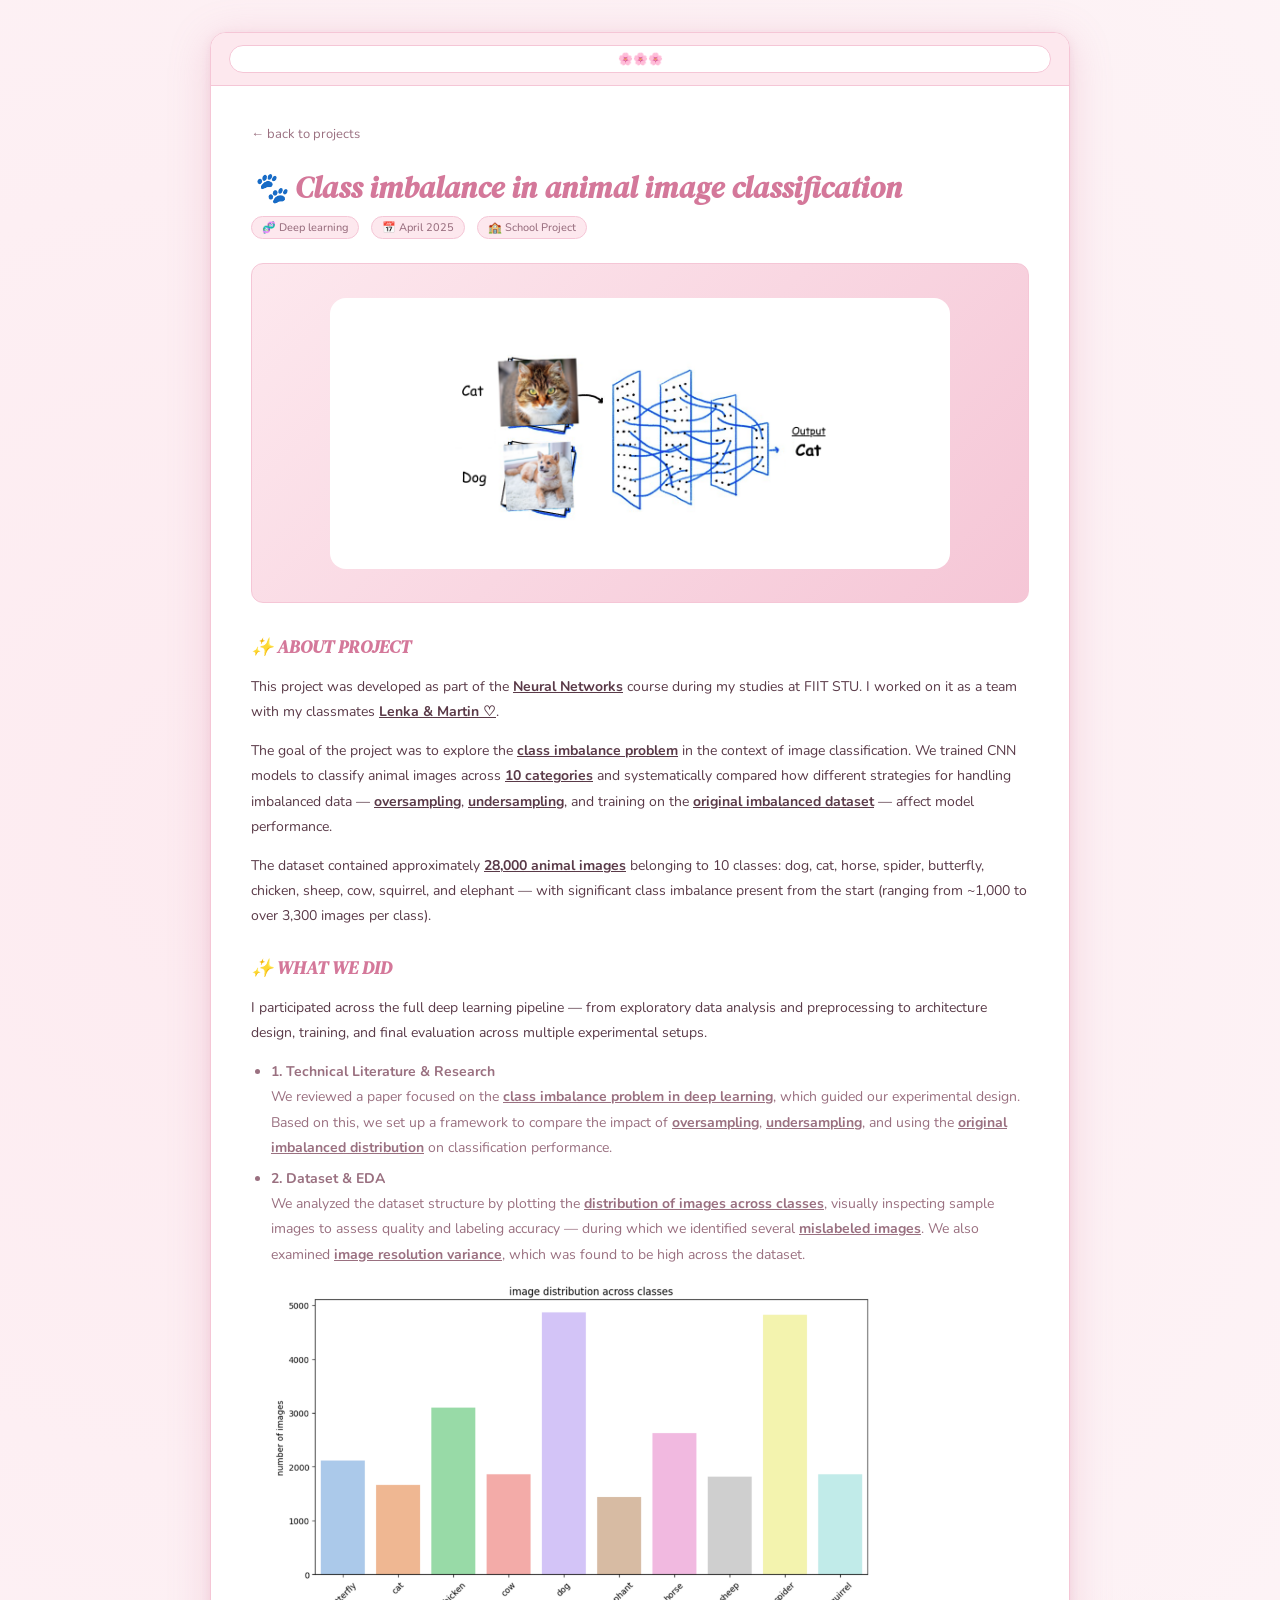
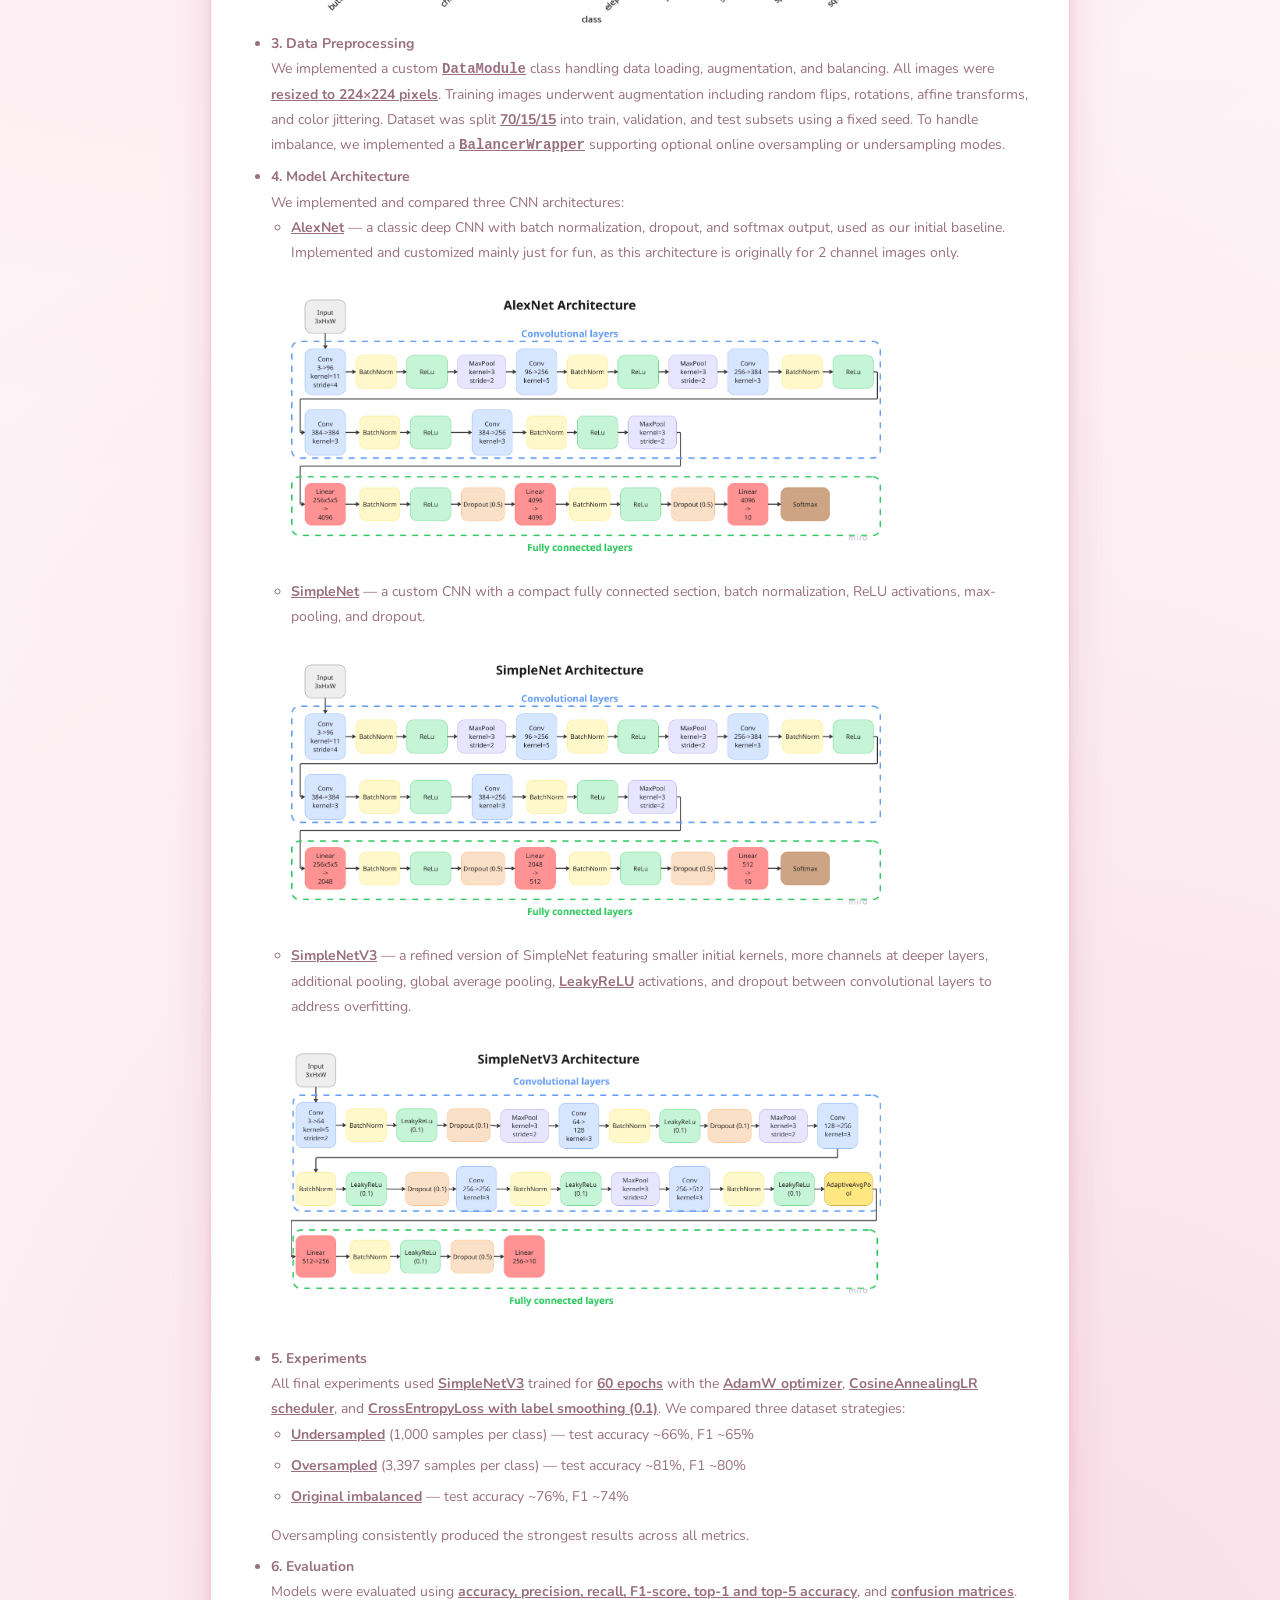
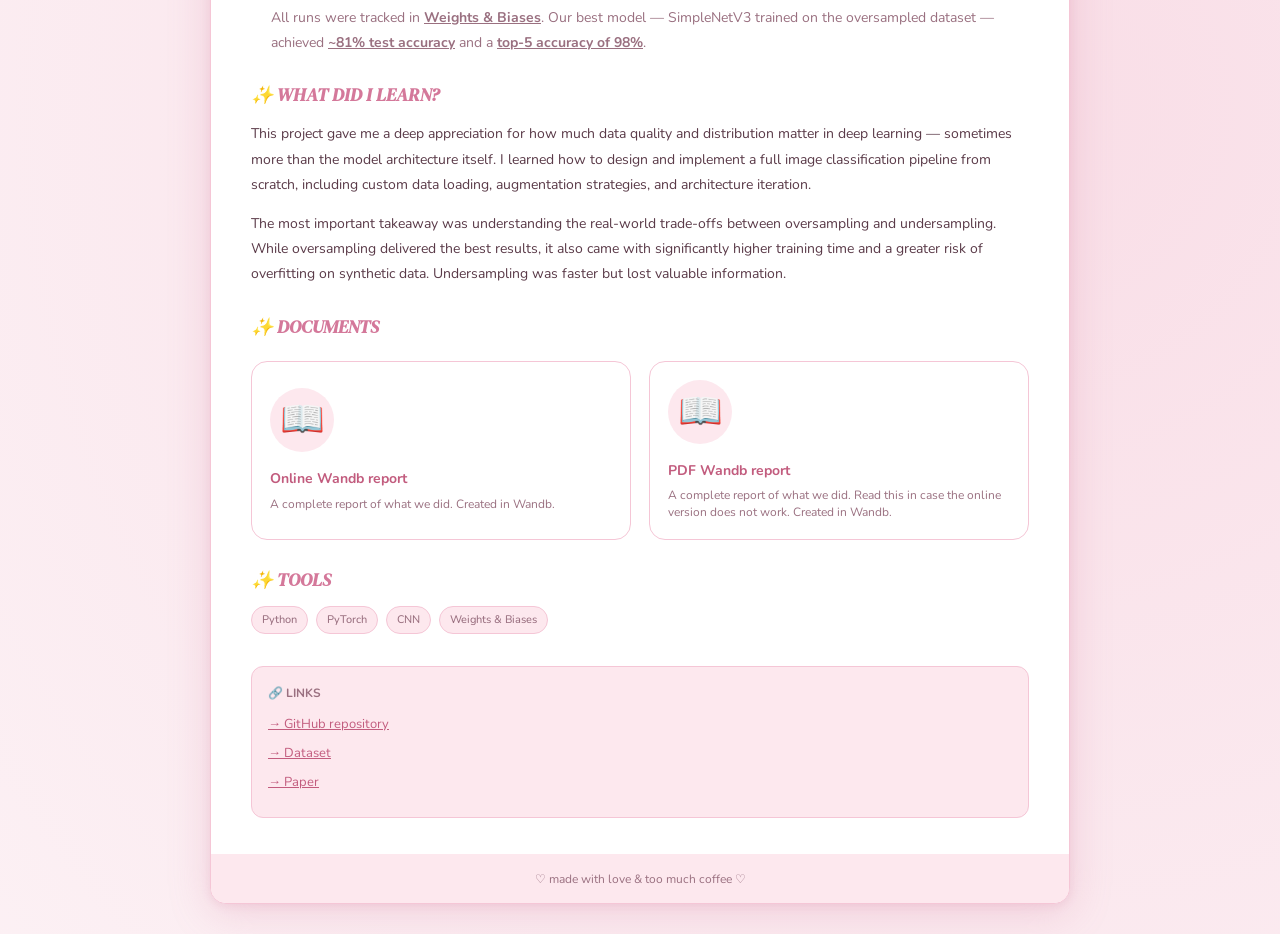
<file: projects/projekt-7.html>
<!DOCTYPE html>
<html lang="sk">

<head>
    <meta charset="UTF-8" />
    <meta name="viewport" content="width=device-width, initial-scale=1.0" />
    <title>🐾 Class imbalance in animal image classification</title>
    <link rel="stylesheet" href="../css/style.css" />
    <link rel="icon"
        href="data:image/svg+xml,<svg xmlns=%22http://www.w3.org/2000/svg%22 viewBox=%220 0 100 100%22><text y=%22.9em%22 font-size=%2290%22>🌸</text></svg>">
</head>

<body>

    <div class="browser-frame">

        <!-- Browser chrome -->
        <div class="browser-chrome">
            <div class="url-bar">🌸🌸🌸</div>
        </div>

        <!-- Project detail -->
        <div class="project-detail">

            <a href="../projekty.html" class="back-link">← back to projects</a>

            <h1>🐾 Class imbalance in animal image classification</h1>

            <div class="detail-meta">
                <span class="tag">🧬 Deep learning</span>
                <span class="tag">📅 April 2025</span>
                <span class="tag">🏫 School Project</span>
            </div>

            <div class="detail-cover">
                <div class="img-wrapper">
                    <img src="../images/cnn.png" alt="cnn" />
                </div>
            </div>

            <div class="detail-body">

                <h2>✨ ABOUT PROJECT</h2>
                <p>
                    This project was developed as part of the <b class="bold-underline">Neural Networks</b> course during
                    my studies at FIIT STU. I worked on it as a team with my classmates <b class="bold-underline">Lenka & Martin ♡</b>.
                </p>
                <p>
                    The goal of the project was to explore the <b class="bold-underline">class imbalance problem</b> in the context
                    of image classification. We trained CNN models to classify animal images across <b class="bold-underline">10 categories</b>
                    and systematically compared how different strategies for handling imbalanced data —
                    <b class="bold-underline">oversampling</b>, <b class="bold-underline">undersampling</b>, and training on the
                    <b class="bold-underline">original imbalanced dataset</b> — affect model performance.
                </p>
                <p>
                    The dataset contained approximately <b class="bold-underline">28,000 animal images</b> belonging to 10 classes:
                    dog, cat, horse, spider, butterfly, chicken, sheep, cow, squirrel, and elephant — with significant class imbalance
                    present from the start (ranging from ~1,000 to over 3,300 images per class).
                </p>


                <h2>✨ WHAT WE DID</h2>
                <p>
                    I participated across the full deep learning pipeline — from exploratory data analysis and preprocessing
                    to architecture design, training, and final evaluation across multiple experimental setups.
                </p>
                <ul>
                    <li><strong>1. Technical Literature & Research</strong><br>
                        We reviewed a paper focused on the <b class="bold-underline">class imbalance problem in deep learning</b>,
                        which guided our experimental design. Based on this, we set up a framework to compare the impact of
                        <b class="bold-underline">oversampling</b>, <b class="bold-underline">undersampling</b>, and using the
                        <b class="bold-underline">original imbalanced distribution</b> on classification performance.
                    </li>

                    <li><strong>2. Dataset & EDA</strong><br>
                        We analyzed the dataset structure by plotting the <b class="bold-underline">distribution of images across classes</b>,
                        visually inspecting sample images to assess quality and labeling accuracy — during which we identified
                        several <b class="bold-underline">mislabeled images</b>. We also examined <b class="bold-underline">image resolution variance</b>,
                        which was found to be high across the dataset.

                        <div class="img-wrapper">
                            <img src="../images/classes.png" alt="classes" />
                        </div>

                    </li>

                    <li><strong>3. Data Preprocessing</strong><br>
                        We implemented a custom <b class="bold-underline"><code>DataModule</code></b> class handling data loading,
                        augmentation, and balancing. All images were <b class="bold-underline">resized to 224×224 pixels</b>.
                        Training images underwent augmentation including random flips, rotations, affine transforms, and color jittering.
                        Dataset was split <b class="bold-underline">70/15/15</b> into train, validation, and test subsets using a fixed seed.
                        To handle imbalance, we implemented a <b class="bold-underline"><code>BalancerWrapper</code></b> supporting
                        optional online oversampling or undersampling modes.
                    </li>

                    <li><strong>4. Model Architecture</strong><br>
                        We implemented and compared three CNN architectures:
                        <ul>
                            <li><b class="bold-underline">AlexNet</b> — a classic deep CNN with batch normalization, dropout,
                            and softmax output, used as our initial baseline. Implemented and customized mainly just for fun, as this architecture is originally for 2 channel images only.</li>

                            <br>
                            <div class="img-wrapper">
                                <img src="../images/alexnet.png" alt="alexnet architecture" />
                            </div>
                            <br>

                            <li><b class="bold-underline">SimpleNet</b> — a custom CNN with a compact fully connected section,
                            batch normalization, ReLU activations, max-pooling, and dropout.</li>

                            <!-- OBRAZOK: SimpleNet architektura -->
                             <br>
                            <div class="img-wrapper">
                                <img src="../images/simplenet.png" alt="simplenet architecture" />
                            </div>
                            <br>

                            <li><b class="bold-underline">SimpleNetV3</b> — a refined version of SimpleNet featuring smaller
                            initial kernels, more channels at deeper layers, additional pooling, global average pooling,
                            <b class="bold-underline">LeakyReLU</b> activations, and dropout between convolutional layers
                            to address overfitting.</li>

                            <!-- OBRAZOK: SimpleNetV3 architektura -->
                             <br>
                            <div class="img-wrapper">
                                <img src="../images/simplenetv3.png" alt="simplenetv3 architecture" />
                            </div>
                            <br>
                        </ul>
                    </li>

                    <li><strong>5. Experiments</strong><br>
                        All final experiments used <b class="bold-underline">SimpleNetV3</b> trained for <b class="bold-underline">60 epochs</b>
                        with the <b class="bold-underline">AdamW optimizer</b>, <b class="bold-underline">CosineAnnealingLR scheduler</b>,
                        and <b class="bold-underline">CrossEntropyLoss with label smoothing (0.1)</b>. We compared three dataset strategies:
                        <ul>
                            <li><b class="bold-underline">Undersampled</b> (1,000 samples per class) — test accuracy ~66%, F1 ~65%</li>
                            <li><b class="bold-underline">Oversampled</b> (3,397 samples per class) — test accuracy ~81%, F1 ~80%</li>
                            <li><b class="bold-underline">Original imbalanced</b> — test accuracy ~76%, F1 ~74%</li>
                        </ul>
                        Oversampling consistently produced the strongest results across all metrics.
                    </li>

                    <li><strong>6. Evaluation</strong><br>
                        Models were evaluated using <b class="bold-underline">accuracy, precision, recall, F1-score, top-1 and top-5 accuracy</b>,
                        and <b class="bold-underline">confusion matrices</b>. All runs were tracked in <b class="bold-underline">Weights & Biases</b>.
                        Our best model — SimpleNetV3 trained on the oversampled dataset — achieved <b class="bold-underline">~81% test accuracy</b>
                        and a <b class="bold-underline">top-5 accuracy of 98%</b>.
                    </li>
                </ul>

                <h2>✨ WHAT DID I LEARN?</h2>
                <p>
                    This project gave me a deep appreciation for how much data quality and distribution matter in deep learning —
                    sometimes more than the model architecture itself. I learned how to design and implement a full image classification
                    pipeline from scratch, including custom data loading, augmentation strategies, and architecture iteration.
                </p>
                <p>
                    The most important takeaway was understanding the real-world trade-offs between oversampling and undersampling.
                    While oversampling delivered the best results, it also came with significantly higher training time and a greater
                    risk of overfitting on synthetic data. Undersampling was faster but lost valuable information.
                </p>

                <h2>✨ DOCUMENTS</h2>

                <div class="reports-grid">

                    <a class="report-btn" href="https://wandb.ai/xmagyarova-stu/NN-2/reports/Neural-networks-Project-2--VmlldzoxMjI5NDUxNw?accessToken=c8aqnq2m9mna92sc12q53btogvk5fc0d07b21k3ykmz490u6gpt9n1roge2iynku" target="_blank">
                        <div class="report-emoji">📖</div>
                        <div class="report-content">
                            <div class="report-title">Online Wandb report</div>
                            <div class="report-desc">
                                A complete report of what we did. Created in Wandb. 
                            </div>
                        </div>
                    </a>

                    <a class="report-btn" href="resources/NN2.pdf" target="_blank">
                        <div class="report-emoji">📖</div>
                        <div class="report-content">
                            <div class="report-title">PDF Wandb report</div>
                            <div class="report-desc">
                                A complete report of what we did. Read this in case the online version does not work. Created in Wandb.
                            </div>
                        </div>
                    </a>

                </div>

                <h2>✨ TOOLS</h2>
                <div style="display:flex; gap:8px; flex-wrap:wrap; margin-bottom:20px;">
                    <span class="tag">Python</span>
                    <span class="tag">PyTorch</span>
                    <span class="tag">CNN</span>
                    <span class="tag">Weights & Biases</span>
                    <!-- pridaj/uber podľa projektu -->
                </div>

                <div
                    style="margin-top: 32px; padding: 16px; background: var(--pink-light); border-radius: 12px; border: 1px solid var(--pink-mid);">
                    <div style="font-size: 12px; color: var(--text-light); margin-bottom: 8px; font-weight: 700;">🔗
                        LINKS</div>
                    <a href="https://github.com/allky/Class-imbalance-in-animal-image-classification" target="_blank" rel="noopener noreferrer"
                        style="color: var(--rose); font-size: 13px; display:block; margin-bottom:6px;">→ GitHub
                        repository</a>

                    <a href="https://www.kaggle.com/datasets/alessiocorrado99/animals10" target="_blank" rel="noopener noreferrer"
                        style="color: var(--rose); font-size: 13px; display:block; margin-bottom:6px;">→ Dataset</a>

                    <a href="https://arxiv.org/pdf/1710.05381" target="_blank" rel="noopener noreferrer"
                        style="color: var(--rose); font-size: 13px; display:block; margin-bottom:6px;">→ Paper</a>
                </div>

            </div>
        </div>

        <div class="site-footer">
            ♡ made with love &amp; too much coffee ♡
        </div>

    </div>

</body>

</html>
</file>
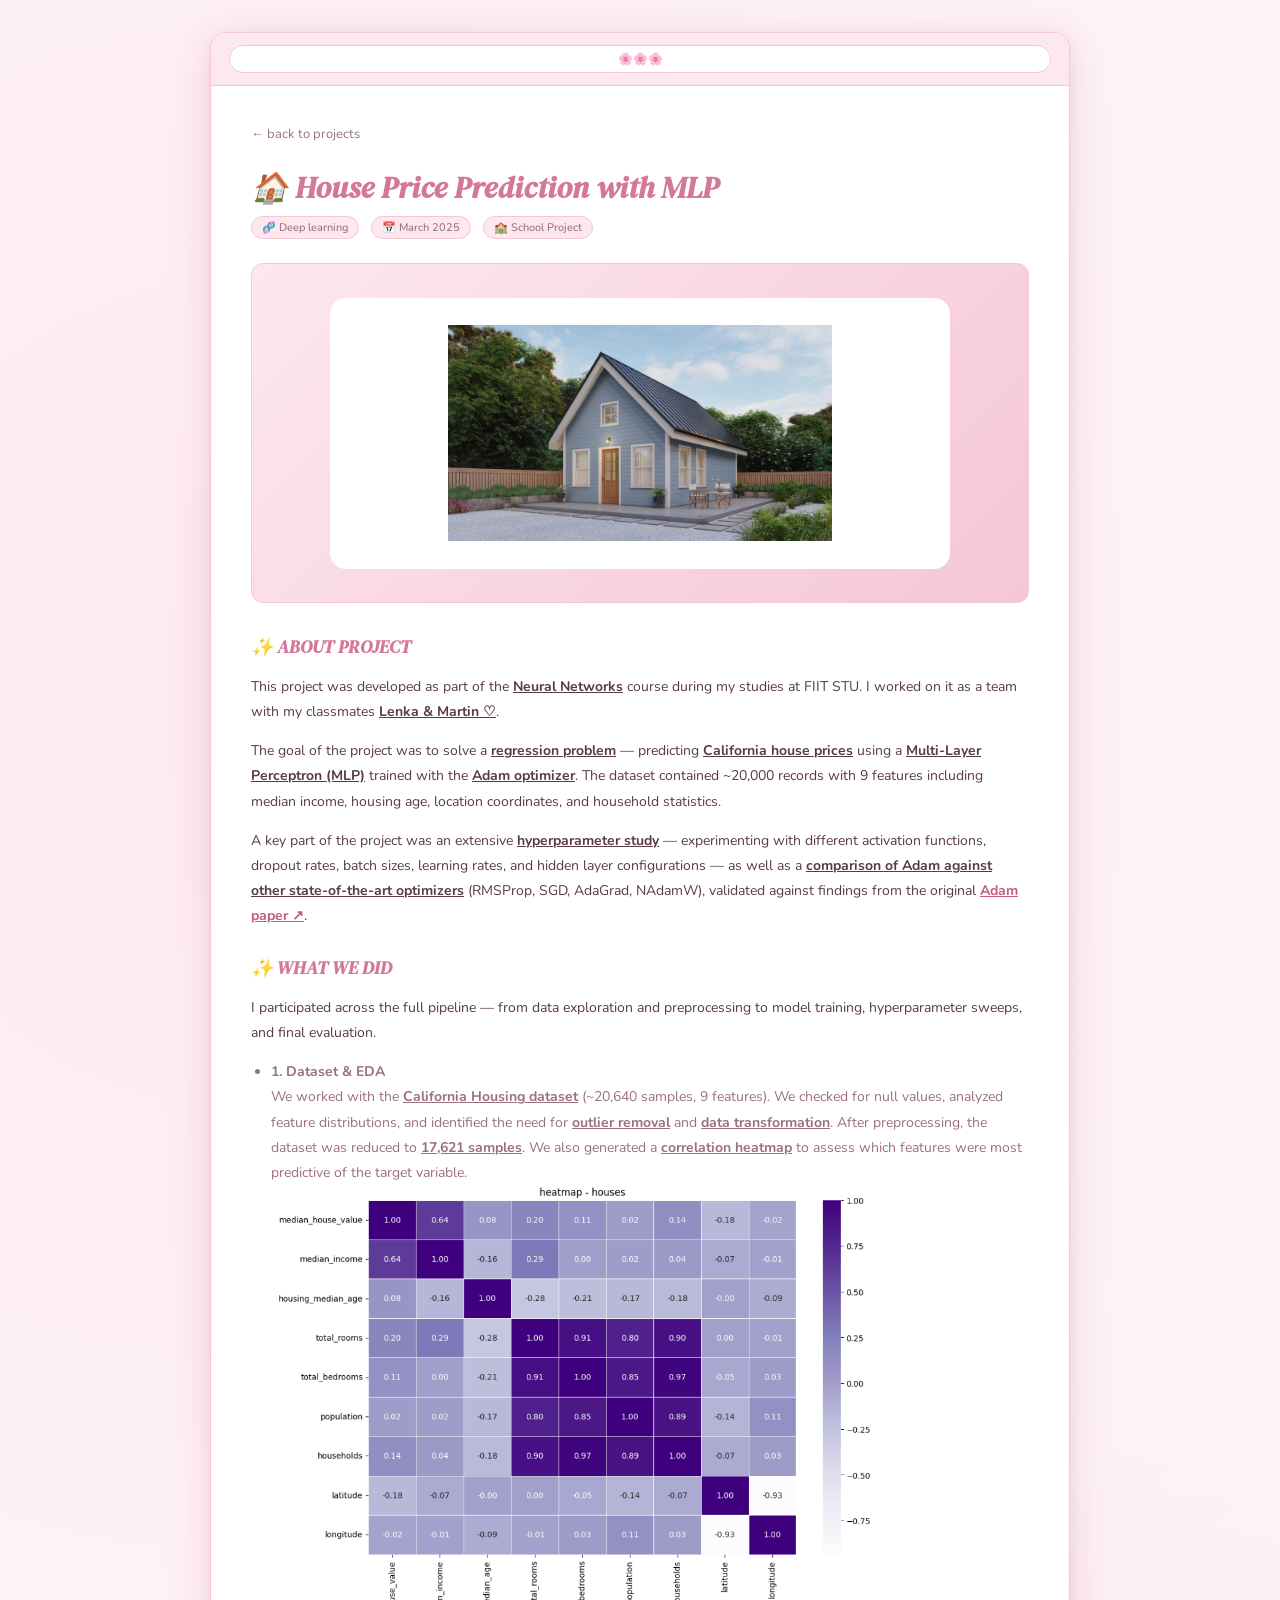
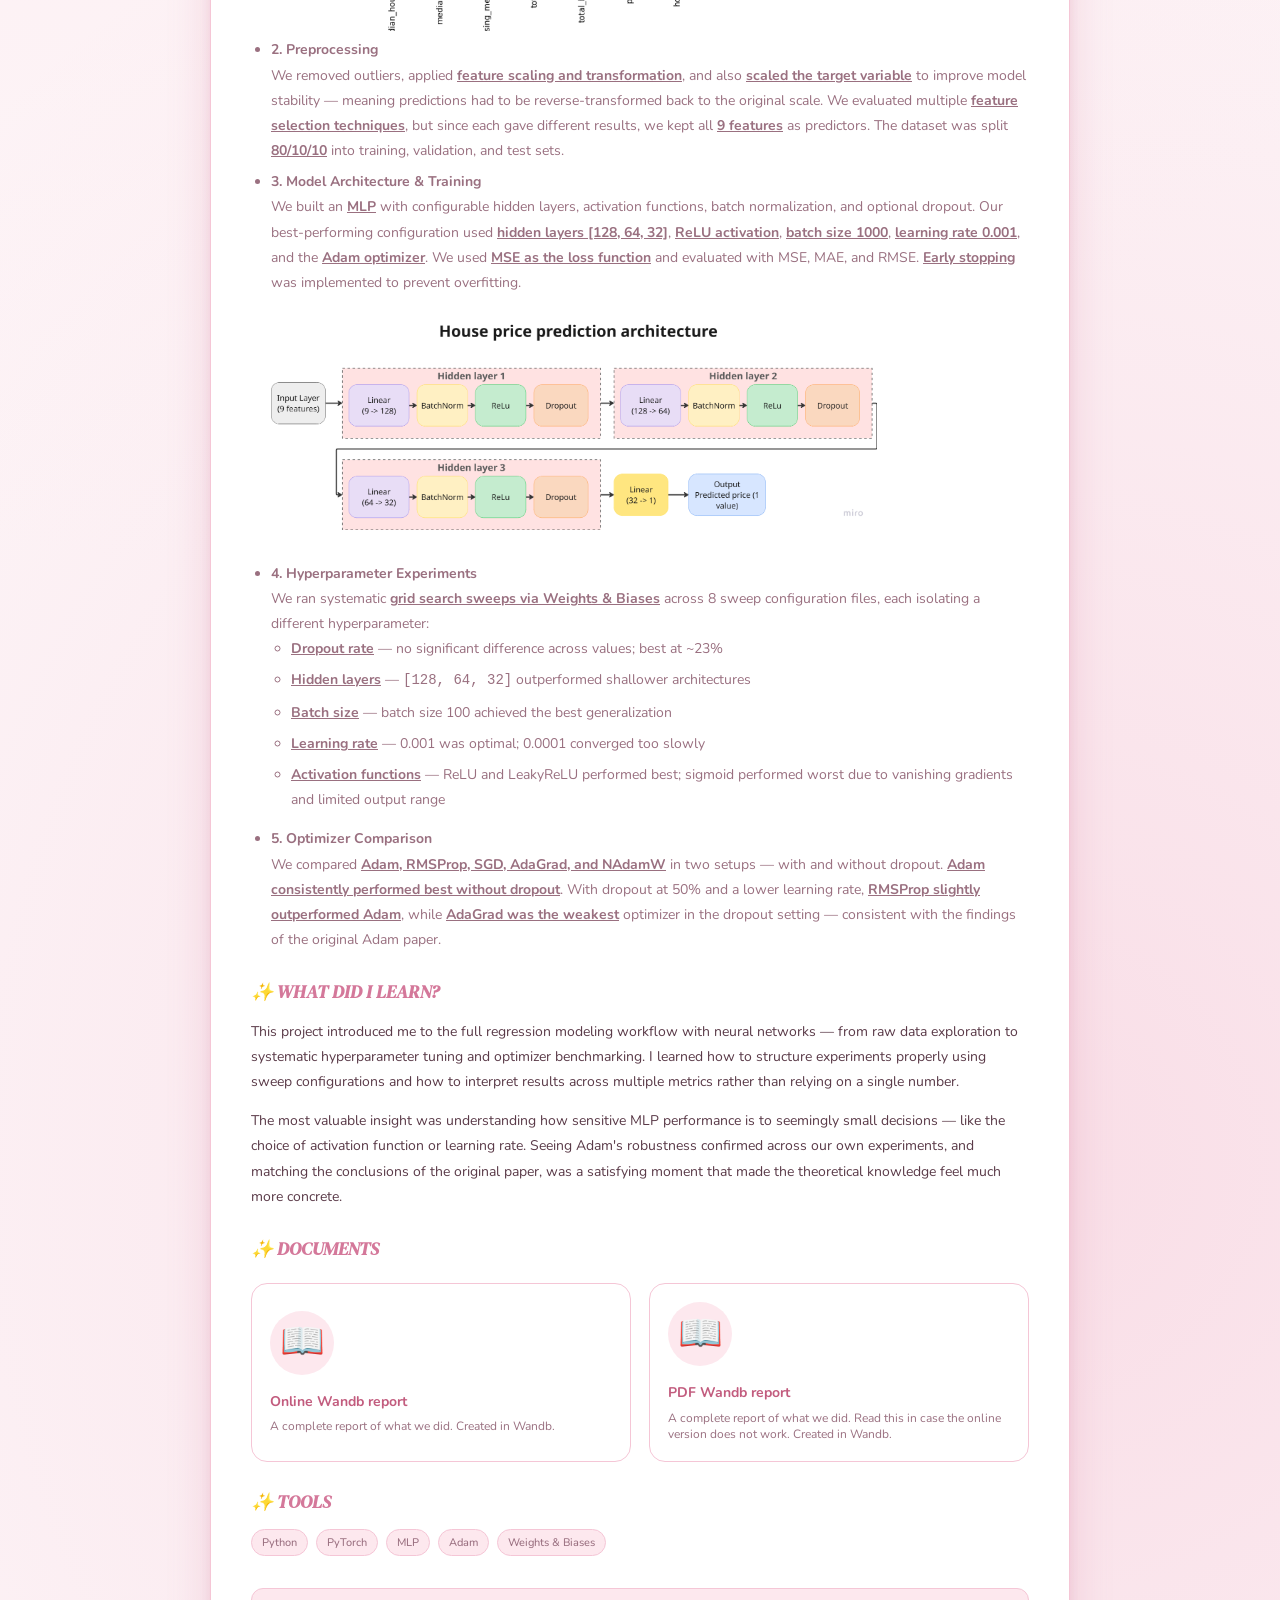
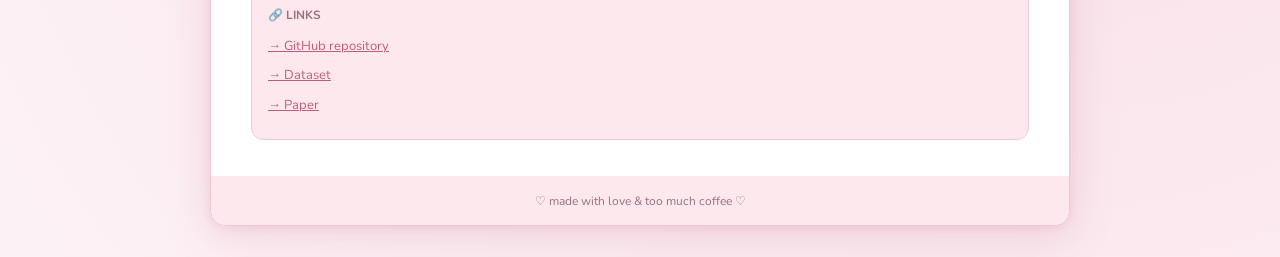
<file: projects/projekt-8.html>
<!DOCTYPE html>
<html lang="sk">

<head>
    <meta charset="UTF-8" />
    <meta name="viewport" content="width=device-width, initial-scale=1.0" />
    <title>🏠 House Price Prediction with MLP</title>
    <link rel="stylesheet" href="../css/style.css" />
    <link rel="icon"
        href="data:image/svg+xml,<svg xmlns=%22http://www.w3.org/2000/svg%22 viewBox=%220 0 100 100%22><text y=%22.9em%22 font-size=%2290%22>🌸</text></svg>">
</head>

<body>

    <div class="browser-frame">

        <!-- Browser chrome -->
        <div class="browser-chrome">
            <div class="url-bar">🌸🌸🌸</div>
        </div>

        <!-- Project detail -->
        <div class="project-detail">

            <a href="../projekty.html" class="back-link">← back to projects</a>

            <h1>🏠 House Price Prediction with MLP</h1>

            <div class="detail-meta">
                <span class="tag">🧬 Deep learning</span>
                <span class="tag">📅 March 2025</span>
                <span class="tag">🏫 School Project</span>
            </div>

            <div class="detail-cover">
                <div class="img-wrapper">
                    <img src="../images/image5.jpg" alt="house" />
                </div>
            </div>

            <div class="detail-body">

                <h2>✨ ABOUT PROJECT</h2>
                <p>
                    This project was developed as part of the <b class="bold-underline">Neural Networks</b> course during
                    my studies at FIIT STU. I worked on it as a team with my classmates <b class="bold-underline">Lenka & Martin ♡</b>.
                </p>
                <p>
                    The goal of the project was to solve a <b class="bold-underline">regression problem</b> — predicting
                    <b class="bold-underline">California house prices</b> using a <b class="bold-underline">Multi-Layer Perceptron (MLP)</b>
                    trained with the <b class="bold-underline">Adam optimizer</b>. The dataset contained ~20,000 records with
                    9 features including median income, housing age, location coordinates, and household statistics.
                </p>
                <p>
                    A key part of the project was an extensive <b class="bold-underline">hyperparameter study</b> — experimenting
                    with different activation functions, dropout rates, batch sizes, learning rates, and hidden layer configurations —
                    as well as a <b class="bold-underline">comparison of Adam against other state-of-the-art optimizers</b>
                    (RMSProp, SGD, AdaGrad, NAdamW), validated against findings from the original
                    <b class="bold-underline"><a href="https://arxiv.org/abs/1412.6980" target="_blank" rel="noopener noreferrer" style="color: var(--rose); text-decoration: underline; font-weight: bold;">Adam paper ↗</a></b>.
                </p>


                <h2>✨ WHAT WE DID</h2>
                <p>
                    I participated across the full pipeline — from data exploration and preprocessing to model training,
                    hyperparameter sweeps, and final evaluation.
                </p>
                <ul>
                    <li><strong>1. Dataset & EDA</strong><br>
                        We worked with the <b class="bold-underline">California Housing dataset</b> (~20,640 samples, 9 features).
                        We checked for null values, analyzed feature distributions, and identified the need for
                        <b class="bold-underline">outlier removal</b> and <b class="bold-underline">data transformation</b>.
                        After preprocessing, the dataset was reduced to <b class="bold-underline">17,621 samples</b>.
                        We also generated a <b class="bold-underline">correlation heatmap</b> to assess which features
                        were most predictive of the target variable.

                        <!-- OBRAZOK: correlation heatmap -->
                        <div class="img-wrapper">
                            <img src="../images/nn1_heatmap.png" alt="correlation heatmap" />
                        </div>
                    </li>

                    <li><strong>2. Preprocessing</strong><br>
                        We removed outliers, applied <b class="bold-underline">feature scaling and transformation</b>,
                        and also <b class="bold-underline">scaled the target variable</b> to improve model stability —
                        meaning predictions had to be reverse-transformed back to the original scale.
                        We evaluated multiple <b class="bold-underline">feature selection techniques</b>, but since each
                        gave different results, we kept all <b class="bold-underline">9 features</b> as predictors.
                        The dataset was split <b class="bold-underline">80/10/10</b> into training, validation, and test sets.
                    </li>

                    <li><strong>3. Model Architecture & Training</strong><br>
                        We built an <b class="bold-underline">MLP</b> with configurable hidden layers, activation functions,
                        batch normalization, and optional dropout. Our best-performing configuration used
                        <b class="bold-underline">hidden layers [128, 64, 32]</b>, <b class="bold-underline">ReLU activation</b>,
                        <b class="bold-underline">batch size 1000</b>, <b class="bold-underline">learning rate 0.001</b>,
                        and the <b class="bold-underline">Adam optimizer</b>. We used
                        <b class="bold-underline">MSE as the loss function</b> and evaluated with MSE, MAE, and RMSE.
                        <b class="bold-underline">Early stopping</b> was implemented to prevent overfitting.

                        <br><br>
                        <div class="img-wrapper">
                            <img src="../images/house_prediction.png" alt="house prediction" />
                        </div>
                        <br>


                    <li><strong>4. Hyperparameter Experiments</strong><br>
                        We ran systematic <b class="bold-underline">grid search sweeps via Weights & Biases</b> across
                        8 sweep configuration files, each isolating a different hyperparameter:
                        <ul>
                            <li><b class="bold-underline">Dropout rate</b> — no significant difference across values; best at ~23%</li>
                            <li><b class="bold-underline">Hidden layers</b> — <code>[128, 64, 32]</code> outperformed shallower architectures</li>
                            <li><b class="bold-underline">Batch size</b> — batch size 100 achieved the best generalization</li>
                            <li><b class="bold-underline">Learning rate</b> — 0.001 was optimal; 0.0001 converged too slowly</li>
                            <li><b class="bold-underline">Activation functions</b> — ReLU and LeakyReLU performed best;
                            sigmoid performed worst due to vanishing gradients and limited output range</li>
                        </ul>
                    </li>

                    <li><strong>5. Optimizer Comparison</strong><br>
                        We compared <b class="bold-underline">Adam, RMSProp, SGD, AdaGrad, and NAdamW</b> in two setups —
                        with and without dropout. <b class="bold-underline">Adam consistently performed best without dropout</b>.
                        With dropout at 50% and a lower learning rate, <b class="bold-underline">RMSProp slightly outperformed Adam</b>,
                        while <b class="bold-underline">AdaGrad was the weakest</b> optimizer in the dropout setting —
                        consistent with the findings of the original Adam paper.
                    </li>
                </ul>

                <h2>✨ WHAT DID I LEARN?</h2>
                <p>
                    This project introduced me to the full regression modeling workflow with neural networks —
                    from raw data exploration to systematic hyperparameter tuning and optimizer benchmarking.
                    I learned how to structure experiments properly using sweep configurations and how to interpret
                    results across multiple metrics rather than relying on a single number.
                </p>
                <p>
                    The most valuable insight was understanding how sensitive MLP performance is to seemingly small
                    decisions — like the choice of activation function or learning rate. Seeing Adam's robustness
                    confirmed across our own experiments, and matching the conclusions of the original paper, was
                    a satisfying moment that made the theoretical knowledge feel much more concrete.
                </p>

                <h2>✨ DOCUMENTS</h2>

                <div class="reports-grid">

                    <a class="report-btn" href="https://wandb.ai/xmagyarova-stu/NN_assignment1/reports/Neural-networks-Project-1--VmlldzoxMTk3NTEzOA?accessToken=1p7chvvd0g04x2fvyn555p899zke8v8i1igpg6eekbesgbnehq4ggwm54drwnngg" target="_blank">
                        <div class="report-emoji">📖</div>
                        <div class="report-content">
                            <div class="report-title">Online Wandb report</div>
                            <div class="report-desc">
                                A complete report of what we did. Created in Wandb. 
                            </div>
                        </div>
                    </a>

                    <a class="report-btn" href="resources/NN1.pdf" target="_blank">
                        <div class="report-emoji">📖</div>
                        <div class="report-content">
                            <div class="report-title">PDF Wandb report</div>
                            <div class="report-desc">
                                A complete report of what we did. Read this in case the online version does not work. Created in Wandb.
                            </div>
                        </div>
                    </a>

                </div>

                <h2>✨ TOOLS</h2>
                <div style="display:flex; gap:8px; flex-wrap:wrap; margin-bottom:20px;">
                    <span class="tag">Python</span>
                    <span class="tag">PyTorch</span>
                    <span class="tag">MLP</span>
                    <span class="tag">Adam</span>
                    <span class="tag">Weights & Biases</span>
                    <!-- pridaj/uber podľa projektu -->
                </div>

                <div
                    style="margin-top: 32px; padding: 16px; background: var(--pink-light); border-radius: 12px; border: 1px solid var(--pink-mid);">
                    <div style="font-size: 12px; color: var(--text-light); margin-bottom: 8px; font-weight: 700;">🔗
                        LINKS</div>
                    <a href="https://github.com/allky/House-Price-Prediction-with-MLP" target="_blank" rel="noopener noreferrer"
                        style="color: var(--rose); font-size: 13px; display:block; margin-bottom:6px;">→ GitHub
                        repository</a>

                    <a href="https://www.openml.org/search?type=data&sort=runs&id=537&status=active" target="_blank" rel="noopener noreferrer"
                        style="color: var(--rose); font-size: 13px; display:block; margin-bottom:6px;">→ Dataset</a>

                    <a href="https://arxiv.org/pdf/1412.6980" target="_blank" rel="noopener noreferrer"
                        style="color: var(--rose); font-size: 13px; display:block; margin-bottom:6px;">→ Paper</a>
                </div>

            </div>
        </div>

        <div class="site-footer">
            ♡ made with love &amp; too much coffee ♡
        </div>

    </div>

</body>

</html>
</file>
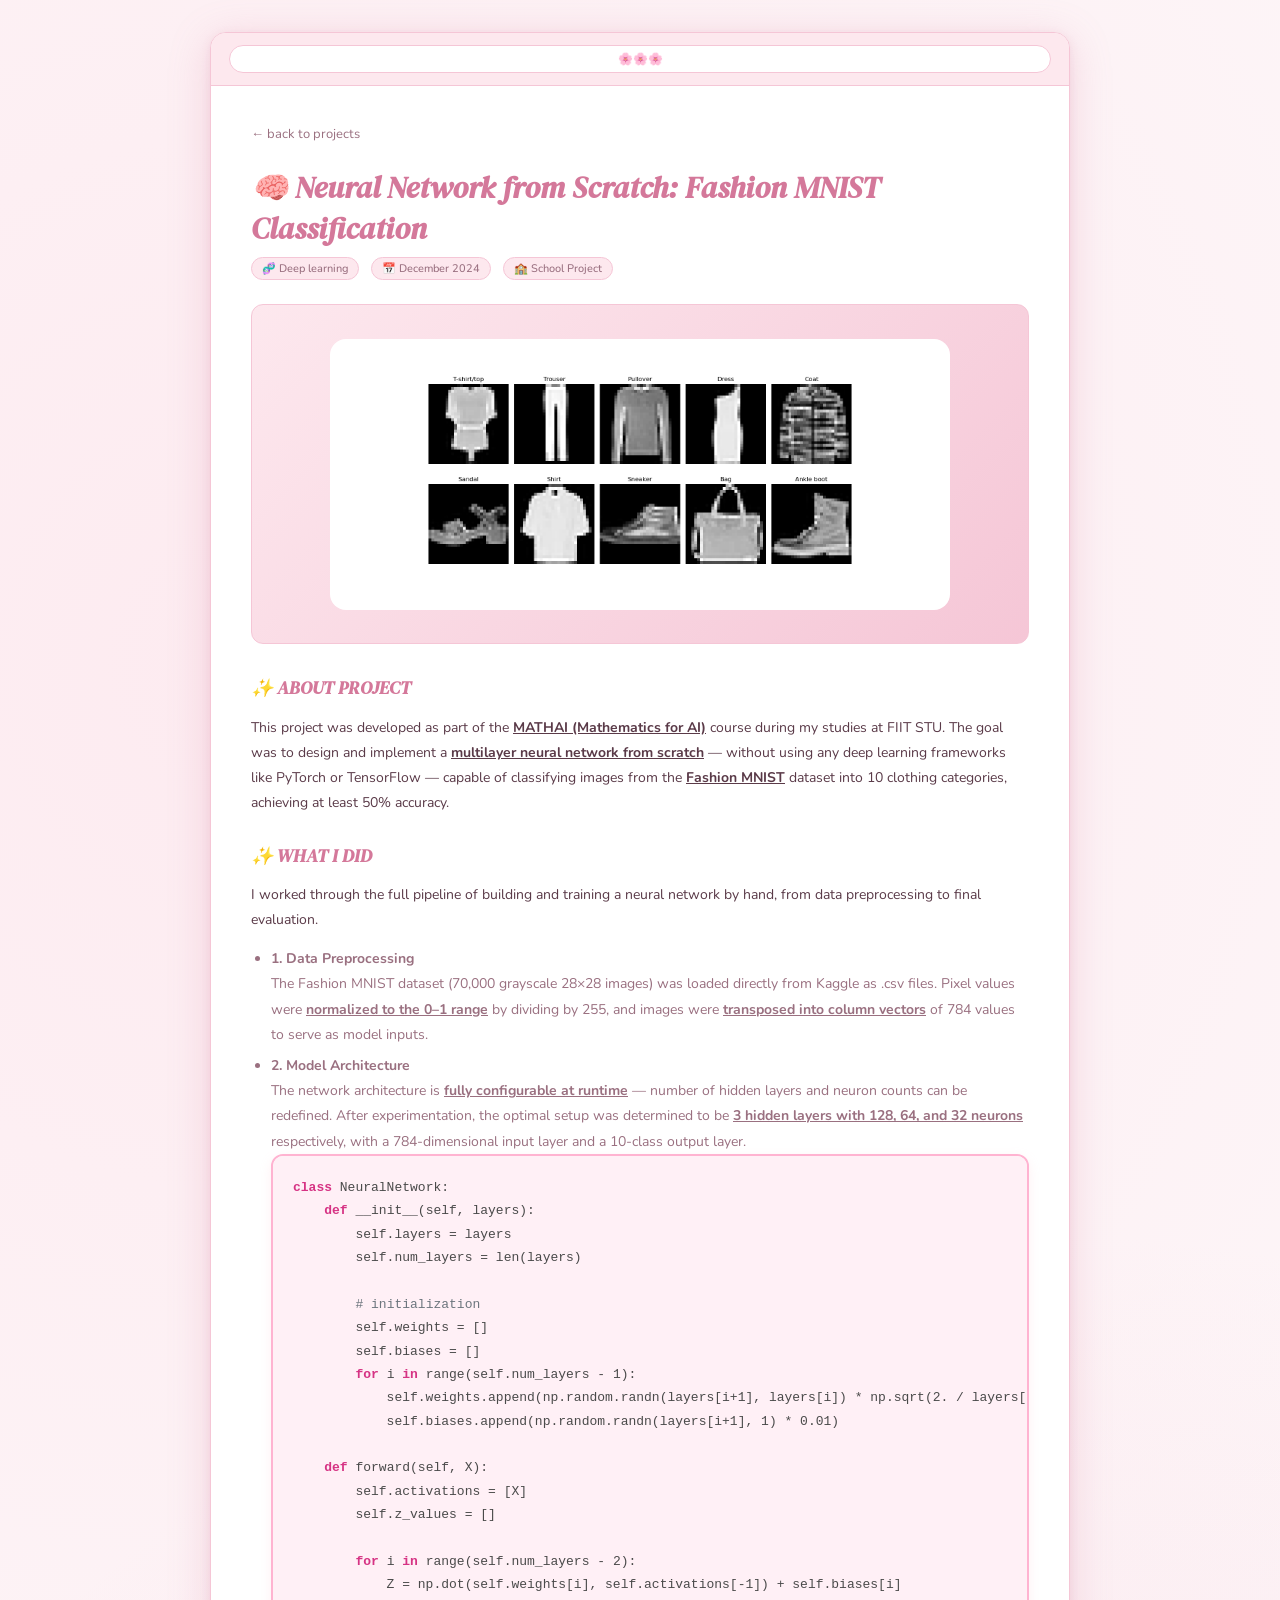
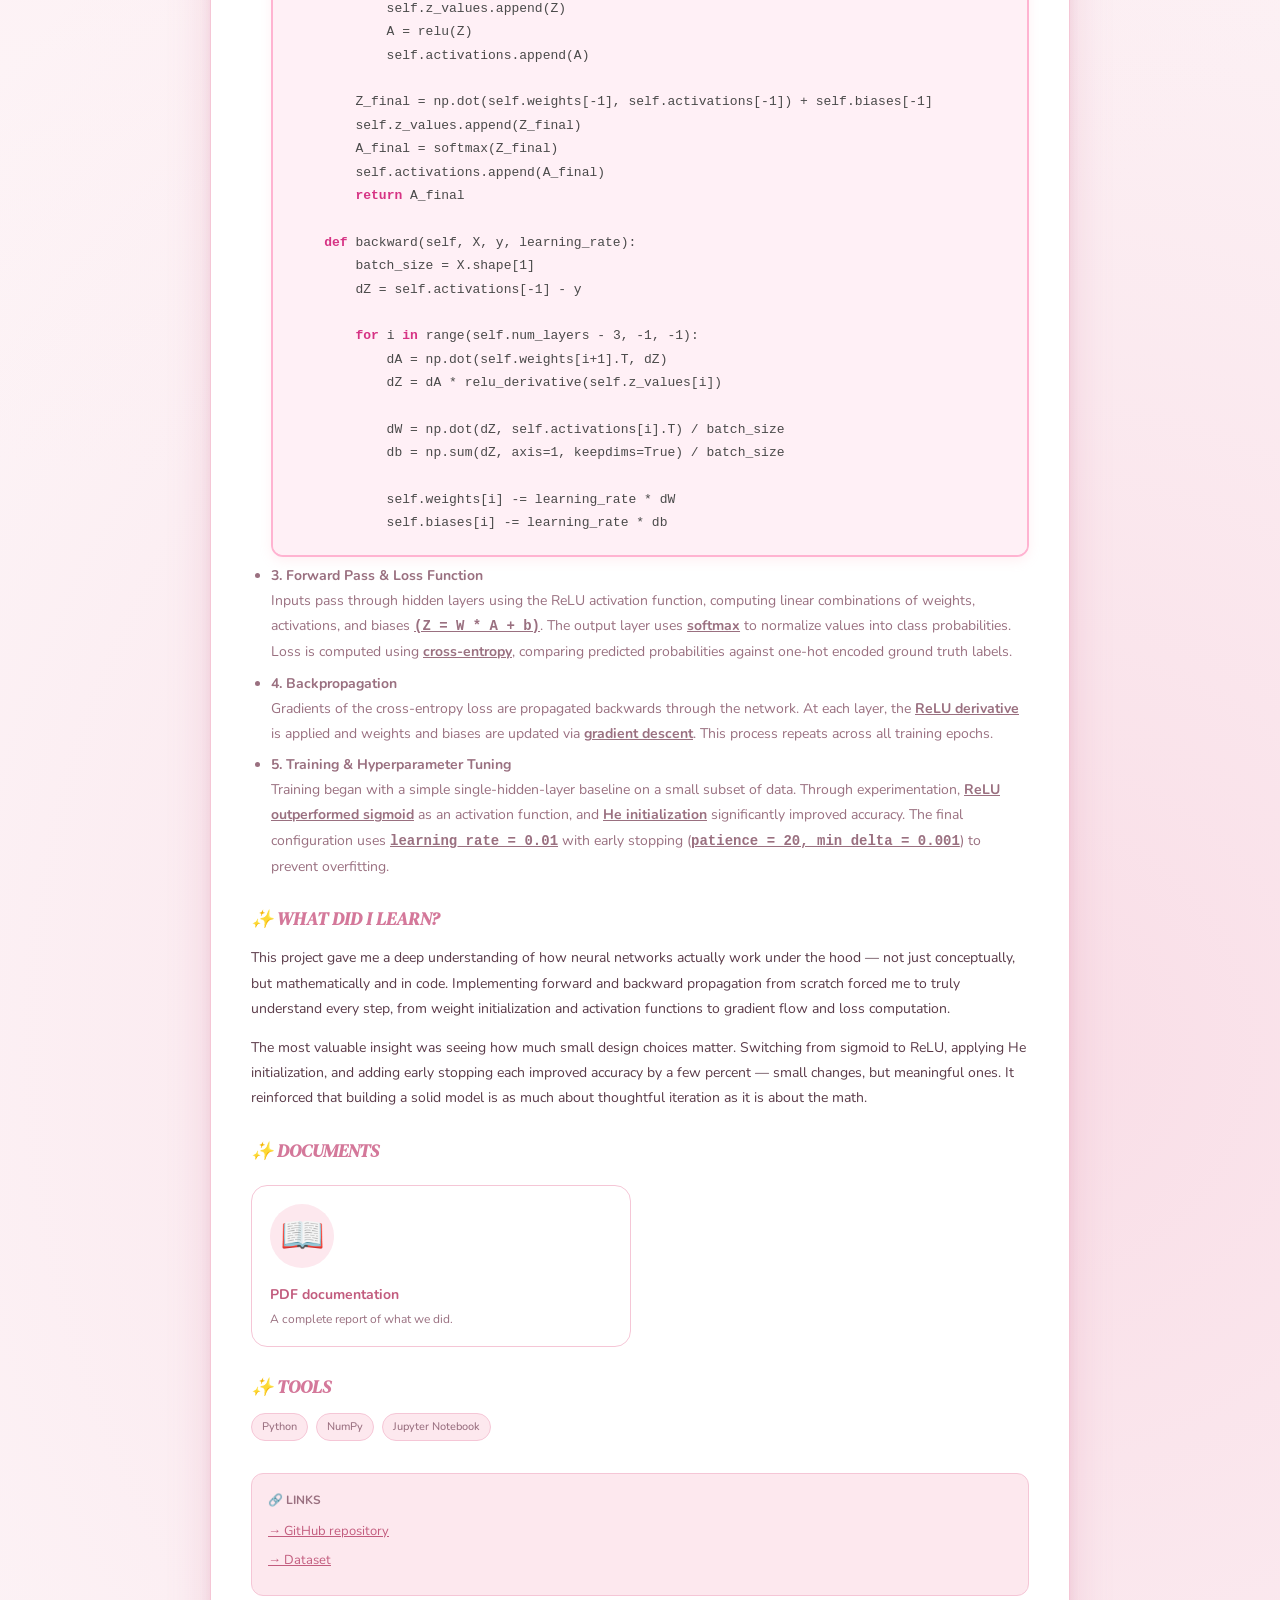
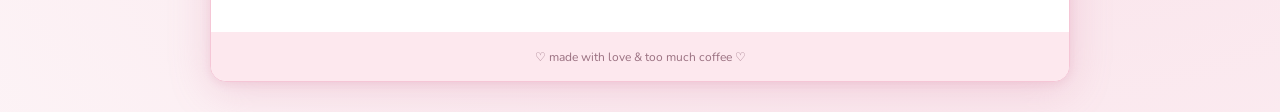
<file: projects/projekt-9.html>
<!DOCTYPE html>
<html lang="sk">

<head>
    <meta charset="UTF-8" />
    <meta name="viewport" content="width=device-width, initial-scale=1.0" />
    <title>🧠 Neural Network from Scratch: Fashion MNIST Classification</title>
    <link rel="stylesheet" href="../css/style.css" />
    <link rel="icon"
        href="data:image/svg+xml,<svg xmlns=%22http://www.w3.org/2000/svg%22 viewBox=%220 0 100 100%22><text y=%22.9em%22 font-size=%2290%22>🌸</text></svg>">
</head>

<body>

    <div class="browser-frame">

        <!-- Browser chrome -->
        <div class="browser-chrome">
            <div class="url-bar">🌸🌸🌸</div>
        </div>

        <!-- Project detail -->
        <div class="project-detail">

            <a href="../projekty.html" class="back-link">← back to projects</a>

            <h1>🧠 Neural Network from Scratch: Fashion MNIST Classification</h1>

            <div class="detail-meta">
                <span class="tag">🧬 Deep learning</span>
                <span class="tag">📅 December 2024</span>
                <span class="tag">🏫 School Project</span>
            </div>

            <div class="detail-cover">
                <div class="img-wrapper">
                    <img src="../images/mnist.png" alt="mnist" />
                </div>
            </div>

            <div class="detail-body">

                <h2>✨ ABOUT PROJECT</h2>

                <p>
                    This project was developed as part of the <b class="bold-underline">MATHAI (Mathematics for AI)</b> course during my studies at FIIT STU. The goal was to design and implement a 
                    <b class="bold-underline">multilayer neural network from scratch</b> — without using any deep learning frameworks like PyTorch or TensorFlow — capable of classifying images from the 
                    <b class="bold-underline">Fashion MNIST</b> dataset into 10 clothing categories, achieving at least 50% accuracy.
                </p>


                <h2>✨ WHAT I DID</h2>
                <p>
                    I worked through the full pipeline of building and training a neural network by hand, from data preprocessing to final evaluation.
                </p>
                <ul>
                    <li><strong>1. Data Preprocessing</strong><br>
                        The Fashion MNIST dataset (70,000 grayscale 28×28 images) was loaded directly from Kaggle as .csv files. Pixel values were <b class="bold-underline">normalized 
                        to the 0–1 range</b> by dividing by 255, and images were <b class="bold-underline">transposed into column vectors</b> of 784 values to serve as model inputs.

                    </li>

                    <li><strong>2. Model Architecture</strong><br>
                        The network architecture is <b class="bold-underline">fully configurable at runtime</b> — number of hidden layers and neuron counts can be redefined. 
                        After experimentation, the optimal setup was determined to be <b class="bold-underline">3 hidden layers with 128, 64, and 32 neurons</b> respectively, with 
                        a 784-dimensional input layer and a 10-class output layer.
                        

                        <div style="
                            background: #fff0f6;
                            border: 2px solid #ffb3d1;
                            border-radius: 12px;
                            padding: 20px;
                            font-family: 'Fira Code', monospace;
                            font-size: 13px;
                            overflow-x: auto;
                            box-shadow: 0 4px 12px rgba(255, 182, 193, 0.2);
                        ">

<pre style="margin:0; color:#4a4a4a;">
<span style="color:#d63384; font-weight:bold;">class</span> NeuralNetwork:
    <span style="color:#d63384; font-weight:bold;">def</span> __init__(self, layers):
        self.layers = layers
        self.num_layers = len(layers)
        
        <span style="color:#6c757d;"># initialization</span>
        self.weights = []
        self.biases = []
        <span style="color:#d63384; font-weight:bold;">for</span> i <span style="color:#d63384; font-weight:bold;">in</span> range(self.num_layers - 1):
            self.weights.append(np.random.randn(layers[i+1], layers[i]) * np.sqrt(2. / layers[i]))
            self.biases.append(np.random.randn(layers[i+1], 1) * 0.01)

    <span style="color:#d63384; font-weight:bold;">def</span> forward(self, X):
        self.activations = [X]
        self.z_values = []
        
        <span style="color:#d63384; font-weight:bold;">for</span> i <span style="color:#d63384; font-weight:bold;">in</span> range(self.num_layers - 2):
            Z = np.dot(self.weights[i], self.activations[-1]) + self.biases[i]
            self.z_values.append(Z)
            A = relu(Z)
            self.activations.append(A)
        
        Z_final = np.dot(self.weights[-1], self.activations[-1]) + self.biases[-1]
        self.z_values.append(Z_final)
        A_final = softmax(Z_final)
        self.activations.append(A_final)
        <span style="color:#d63384; font-weight:bold;">return</span> A_final

    <span style="color:#d63384; font-weight:bold;">def</span> backward(self, X, y, learning_rate):
        batch_size = X.shape[1]
        dZ = self.activations[-1] - y
        
        <span style="color:#d63384; font-weight:bold;">for</span> i <span style="color:#d63384; font-weight:bold;">in</span> range(self.num_layers - 3, -1, -1):
            dA = np.dot(self.weights[i+1].T, dZ)
            dZ = dA * relu_derivative(self.z_values[i])
            
            dW = np.dot(dZ, self.activations[i].T) / batch_size
            db = np.sum(dZ, axis=1, keepdims=True) / batch_size
            
            self.weights[i] -= learning_rate * dW
            self.biases[i] -= learning_rate * db
</pre>

                        </div>



                    </li>

                    <li><strong>3. Forward Pass & Loss Function</strong><br>
                        Inputs pass through hidden layers using the ReLU activation function, computing linear combinations of weights, activations, and biases 
                        <b class="bold-underline"><code>(Z = W * A + b)</code></b>. The output layer uses <b class="bold-underline">softmax</b> to normalize values into class probabilities. Loss is computed using <b class="bold-underline">cross-entropy</b>, 
                        comparing predicted probabilities against one-hot encoded ground truth labels.


                    <li><strong>4. Backpropagation</strong><br>
                        Gradients of the cross-entropy loss are propagated backwards through the network. At each layer, the <b class="bold-underline">ReLU derivative</b> is applied and 
                        weights and biases are updated via <b class="bold-underline">gradient descent</b>. This process repeats across all training epochs.
                    </li>

                    <li><strong>5. Training & Hyperparameter Tuning</strong><br>
                        Training began with a simple single-hidden-layer baseline on a small subset of data. Through experimentation, 
                        <b class="bold-underline">ReLU outperformed sigmoid</b> as an activation function, and <b class="bold-underline">He initialization</b> significantly improved accuracy. 
                        The final configuration uses <b class="bold-underline"><code>learning_rate = 0.01</code></b> with early stopping (<b class="bold-underline"><code>patience = 20, min_delta = 0.001</code></b>) to prevent overfitting.
                    </li>
                </ul>

                <h2>✨ WHAT DID I LEARN?</h2>
                <p>
                    This project gave me a deep understanding of how neural networks actually work under the hood — not just conceptually, 
                    but mathematically and in code. Implementing forward and backward propagation from scratch forced me to truly understand every step, 
                    from weight initialization and activation functions to gradient flow and loss computation.
                </p>
                <p>
                    The most valuable insight was seeing how much small design choices matter. Switching from sigmoid to ReLU, applying He initialization, and adding early stopping each improved accuracy by a few percent — small changes, but meaningful ones. 
                    It reinforced that building a solid model is as much about thoughtful iteration as it is about the math.
                </p>

                <h2>✨ DOCUMENTS</h2>

                <div class="reports-grid">

                    <a class="report-btn" href="resources/MATHAI_documentation.pdf" target="_blank">
                        <div class="report-emoji">📖</div>
                        <div class="report-content">
                            <div class="report-title">PDF documentation</div>
                            <div class="report-desc">
                                A complete report of what we did.
                            </div>
                        </div>
                    </a>

                </div>

                <h2>✨ TOOLS</h2>
                <div style="display:flex; gap:8px; flex-wrap:wrap; margin-bottom:20px;">
                    <span class="tag">Python</span>
                    <span class="tag">NumPy</span>
                    <span class="tag">Jupyter Notebook</span>
                    <!-- pridaj/uber podľa projektu -->
                </div>

                <div
                    style="margin-top: 32px; padding: 16px; background: var(--pink-light); border-radius: 12px; border: 1px solid var(--pink-mid);">
                    <div style="font-size: 12px; color: var(--text-light); margin-bottom: 8px; font-weight: 700;">🔗
                        LINKS</div>
                    <a href="https://github.com/allky/Neural-network-from-scratch" target="_blank" rel="noopener noreferrer"
                        style="color: var(--rose); font-size: 13px; display:block; margin-bottom:6px;">→ GitHub
                        repository</a>

                    <a href="https://www.kaggle.com/datasets/zalando-research/fashionmnist" target="_blank" rel="noopener noreferrer"
                        style="color: var(--rose); font-size: 13px; display:block; margin-bottom:6px;">→ Dataset</a>

                </div>

            </div>
        </div>

        <div class="site-footer">
            ♡ made with love &amp; too much coffee ♡
        </div>

    </div>

</body>

</html>
</file>
<file: css/style.css>
@import url('https://fonts.googleapis.com/css2?family=DM+Serif+Display:ital@0;1&family=Nunito:wght@300;400;500;600&display=swap');

.section-tab {
    display: block;          /* celý blok klikateľný */
    padding: 12px 18px;
    background: #222;
    color: white;
    text-decoration: none;
    border-radius: 8px;
}

.section-tab:visited {
    color: white;
}

.section-tab:hover {
    opacity: 0.8;
}


:root {
  --pink-light: #fde8ee;
  --pink-mid: #f5c6d6;
  --pink-dark: #e8a0b8;
  --pink-accent: #d4789a;
  --rose: #c25c7e;
  --cream: #fdf6f8;
  --text: #5a3a48;
  --text-light: #9a7080;
  --white: #ffffff;
  --shadow: rgba(210, 120, 154, 0.15);
  --shadow-mid: rgba(210, 120, 154, 0.25);
}

* {
  margin: 0;
  padding: 0;
  box-sizing: border-box;
}

body {
  font-family: 'Nunito', sans-serif;
  background-color: var(--cream);
  color: var(--text);
  min-height: 100vh;
  background-image:
    radial-gradient(circle at 20% 20%, rgba(253, 232, 238, 0.8) 0%, transparent 50%),
    radial-gradient(circle at 80% 80%, rgba(245, 198, 214, 0.5) 0%, transparent 50%);
}

/* ── Scrollbar ── */
::-webkit-scrollbar { width: 6px; }
::-webkit-scrollbar-track { background: var(--pink-light); }
::-webkit-scrollbar-thumb { background: var(--pink-dark); border-radius: 3px; }

/* ── Browser Chrome Frame ── */
.browser-frame {
  max-width: 860px;
  margin: 32px auto;
  background: var(--white);
  border-radius: 16px;
  box-shadow: 0 8px 40px var(--shadow-mid), 0 2px 8px var(--shadow);
  overflow: hidden;
  border: 1.5px solid var(--pink-mid);
}

.browser-chrome {
  background: var(--pink-light);
  padding: 12px 18px;
  display: flex;
  align-items: center;
  gap: 12px;
  border-bottom: 1.5px solid var(--pink-mid);
}

.traffic-lights {
  display: flex;
  gap: 6px;
  flex-shrink: 0;
}

.traffic-lights span {
  width: 11px;
  height: 11px;
  border-radius: 50%;
  display: block;
}

.url-bar {
  flex: 1;
  background: var(--white);
  border: 1px solid var(--pink-mid);
  border-radius: 20px;
  padding: 5px 14px;
  font-size: 12px;
  color: var(--text-light);
  font-family: 'Nunito', sans-serif;

  display: flex;
  align-items: center;
  /* vertikálne centrovanie */
  justify-content: center;
  /* horizontálne centrovanie */
}

.nav-links {
  display: flex;
  gap: 16px;
}

.nav-links a {
  font-size: 12px;
  color: var(--text-light);
  text-decoration: none;
  font-weight: 500;
  transition: color 0.2s;
}
.nav-links a:hover, .nav-links a.active { color: var(--rose); }

/* ── Hero / About Section ── */
.hero {
  padding: 36px 40px 28px;
  display: grid;
  grid-template-columns: auto 1fr auto;
  gap: 28px;
  align-items: start;
  border-bottom: 1.5px solid var(--pink-light);
}

.avatar-wrap {
  position: relative;
}

.avatar {
  width: 100px;
  height: 100px;
  border-radius: 50%;
  object-fit: cover;
  border: 3px solid var(--pink-mid);
  display: block;
  background: var(--pink-light);
}

.avatar-placeholder {
  width: 100px;
  height: 100px;
  border-radius: 50%;
  background: linear-gradient(135deg, var(--pink-light), var(--pink-mid));
  border: 3px solid var(--pink-mid);
  display: flex;
  align-items: center;
  justify-content: center;
  font-size: 32px;
}

.hero-info h1 {
  font-family: 'DM Serif Display', serif;
  font-size: 28px;
  color: var(--pink-accent);
  margin-bottom: 6px;
  font-style: italic;
}

.hero-info .tagline {
  font-size: 13px;
  color: var(--text-light);
  line-height: 1.6;
  margin-bottom: 12px;
}

.hero-info .tagline span {
  font-weight: 600;
  color: var(--text);
}

.hero-tags {
  display: flex;
  flex-wrap: wrap;
  gap: 6px;
}

.tag {
  background: var(--pink-light);
  border: 1px solid var(--pink-mid);
  border-radius: 20px;
  padding: 3px 10px;
  font-size: 11px;
  color: var(--text-light);
  font-weight: 500;
}

.hero-socials {
  min-width: 130px;
}

.hero-socials h3 {
  font-size: 11px;
  text-transform: uppercase;
  letter-spacing: 1px;
  color: var(--text-light);
  margin-bottom: 8px;
  font-weight: 600;
}

.hero-socials ul {
  list-style: none;
  border-top: 1px solid var(--pink-mid);
}

.hero-socials ul li a {
  display: block;
  padding: 5px 0;
  font-size: 12px;
  color: var(--text);
  text-decoration: none;
  border-bottom: 1px solid var(--pink-light);
  transition: color 0.2s, padding-left 0.2s;
}
.hero-socials ul li a:hover {
  color: var(--rose);
  padding-left: 4px;
}

/* ── Status Bar ── */
.status-bar {
  padding: 8px 40px;
  background: var(--pink-light);
  border-bottom: 1.5px solid var(--pink-mid);
  display: flex;
  align-items: center;
  justify-content: space-between;
  font-size: 12px;
}

.status-left { display: flex; gap: 20px; }
.status-left span { color: var(--text-light); }
.status-left strong { color: var(--text); }
.status-dnd { color: var(--rose); font-weight: 600; }

/* ── Section Tabs ── */
.section-tabs {
  display: grid;
  grid-template-columns: 1fr 1fr 1fr;
  border-bottom: 1.5px solid var(--pink-mid);
}

.section-tab {
  padding: 10px;
  text-align: center;
  font-size: 13px;
  font-weight: 600;
  color: var(--text-light);
  font-family: 'DM Serif Display', serif;
  font-style: italic;
  border-right: 1px solid var(--pink-mid);
  background: var(--pink-light);
}
.section-tab:last-child { border-right: none; }
.section-tab.active {
  background: var(--white);
  color: var(--rose);
}

/* ── Projects Grid ── */
.projects-section {
  padding: 32px 40px;
}

.projects-section h2 {
  font-family: 'DM Serif Display', serif;
  font-size: 20px;
  color: var(--pink-accent);
  margin-bottom: 6px;
  font-style: italic;
}

.section-subtitle {
  font-size: 12px;
  color: var(--text-light);
  margin-bottom: 24px;
}

.projects-grid {
  display: grid;
  grid-template-columns: repeat(auto-fill, minmax(220px, 1fr));
  gap: 20px;
}

.project-card {
  background: var(--white);
  border: 1.5px solid var(--pink-mid);
  border-radius: 14px;
  overflow: hidden;
  text-decoration: none;
  color: inherit;
  transition: transform 0.2s, box-shadow 0.2s, border-color 0.2s;
  display: block;
}

.project-card:hover {
  transform: translateY(-4px);
  box-shadow: 0 8px 24px var(--shadow-mid);
  border-color: var(--pink-dark);
}

.project-thumb {
  width: 100%;
  aspect-ratio: 16/10;
  background: linear-gradient(135deg, var(--pink-light), var(--pink-mid));
  display: flex;
  align-items: center;
  justify-content: center;
  font-size: 36px;
  position: relative;
  overflow: hidden;
}

.project-thumb img {
  width: 100%;
  height: 100%;
  object-fit: cover;
}

.project-thumb .thumb-label {
  position: absolute;
  bottom: 6px;
  right: 8px;
  background: rgba(255,255,255,0.85);
  border-radius: 10px;
  padding: 2px 8px;
  font-size: 10px;
  color: var(--rose);
  font-weight: 600;
  backdrop-filter: blur(4px);
}

.project-body {
  padding: 14px 16px;
}

.project-body h3 {
  font-size: 14px;
  font-weight: 600;
  margin-bottom: 4px;
  color: var(--text);
}

.project-body p {
  font-size: 12px;
  color: var(--text-light);
  line-height: 1.5;
  margin-bottom: 10px;
}

.project-meta {
  display: flex;
  justify-content: space-between;
  align-items: center;
}

.project-tag {
  background: var(--pink-light);
  border-radius: 10px;
  padding: 2px 8px;
  font-size: 10px;
  color: var(--rose);
  font-weight: 600;
}

.project-date {
  font-size: 10px;
  color: var(--text-light);
}

/* ── Footer ── */
.site-footer {
  text-align: center;
  padding: 16px;
  font-size: 12px;
  color: var(--text-light);
  border-top: 1.5px solid var(--pink-light);
  background: var(--pink-light);
}

/* ── Project Detail Page ── */
.project-detail {
  padding: 36px 40px;
}

.back-link {
  display: inline-flex;
  align-items: center;
  gap: 6px;
  font-size: 13px;
  color: var(--text-light);
  text-decoration: none;
  margin-bottom: 24px;
  transition: color 0.2s;
}
.back-link:hover { color: var(--rose); }

.project-detail h1 {
  font-family: 'DM Serif Display', serif;
  font-size: 30px;
  color: var(--pink-accent);
  font-style: italic;
  margin-bottom: 8px;
}

.detail-meta {
  display: flex;
  gap: 12px;
  margin-bottom: 24px;
  flex-wrap: wrap;
}

.detail-cover {
  width: 100%;
  aspect-ratio: 16/7;
  background: linear-gradient(135deg, var(--pink-light), var(--pink-mid));
  border-radius: 12px;
  margin-bottom: 28px;
  display: flex;
  align-items: center;
  justify-content: center;
  border: 1.5px solid var(--pink-mid);
}

.detail-cover img {
  width: 80%;
  /* zväčši podľa potreby */
  height: 80%;
  object-fit: contain;
  object-position: center;
  display: block;
}

.img-wrapper {
  width: 80%;
  height: 80%;
  border-radius: 16px;
  overflow: hidden;
  background: white;
  /* aby bolo vidno rohy */
  display: flex;
  align-items: center;
  justify-content: center;
}

.img-wrapper img {
  max-width: 100%;
  max-height: 100%;
  object-fit: contain;
  display: block;
}

.detail-cover video {
  max-width: 100%;
  max-height: 100%;
  object-fit: contain;
  border-radius: 10px;
}

.detail-body {
  font-size: 14px;
  line-height: 1.8;
  color: var(--text);
}

.detail-body h2 {
  font-family: 'DM Serif Display', serif;
  font-size: 18px;
  color: var(--pink-accent);
  font-style: italic;
  margin: 24px 0 10px;
}

.detail-body p { margin-bottom: 14px; }

.detail-body ul {
  padding-left: 20px;
  margin-bottom: 14px;
}

.detail-body ul li {
  margin-bottom: 6px;
  color: var(--text-light);
}

/* ── Responsive ── */
@media (max-width: 620px) {
  .browser-frame { margin: 0; border-radius: 0; }
  .hero {
    grid-template-columns: 1fr;
    padding: 24px 20px 20px;
  }
  .hero-socials { display: none; }
  .projects-section { padding: 24px 20px; }
  .project-detail { padding: 24px 20px; }
  .status-bar { padding: 8px 20px; }
  .url-bar { display: none; }
}

.bold-underline {
  text-decoration: underline;
}

.reports-section {
  padding: 32px 40px;
}

.reports-section h2 {
  font-family: 'DM Serif Display', serif;
  font-size: 20px;
  color: var(--pink-accent);
  font-style: italic;
  margin-bottom: 6px;
}

.reports-grid {
  display: grid;
  grid-template-columns: repeat(2, 1fr);
  gap: 18px;
  margin-top: 18px;
}

.report-btn {
  background: var(--white);
  border: 1.5px solid var(--pink-mid);
  border-radius: 16px;
  padding: 24px;
  text-decoration: none;
  color: var(--text);
  display: flex;
  flex-direction: column;
  align-items: center;
  justify-content: center;
  gap: 10px;
  transition: transform 0.2s, box-shadow 0.2s, border-color 0.2s;
}

.report-btn:hover {
  transform: translateY(-4px);
  border-color: var(--pink-dark);
  box-shadow: 0 8px 24px var(--shadow-mid);
}

.report-emoji {
  font-size: 36px;
  background: var(--pink-light);
  width: 64px;
  height: 64px;
  border-radius: 50%;
  display: flex;
  align-items: center;
  justify-content: center;
}

.report-title {
  font-size: 13px;
  font-weight: 600;
  color: var(--rose);
}

.report-btn:hover {
  background: linear-gradient(135deg, var(--pink-light), var(--white));
}

.report-btn {
  background: var(--white);
  border: 1.5px solid var(--pink-mid);
  border-radius: 16px;
  padding: 18px;
  text-decoration: none;
  color: var(--text);
  display: flex;
  align-items: flex-start;
  gap: 14px;
  transition: transform 0.2s, box-shadow 0.2s, border-color 0.2s;
}

.report-content {
  display: flex;
  flex-direction: column;
  gap: 4px;
  text-align: left;
}

.report-title {
  font-size: 14px;
  font-weight: 700;
  color: var(--rose);
}

.report-desc {
  font-size: 12px;
  color: var(--text-light);
  line-height: 1.4;
}
</file>
